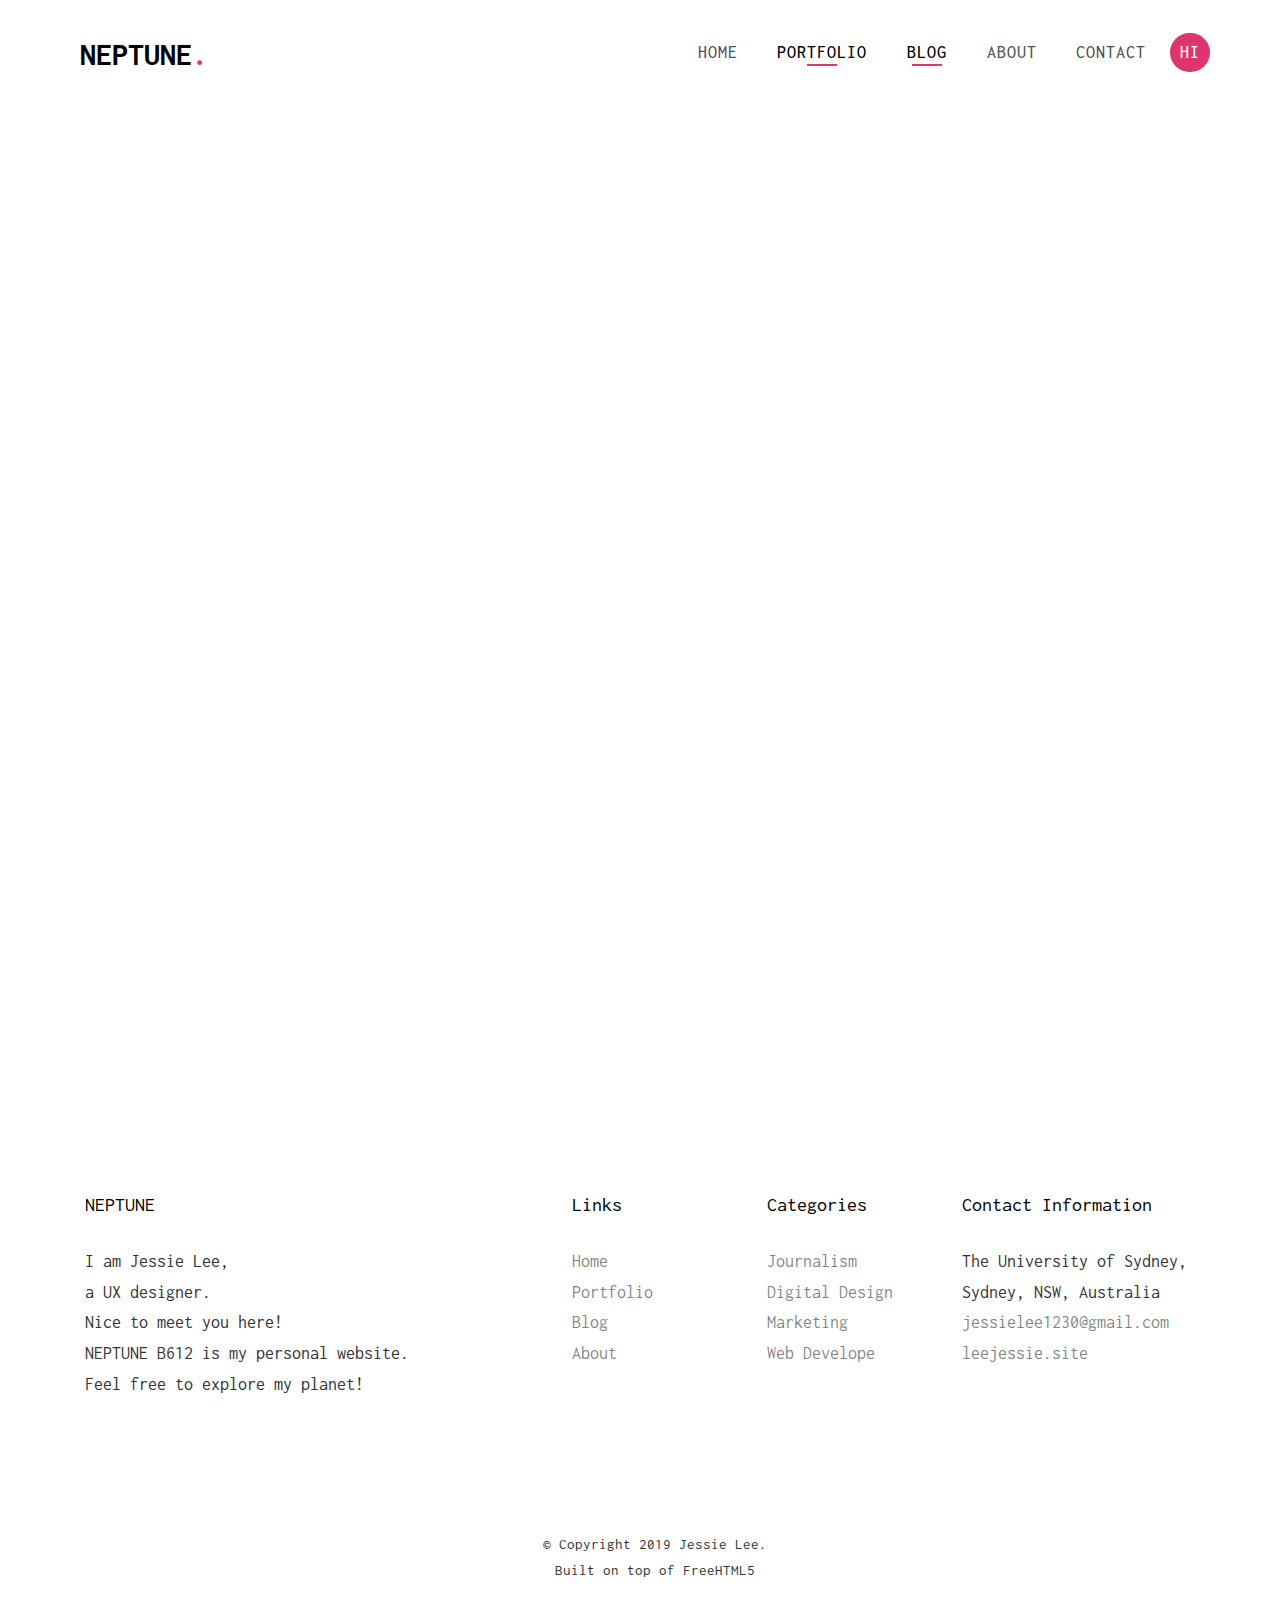
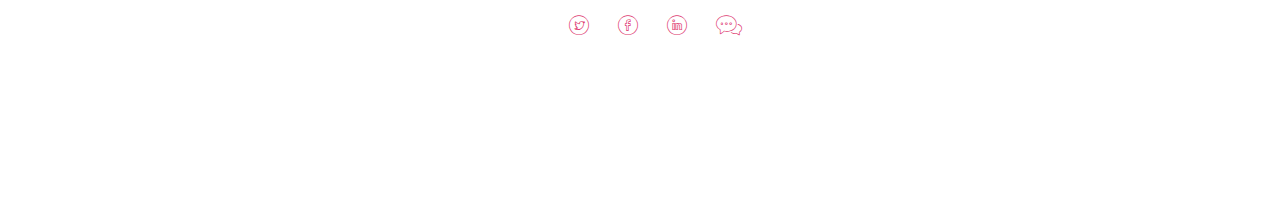
<file: about.html>
<!DOCTYPE HTML>
<html>

<head>
    <meta charset="utf-8">
    <meta http-equiv="X-UA-Compatible" content="IE=edge">
    <title>NEPTUNE - Jessie Lee</title>
    <meta name="viewport" content="width=device-width, initial-scale=1">
    <meta name="description" content="Jessie Lee's Personal Website" />
    <meta name="keywords" content="portfolio, personal website, Jessie Lee, Neptune, html5, css3, mobile first, responsive" />
    <meta name="author" content="Jessie Lee" />

    <!-- Facebook and Twitter integration -->
    <meta property="og:title" content="" />
    <meta property="og:image" content="" />
    <meta property="og:url" content="" />
    <meta property="og:site_name" content="" />
    <meta property="og:description" content="" />
    <meta name="twitter:title" content="" />
    <meta name="twitter:image" content="" />
    <meta name="twitter:url" content="" />
    <meta name="twitter:card" content="" />

    <!-- <link href="https://fonts.googleapis.com/css?family=Work+Sans:300,400,500,700,800" rel="stylesheet">	 -->
    <link href="https://fonts.googleapis.com/css?family=Inconsolata:400,700" rel="stylesheet">

    <!-- Animate.css -->
    <link rel="stylesheet" href="css/animate.css">

    <!-- Icomoon Icon Fonts-->
    <link rel="stylesheet" href="css/icomoon.css">
    <!-- Bootstrap  -->
    <link rel="stylesheet" href="css/bootstrap.css">
    <!-- Flexslider  -->
    <link rel="stylesheet" href="css/flexslider.css">

    <!-- Theme style  -->
    <link rel="stylesheet" href="css/style.css">

    <!-- Modernizr JS -->
    <script src="js/modernizr-2.6.2.min.js"></script>
    <!-- FOR IE9 below -->
    <!--[if lt IE 9]>
	<script src="js/respond.min.js"></script>
	<![endif]-->

</head>

<body>

    <!-- navigation -->

    <div class="fh5co-loader"></div>

    <div id="page">
        <nav class="fh5co-nav" role="navigation">
            <div class="top-menu">
                <div class="container">
                    <div class="row">
                        <div class="col-xs-2">
                            <div id="fh5co-logo"><a href="index.html">NEPTUNE<span>.</span></a></div>
                        </div>
                        <div class="col-xs-10 text-right menu-1">
                            <ul>
                                <li><a href="index.html">Home</a></li>

                                <li class="has-dropdown active">
                                    <a href="portfolio.html">Portfolio</a>
                                    <ul class="dropdown">

                                            <li><a href="interactiondesign.html">Interaction Design</a></li>
                                        <li><a href="webdesign.html">Web Design</a></li>
                                        <li><a href="appdesign.html">APP Design</a></li>
                                        <li><a href="infodesign.html">Info Design</a></li>
                                        <li><a href="graphicdesign.html">Graphic Design</a></li>
                                    </ul>
                                </li>

                                <li class="has-dropdown active">
                                    <a href="blog.html">Blog</a>
                                    <ul class="dropdown">
                                        <li><a href="eventplanning.html">Event Planning</a></li>
                                        <li><a href="newswriting.html">News Writing</a></li>
                                        <li><a href="photography.html">Photography</a></li>
                                        <li><a href="videoclip.html">Video Clip</a></li>
                                        <li><a href="magazine.html">Magazine</a></li>
                                    </ul>
                                </li>
                                <li><a href="about.html">About</a></li>
                                <li><a href="contact.html">Contact</a></li>
                                <li class="btn-cta"><a href="mailto:jessielee1230@gmail.com"><span>HI</span></a></li>

                            </ul>
                        </div>
                    </div>
                </div>
            </div>
        </nav>

        <!-- navigation end -->

        <!-- about -->




        <div id="">
            <div class="container">
                <div class="row animate-box">
                    <div class="col-md-8 col-md-offset-2 text-center fh5co-heading">
                        <h2 style="font-family: impact; font-size:90px;">I am Jessie Lee.</h2>
                        <p>A passionate UX Designer.</p>
                        <p><a href="mailto:jessielee1230@gmail.com" class="btn btn-default btn-lg">Ask for My Resume</a></p>
                        <div>
                            <img src="images/portrait2.jpg" width= 100% height = 100%  alt="my profile">
                        </div>
                    </div>

                </div>

                <!-- footer -->

    <footer id="fh5co-footer" role="contentinfo">
        <div class="container">
            <div class="row row-pb-md">
                <div class="col-md-4 fh5co-widget">
                    <h4>NEPTUNE</h4>
                    <p>I am Jessie Lee, <br>a UX designer.<br> Nice to meet you here!<br> NEPTUNE B612 is my
                        personal website.<br> Feel free to explore my planet!</p>
                </div>
                <div class="col-md-2 col-md-push-1 fh5co-widget">
                    <h4>Links</h4>
                    <ul class="fh5co-footer-links">
                        <li><a href="index.html" target="_blank">Home</a></li>
                        <li><a href="portfolio.html" target="_blank">Portfolio</a></li>
                        <li><a href="blog.html" target="_blank">Blog</a></li>
                        <li><a href="about.html" target="_blank">About</a></li>
                    </ul>
                </div>

                <div class="col-md-2 col-md-push-1 fh5co-widget">
                    <h4>Categories</h4>
                    <ul class="fh5co-footer-links">
                        <li><a href="newswriting.html" target="_blank">Journalism</a></li>
                        <li><a href="appdesign.html" target="_blank">Digital Design</a></li>
                        <li><a href="eventplanning.html" target="_blank">Marketing</a></li>
                        <li><a href="webdesign.html" target="_blank">Web Develope</a></li>
                    </ul>
                </div>

                <div class="col-md-4 col-md-push-1 fh5co-widget">
                    <h4>Contact Information</h4>
                    <ul class="fh5co-footer-links">
                        <li>The University of Sydney, <br> Sydney, NSW, Australia</li>
                        <li><a href="mailto:jessielee1230@gmail.com">jessielee1230@gmail.com</a></li>
                        <li><a href="http://leejessie.site" target="_blank">leejessie.site</a></li>
                    </ul>
                </div>

            </div>

            <div class="row copyright">
                <div class="col-md-12 text-center">
                    <p>
                        <small class="block">&copy; Copyright 2019 Jessie Lee.</small>
                        <small class="block">Built on top of FreeHTML5</small>
                    </p>
                    <p>
                        <ul class="fh5co-social-icons">
                            <li><a href="http://twitter.com/" target="_blank"><i class="icon-twitter"></i></a></li>
                            <li><a href="https://www.facebook.com/" target="_blank"><i class="icon-facebook"></i></a></li>
                            <li><a href="https://www.linkedin.com/" target="_blank"><i class="icon-linkedin"></i></a></li>
                            <li>
                                <a href="images/qrcode.jpg" target="_blank"><i class=" icon-chat "></i></a></li>
                        </ul>
                    </p>
                </div>
            </div>

        </div>
    </footer>

                <!-- footer end-->

            </div>

            <div class="gototop js-top ">
                <a href="# " class="js-gotop "><i class="icon-arrow-up22 "></i></a>
            </div>

            <!-- jQuery -->
            <script src="js/jquery.min.js "></script>
            <!-- jQuery Easing -->
            <script src="js/jquery.easing.1.3.js "></script>
            <!-- Bootstrap -->
            <script src="js/bootstrap.min.js "></script>
            <!-- Waypoints -->
            <script src="js/jquery.waypoints.min.js "></script>
            <!-- Flexslider -->
            <script src="js/jquery.flexslider-min.js "></script>
            <!-- Main -->
            <script src="js/main.js "></script>

</body>

</html>
</file>
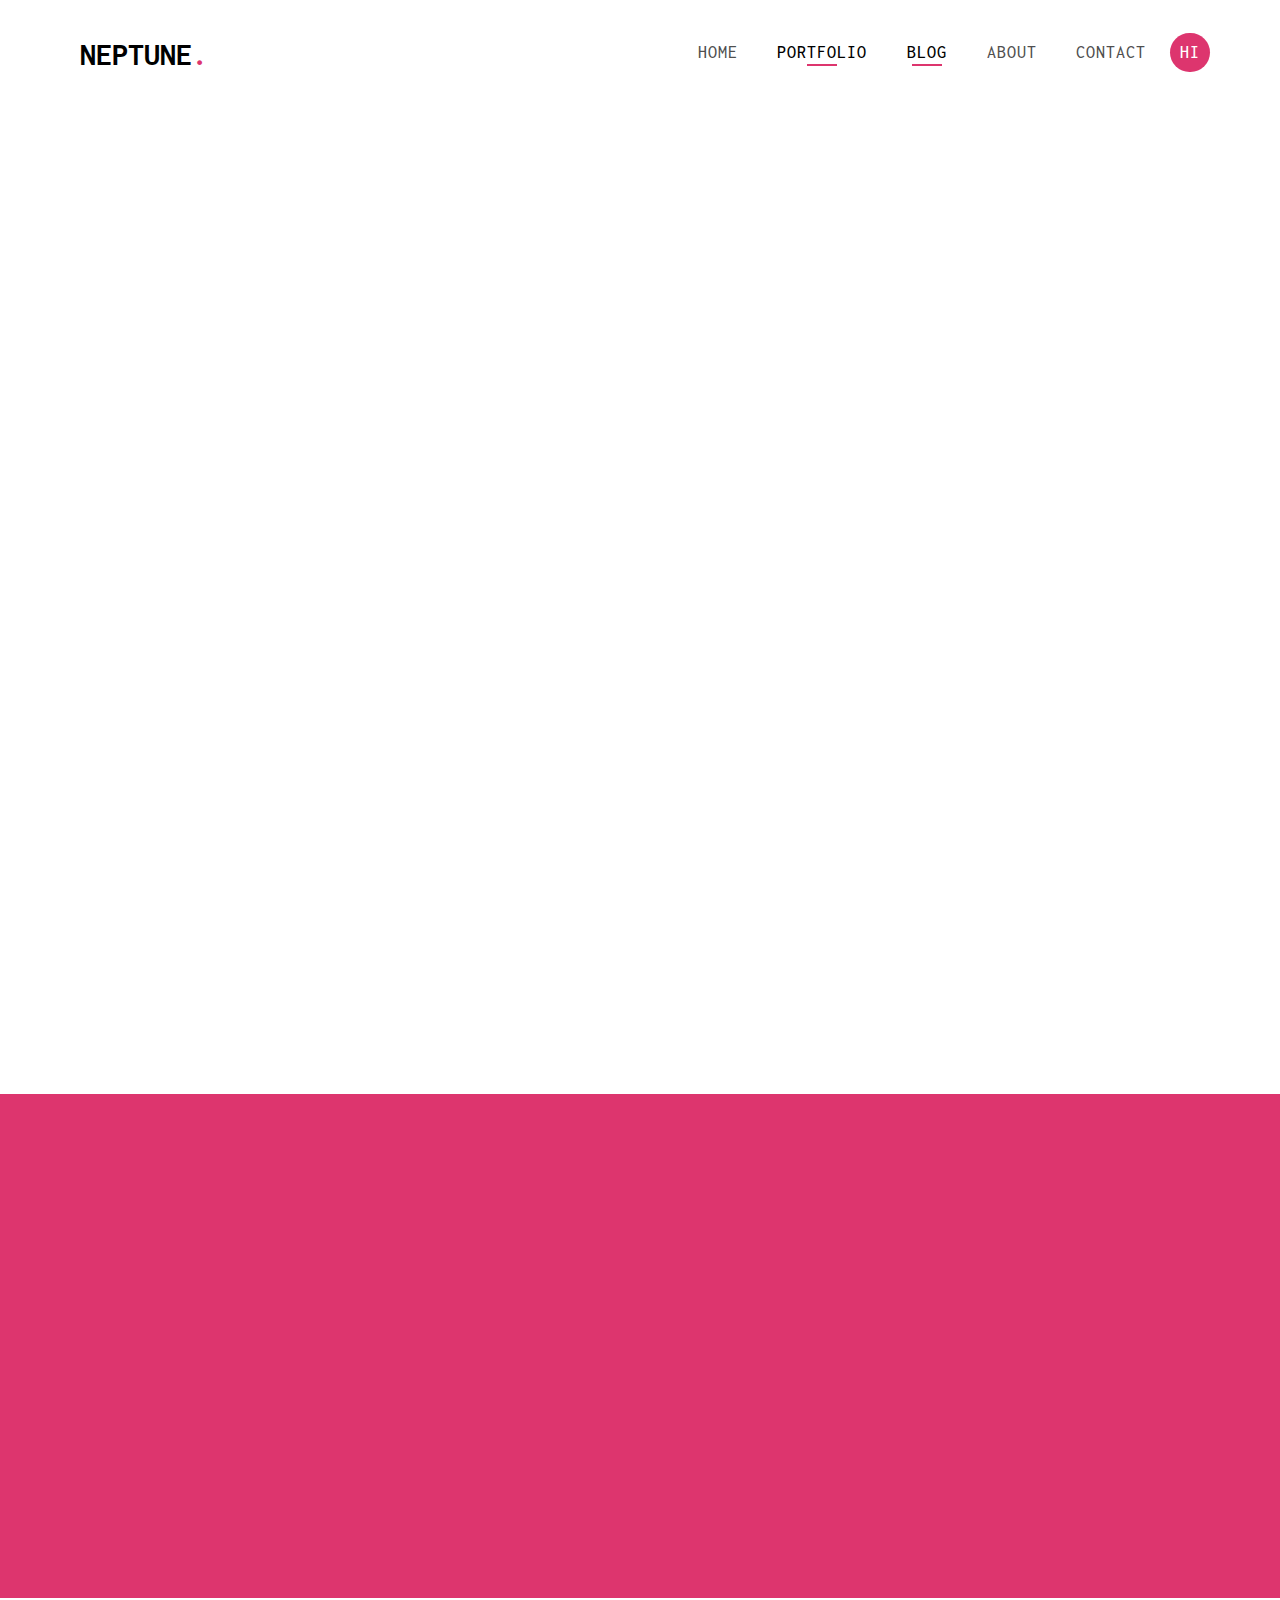
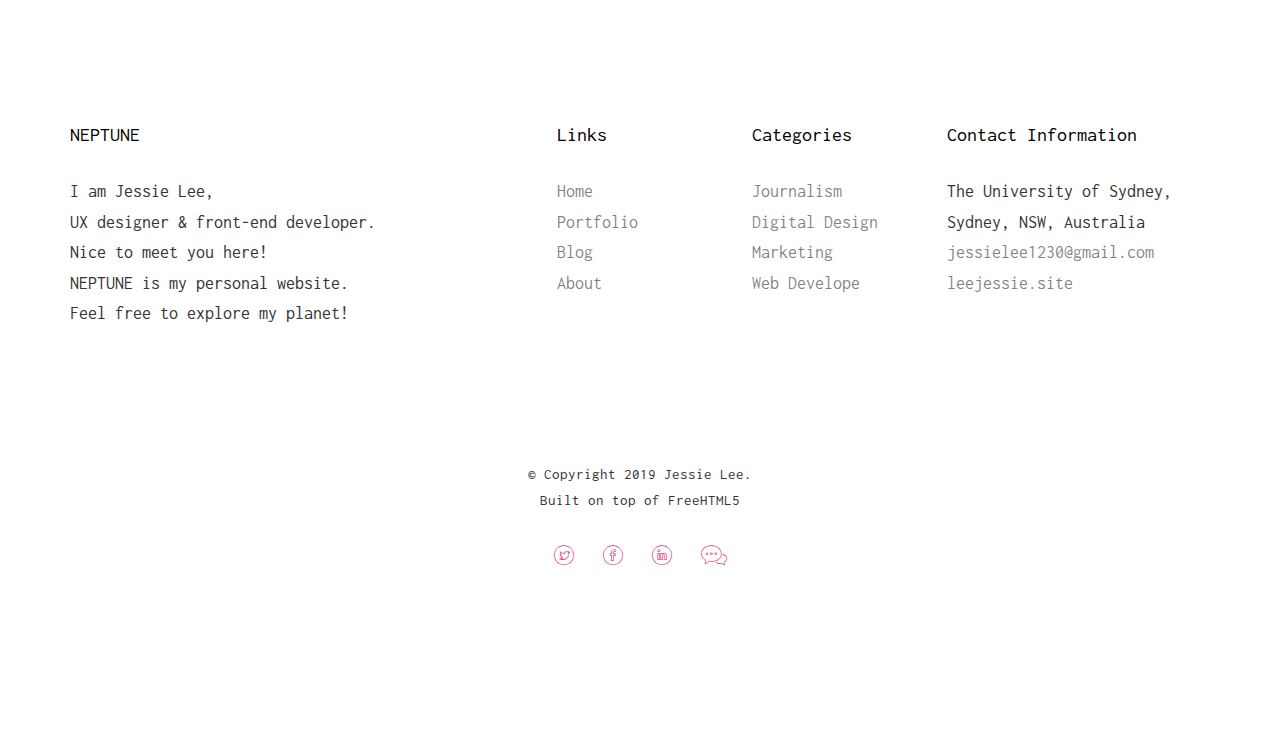
<file: contact.html>
<!DOCTYPE HTML>
<html>

<head>
    <meta charset="utf-8">
    <meta http-equiv="X-UA-Compatible" content="IE=edge">
    <title>NEPTUNE - Jessie Lee</title>
    <meta name="viewport" content="width=device-width, initial-scale=1">
    <meta name="description" content="Jessie Lee's Personal Website" />
    <meta name="keywords" content="portfolio, personal website, Jessie Lee, Neptune, html5, css3, mobile first, responsive" />
    <meta name="author" content="Jessie Lee" />

    <!-- Facebook and Twitter integration -->
    <meta property="og:title" content="" />
    <meta property="og:image" content="" />
    <meta property="og:url" content="" />
    <meta property="og:site_name" content="" />
    <meta property="og:description" content="" />
    <meta name="twitter:title" content="" />
    <meta name="twitter:image" content="" />
    <meta name="twitter:url" content="" />
    <meta name="twitter:card" content="" />

    <!-- <link href="https://fonts.googleapis.com/css?family=Work+Sans:300,400,500,700,800" rel="stylesheet">	 -->
    <link href="https://fonts.googleapis.com/css?family=Inconsolata:400,700" rel="stylesheet">

    <!-- Animate.css -->
    <link rel="stylesheet" href="css/animate.css">

    <!-- Icomoon Icon Fonts-->
    <link rel="stylesheet" href="css/icomoon.css">
    <!-- Bootstrap  -->
    <link rel="stylesheet" href="css/bootstrap.css">
    <!-- Flexslider  -->
    <link rel="stylesheet" href="css/flexslider.css">

    <!-- Theme style  -->
    <link rel="stylesheet" href="css/style.css">

    <!-- Modernizr JS -->
    <script src="js/modernizr-2.6.2.min.js"></script>
    <!-- FOR IE9 below -->
    <!--[if lt IE 9]>
	<script src="js/respond.min.js"></script>
	<![endif]-->

</head>

<body>

    <!-- navigation -->

    <div class="fh5co-loader"></div>

    <div id="page">
        <nav class="fh5co-nav" role="navigation">
            <div class="top-menu">
                <div class="container">
                    <div class="row">
                        <div class="col-xs-2">
                            <div id="fh5co-logo"><a href="index.html">NEPTUNE<span>.</span></a></div>
                        </div>
                        <div class="col-xs-10 text-right menu-1">
                            <ul>
                                <li><a href="index.html">Home</a></li>

                                <li class="has-dropdown active">
                                    <a href="portfolio.html">Portfolio</a>
                                    <ul class="dropdown">

                                            <li><a href="interactiondesign.html">Interaction Design</a></li>
                                        <li><a href="webdesign.html">Web Design</a></li>
                                        <li><a href="appdesign.html">APP Design</a></li>
                                        <li><a href="infodesign.html">Info Design</a></li>
                                        <li><a href="graphicdesign.html">Graphic Design</a></li>
                                    </ul>
                                </li>

                                <li class="has-dropdown active">
                                    <a href="blog.html">Blog</a>
                                    <ul class="dropdown">
                                        <li><a href="eventplanning.html">Event Planning</a></li>
                                        <li><a href="newswriting.html">News Writing</a></li>
                                        <li><a href="photography.html">Photography</a></li>
                                        <li><a href="videoclip.html">Video Clip</a></li>
                                        <li><a href="magazine.html">Magazine</a></li>
                                    </ul>
                                </li>
                                <li><a href="about.html">About</a></li>
                                <li><a href="contact.html">Contact</a></li>
                                <li class="btn-cta"><a href="mailto:jessielee1230@gmail.com"><span>HI</span></a></li>

                            </ul>
                        </div>
                    </div>
                </div>
            </div>
        </nav>

        <!-- navigation end -->

   <!-- <div id="fh5co-wireframe"> -->
            <div class="container">
                <br>
                <div class="row animate-box">

                    <div class="row">
                        <div class="col-md-5 animate-box  text-center">
                            <div >
                                <img src="images/portrait3.jpg" width= 80% height = 80% alt="my profile">
                            </div>
                        </div>
                        <div class="col-md-7 animate-box text-center">
  <br>
                              <br>
                                <br>
                             <h2 style="font-family: impact; font-size:90px;">Hey! Nice to meet you here!</h2>
                        <p>Let's keep in touch!</p>

                        </div>
                    </div>
                </div>
            </div>
        </div>

        <br>
        <br>

            <div class="container">
                <div class="row">
                    <div class="col-md-3 col-md-push-1 animate-box">

                        <ul class="contact-info">
                            <br>
                            <li><i class="icon-location"></i>Sydney, NSW, 2008</li>
                            <li><i class="icon-mail22"></i><a href="mailto:jessielee1230@gmail.com">jessielee1230@gmail.com</a></li>
                            <li><i class="icon-globe2"></i><a href="http://leejessie.site" target="_blank">leejessie.site</a></li>
                        </ul>
                    </div>
                    <div class="col-md-6 col-md-push-2 animate-box">

                        <div class="row">
                            <form action="https://formspree.io/jessielee1230@gmail.com" method="POST">
                                <div class="col-md-6">
                                    <div class="form-group">
                                        <input type="text" class="form-control" placeholder="Name">
                                    </div>
                                </div>
                                <div class="col-md-6">
                                    <div class="form-group">
                                        <input type="text" class="form-control" placeholder="Email">
                                    </div>
                                </div>
                                <div class="col-md-12">
                                    <div class="form-group">
                                        <textarea name="" class="form-control" id="" cols="30" rows="7" placeholder="Hello!"></textarea>
                                    </div>
                                </div>
                                <div class="col-md-12">
                                    <div class="form-group text-center">
                                        <input type="submit" value="Send Message" class="btn btn-primary">
                                    </div>
                                </div>
                            </form>
                        </div>
                    </div>
                </div>
            </div>
        </div>

        <div id="fh5co-started">
            <div class="overlay"></div>
            <div class="container">
                <div class="row animate-box">
                    <div class="col-md-8 col-md-offset-2 text-center fh5co-heading">
                        <h2>Contact Me!</h2>
                        <p>I am available for freelancing. If you have any project, feel free to contact me on SnapChat or WeChat! (Please note before you send me a friend request.:)</p>
                        <p><a href="images/qrcode.jpg" target="_blank" class="btn btn-default btn-lg">SAY HI</a></p>
                    </div>
                </div>
            </div>
        </div>


        <!-- footer -->

    <footer id="fh5co-footer" role="contentinfo">
        <div class="container">
            <div class="row row-pb-md">
                <div class="col-md-4 fh5co-widget">
                    <h4>NEPTUNE</h4>
                    <p>I am Jessie Lee, <br>UX designer & front-end developer.<br> Nice to meet you here!<br> NEPTUNE is my
                        personal website.<br> Feel free to explore my planet!</p>
                </div>
                <div class="col-md-2 col-md-push-1 fh5co-widget">
                    <h4>Links</h4>
                    <ul class="fh5co-footer-links">
                        <li><a href="index.html" target="_blank">Home</a></li>
                        <li><a href="portfolio.html" target="_blank">Portfolio</a></li>
                        <li><a href="blog.html" target="_blank">Blog</a></li>
                        <li><a href="about.html" target="_blank">About</a></li>
                    </ul>
                </div>

                <div class="col-md-2 col-md-push-1 fh5co-widget">
                    <h4>Categories</h4>
                    <ul class="fh5co-footer-links">
                        <li><a href="newswriting.html" target="_blank">Journalism</a></li>
                        <li><a href="appdesign.html" target="_blank">Digital Design</a></li>
                        <li><a href="eventplanning.html" target="_blank">Marketing</a></li>
                        <li><a href="webdesign.html" target="_blank">Web Develope</a></li>
                    </ul>
                </div>

                <div class="col-md-4 col-md-push-1 fh5co-widget">
                    <h4>Contact Information</h4>
                    <ul class="fh5co-footer-links">
                        <li>The University of Sydney, <br> Sydney, NSW, Australia</li>
                        <li><a href="mailto:jessielee1230@gmail.com">jessielee1230@gmail.com</a></li>
                        <li><a href="http://leejessie.site" target="_blank">leejessie.site</a></li>
                    </ul>
                </div>

            </div>

            <div class="row copyright">
                <div class="col-md-12 text-center">
                    <p>
                        <small class="block">&copy; Copyright 2019 Jessie Lee.</small>
                        <small class="block">Built on top of FreeHTML5</small>
                    </p>
                    <p>
                        <ul class="fh5co-social-icons">
                            <li><a href="http://twitter.com/" target="_blank"><i class="icon-twitter"></i></a></li>
                            <li><a href="https://www.facebook.com/" target="_blank"><i class="icon-facebook"></i></a></li>
                            <li><a href="https://www.linkedin.com/" target="_blank"><i class="icon-linkedin"></i></a></li>
                            <li>
                                <a href="images/qrcode.jpg" target="_blank"><i class=" icon-chat "></i></a></li>
                        </ul>
                    </p>
                </div>
            </div>

        </div>
    </footer>

        <!-- footer end-->
    </div>

    <div class="gototop js-top ">
        <a href="# " class="js-gotop "><i class="icon-arrow-up22 "></i></a>
    </div>

    <!-- jQuery -->
    <script src="js/jquery.min.js "></script>
    <!-- jQuery Easing -->
    <script src="js/jquery.easing.1.3.js "></script>
    <!-- Bootstrap -->
    <script src="js/bootstrap.min.js "></script>
    <!-- Waypoints -->
    <script src="js/jquery.waypoints.min.js "></script>
    <!-- Flexslider -->
    <script src="js/jquery.flexslider-min.js "></script>
    <!-- Main -->
    <script src="js/main.js "></script>

</body>

</html>
</file>
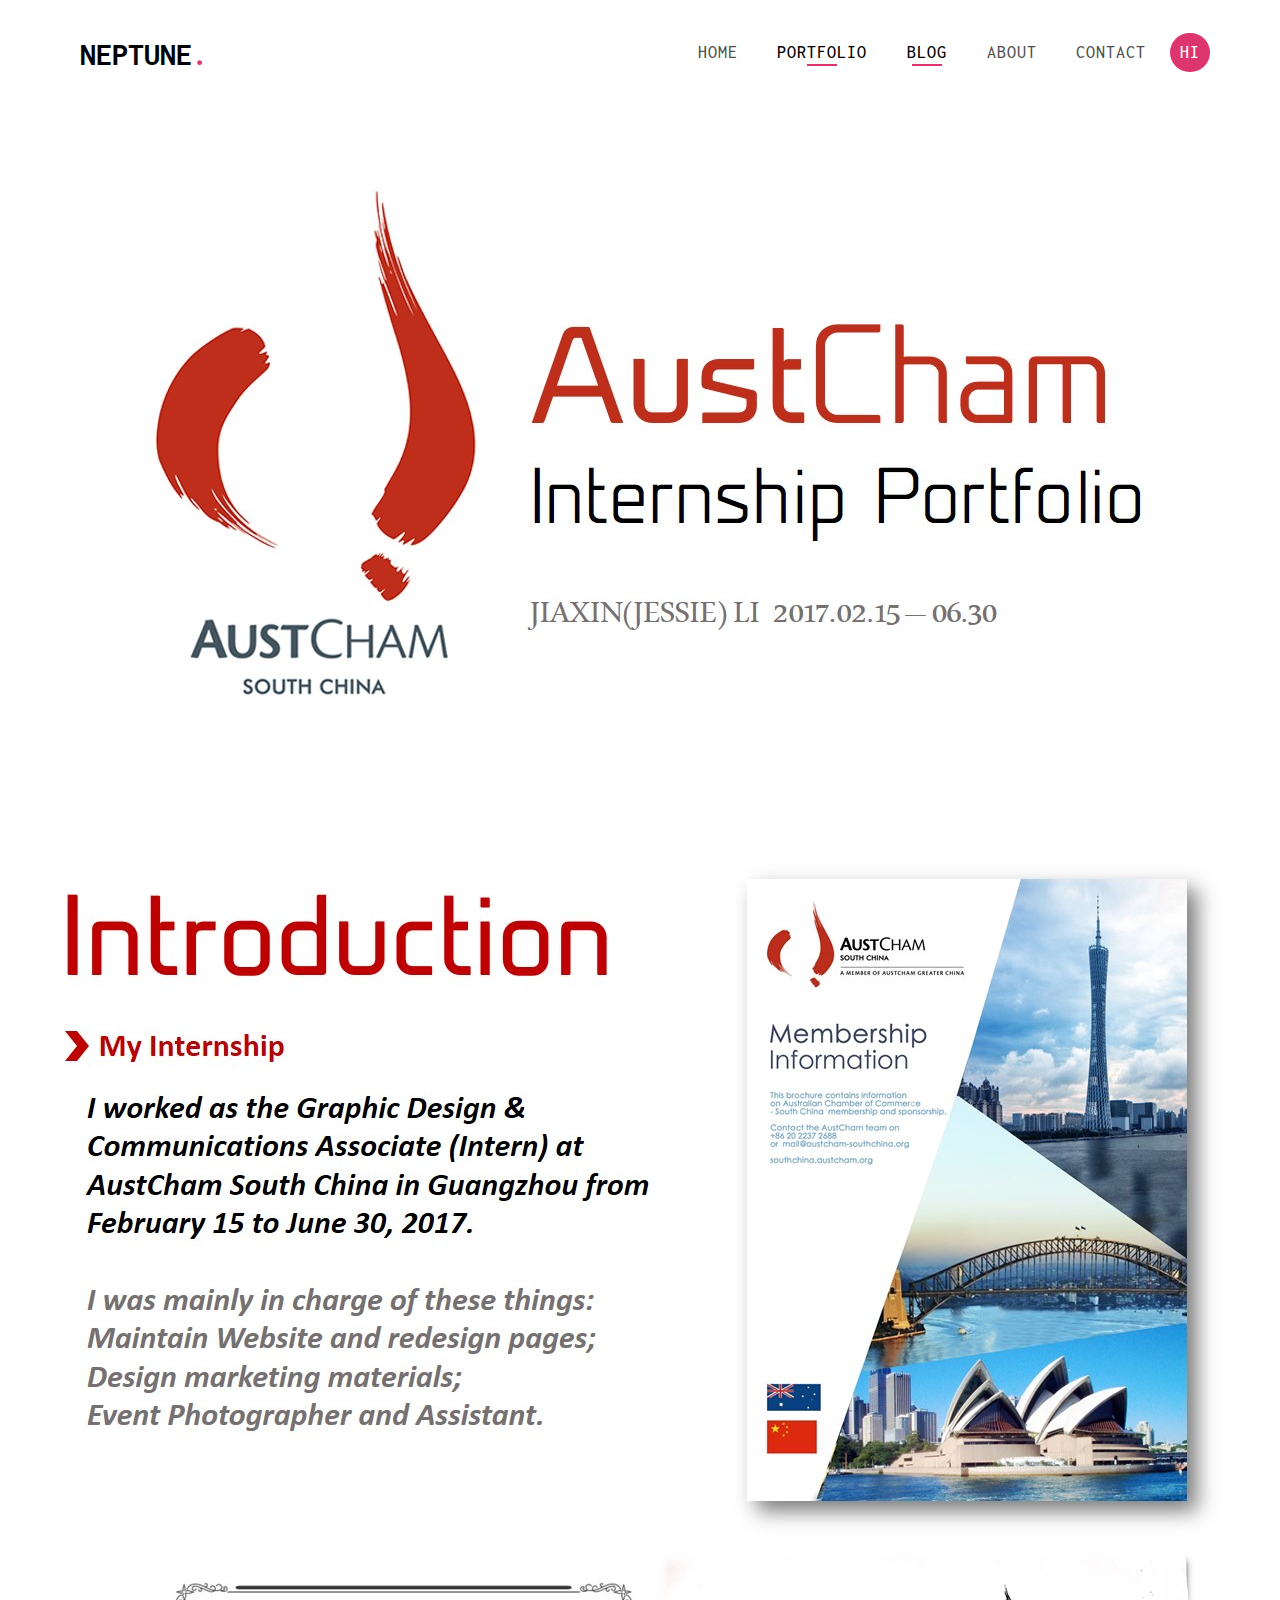
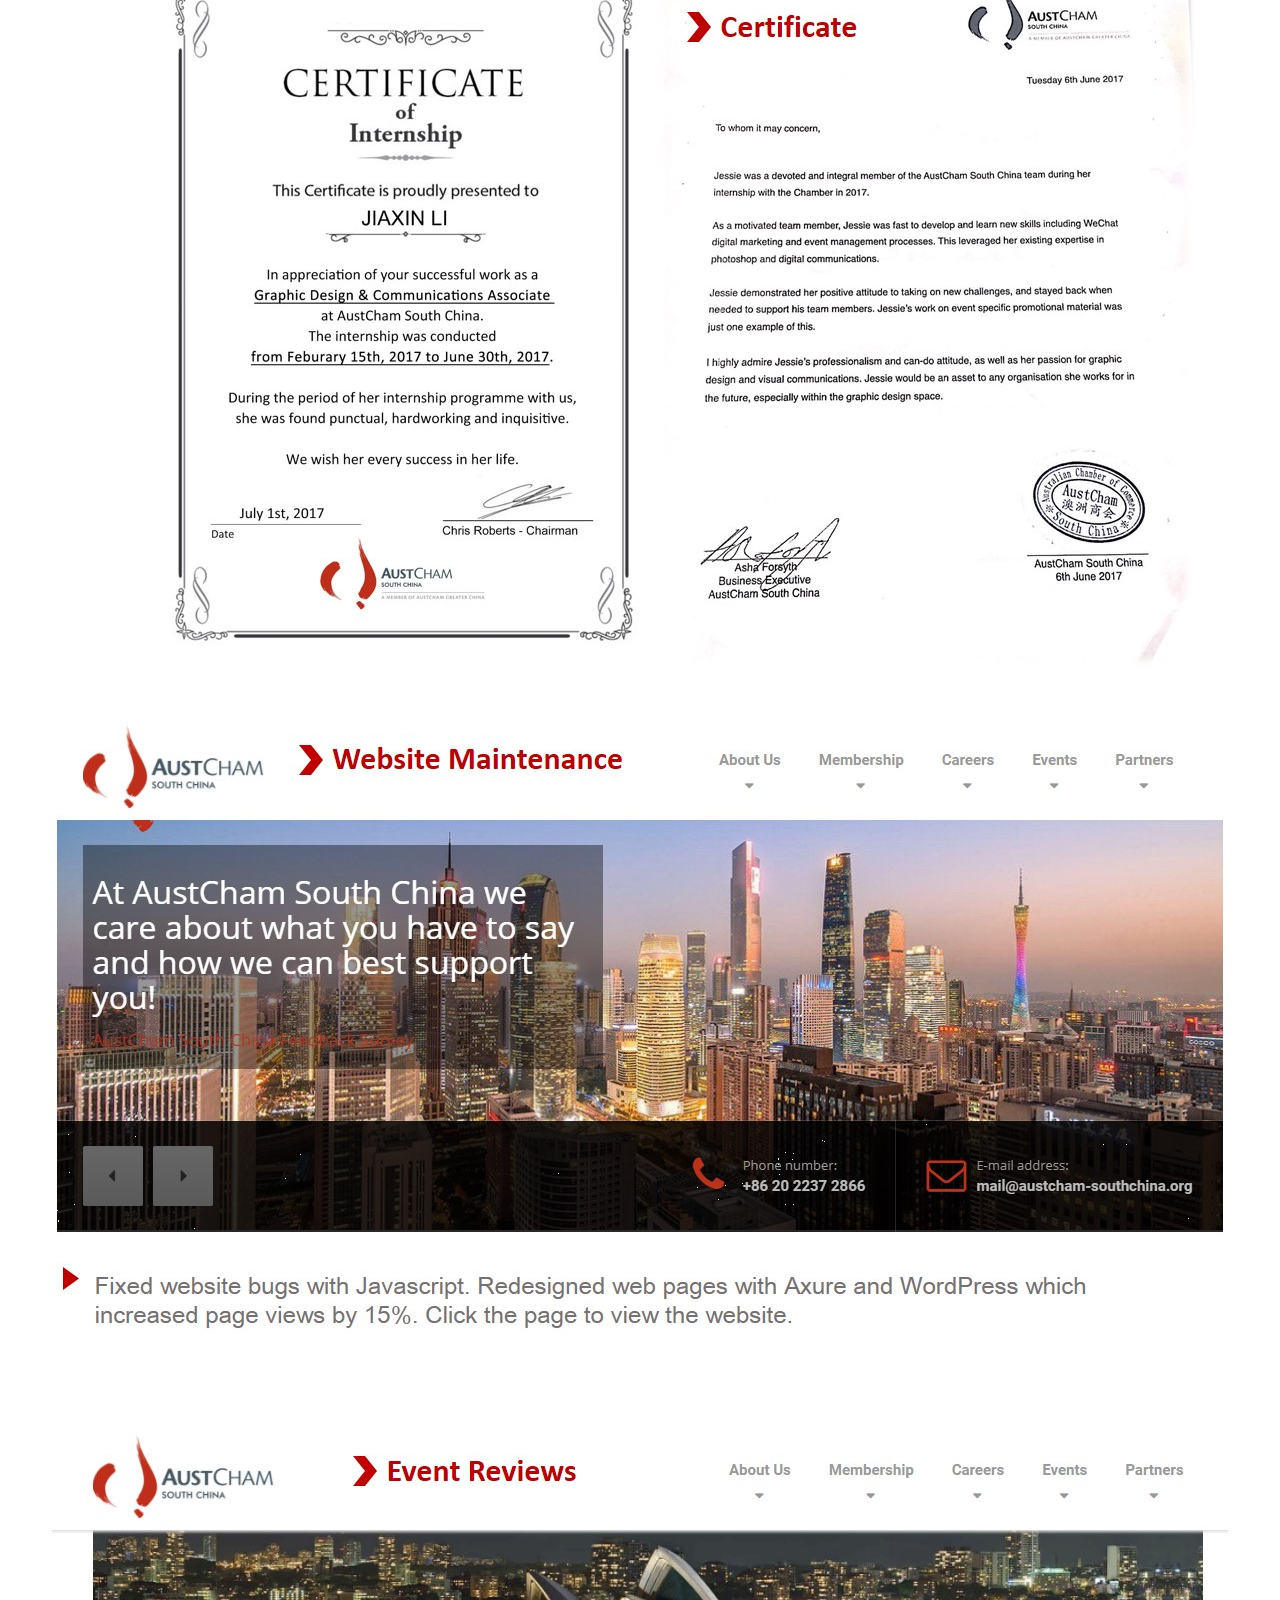
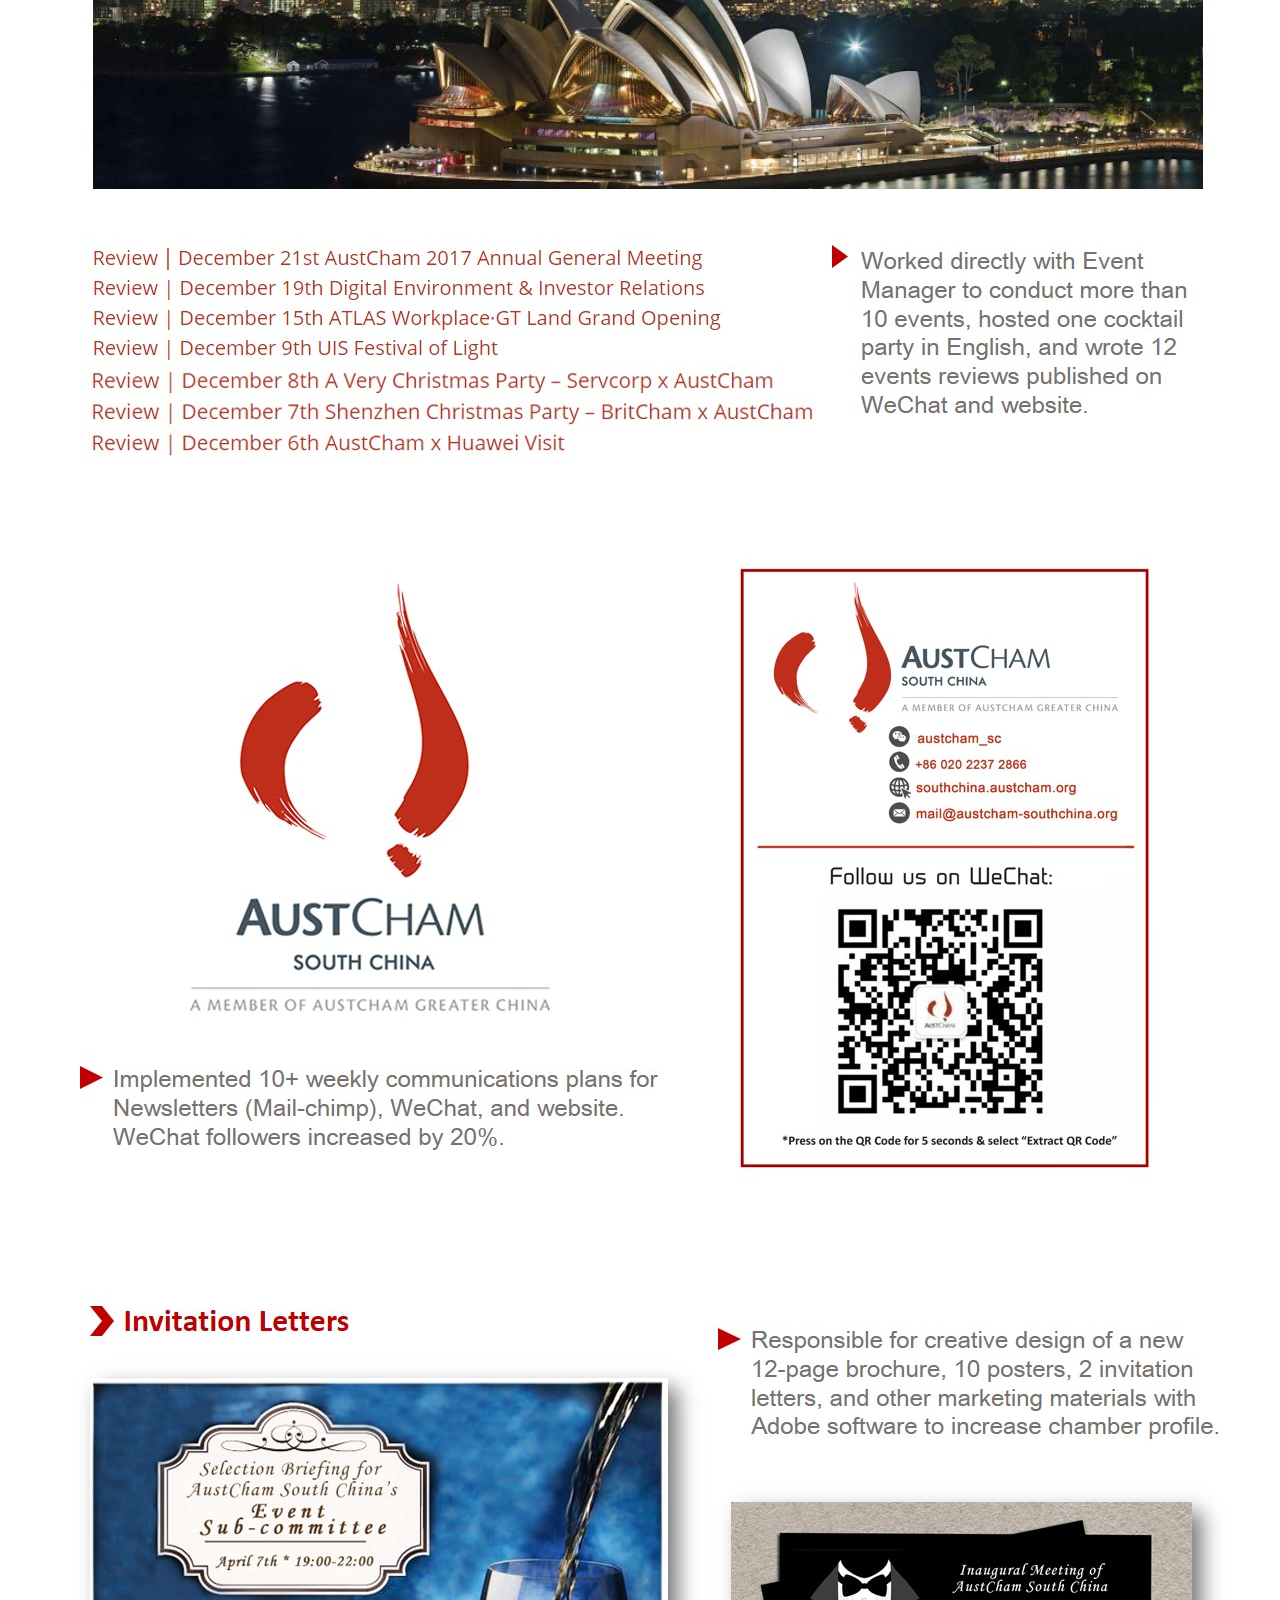
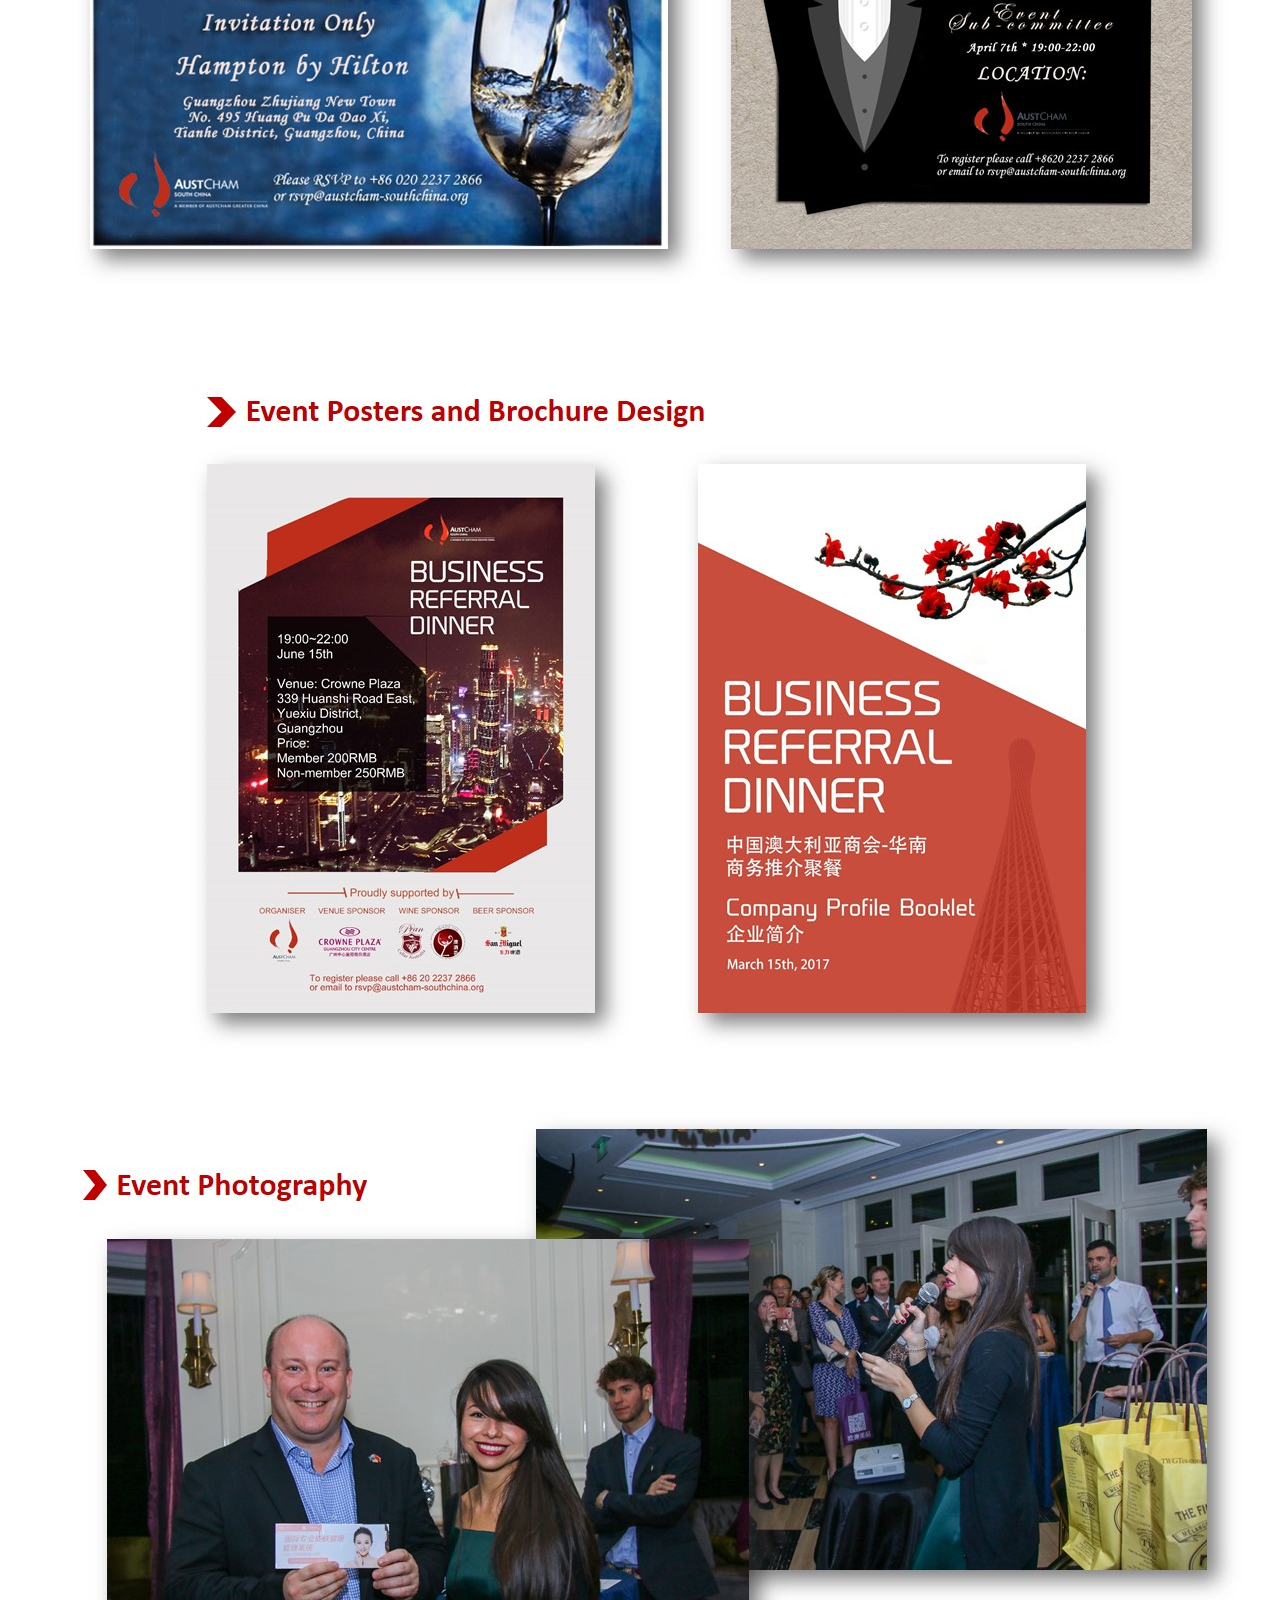
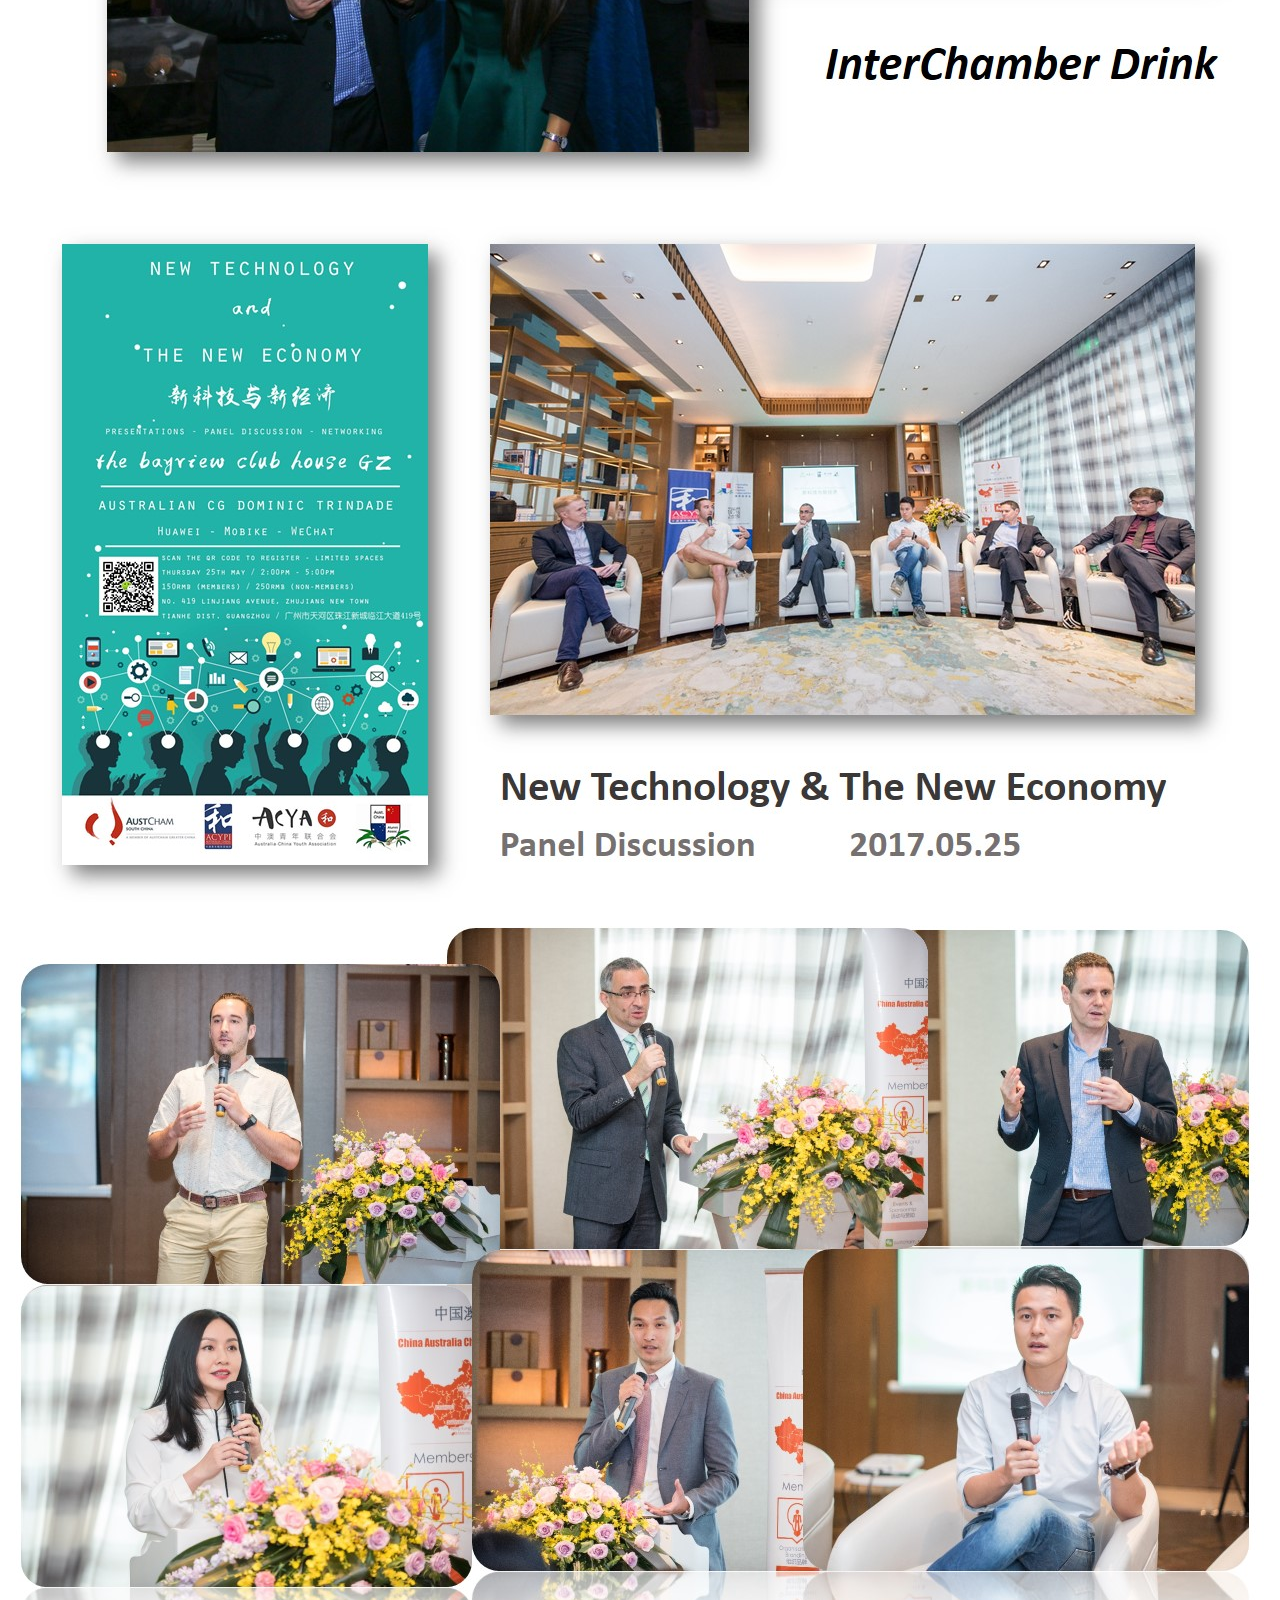
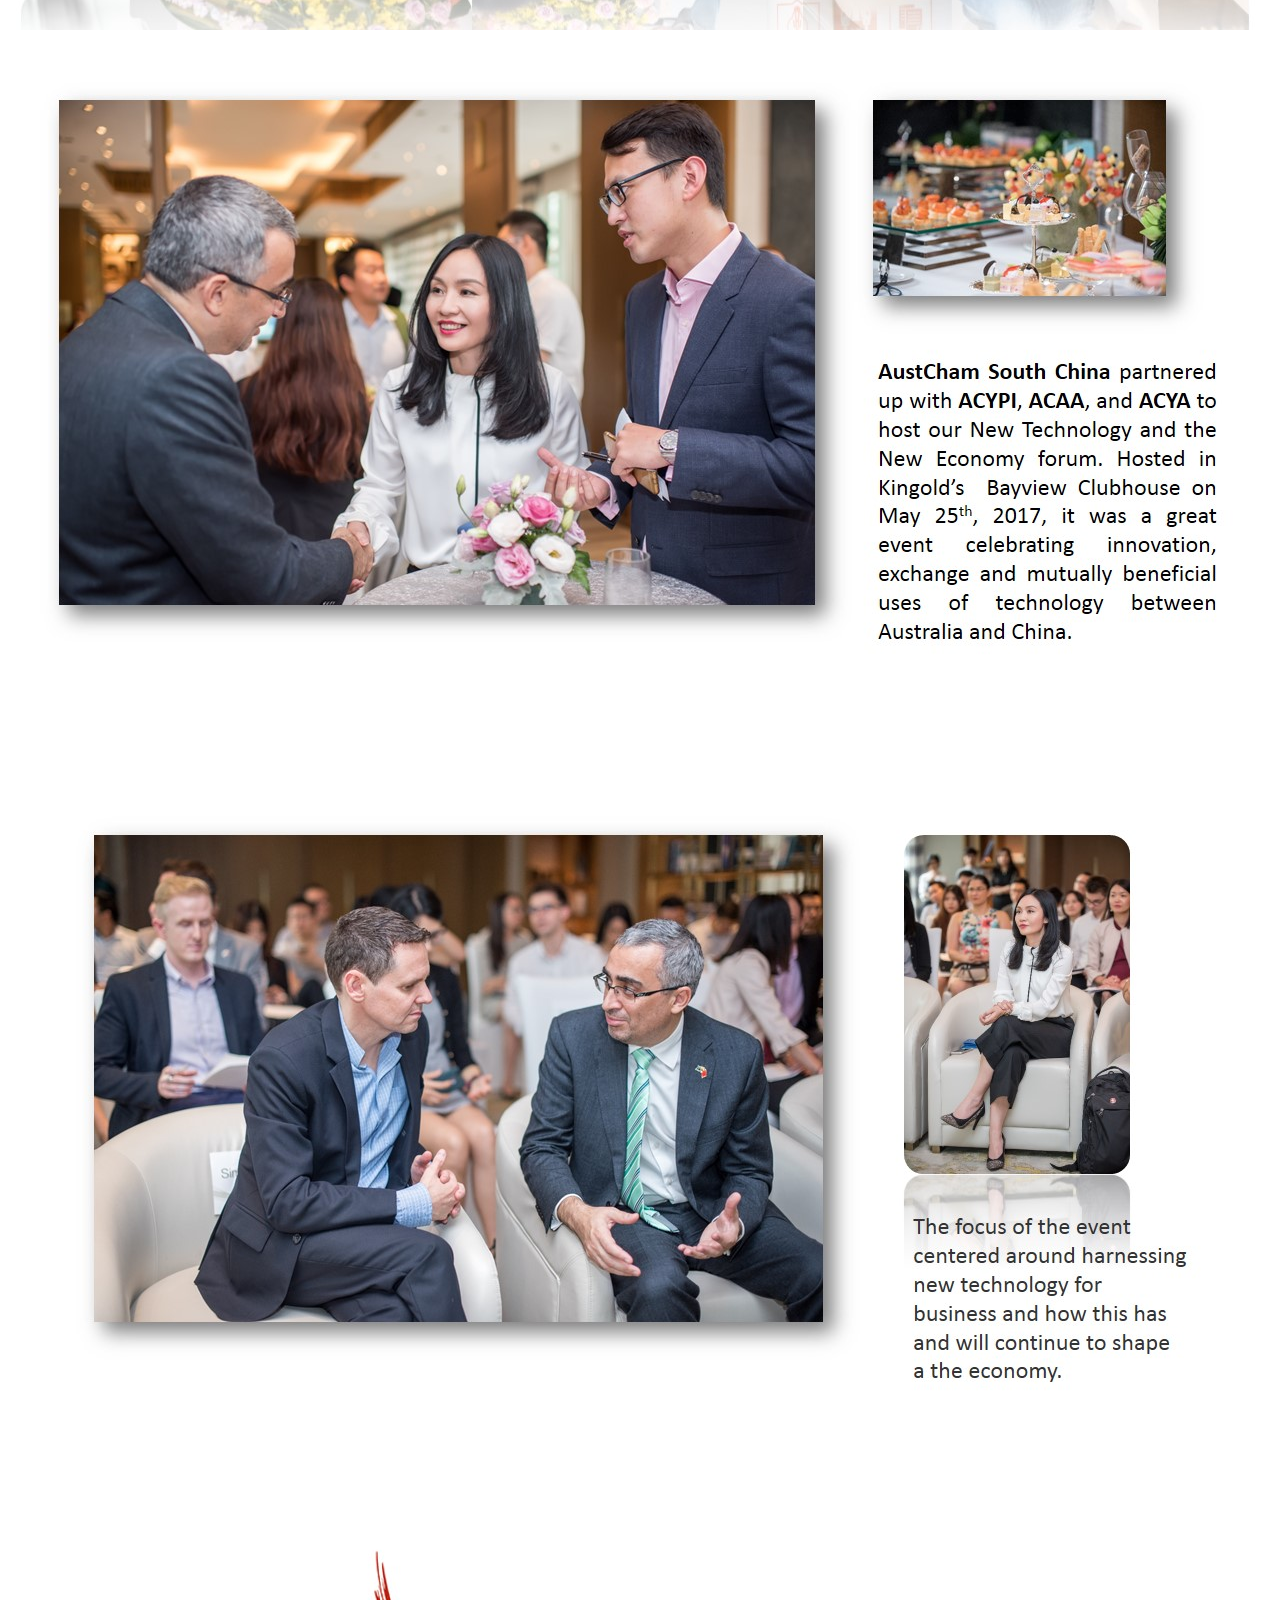
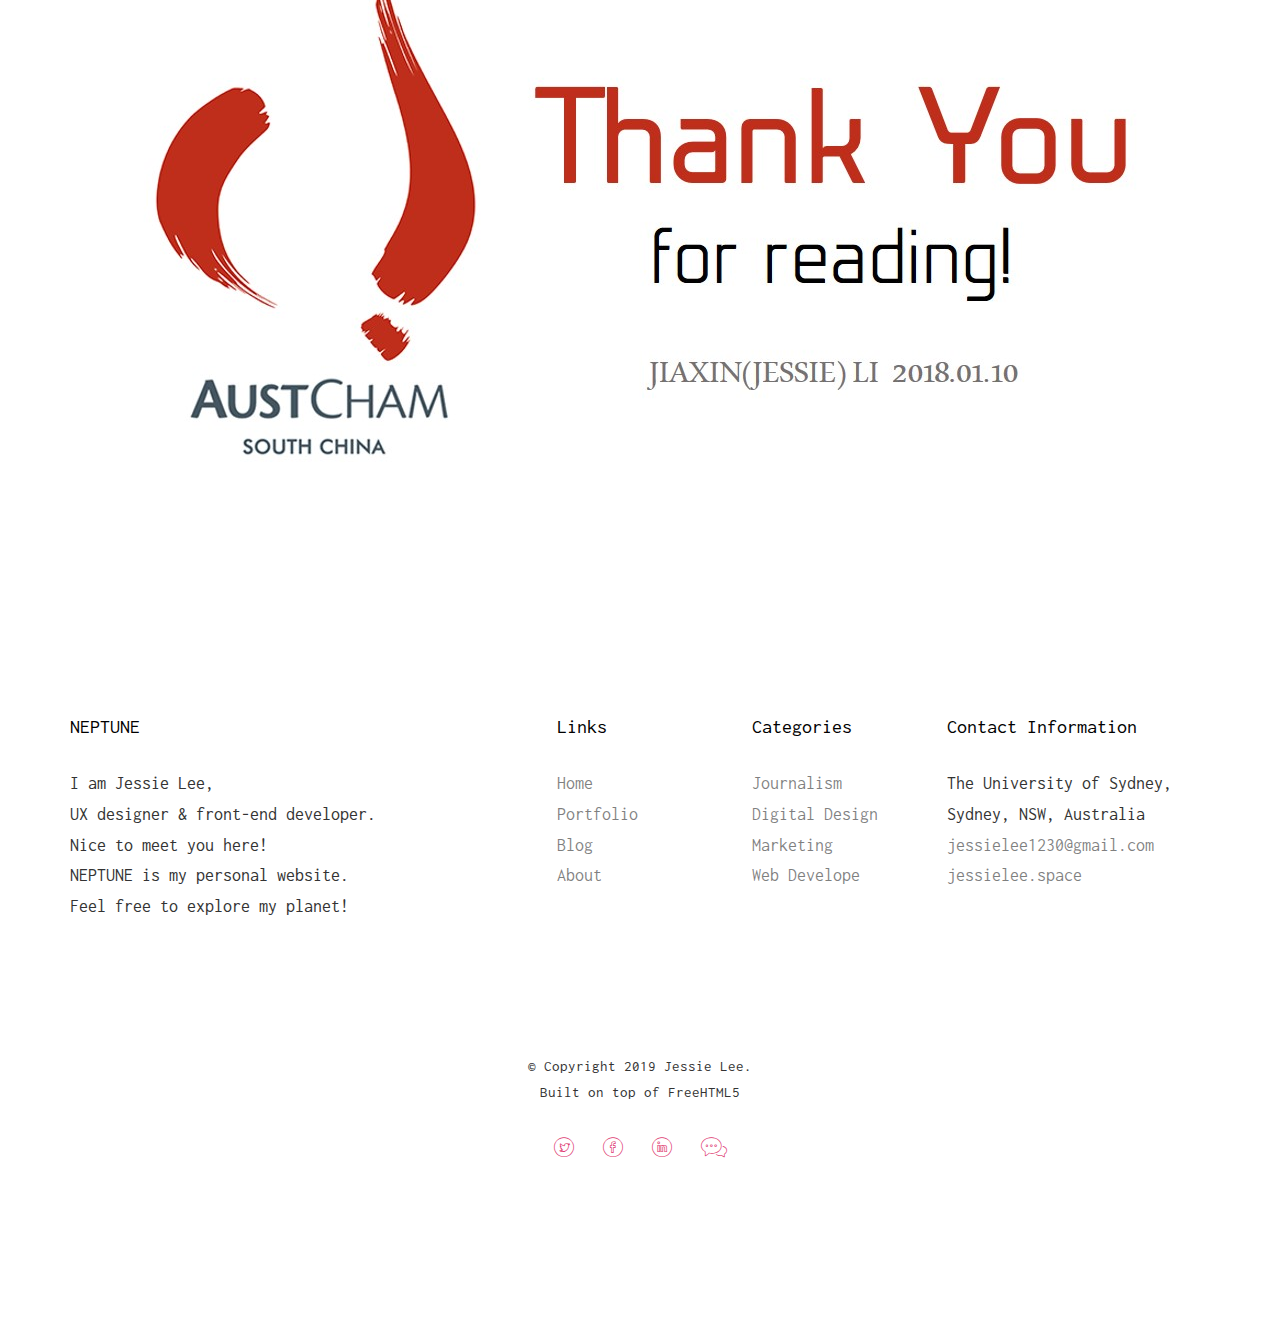
<file: eventplanning.html>
<!DOCTYPE HTML>
<html>

<head>
    <meta charset="utf-8">
    <meta http-equiv="X-UA-Compatible" content="IE=edge">
    <title>NEPTUNE - Jessie Lee</title>
    <meta name="viewport" content="width=device-width, initial-scale=1">
    <meta name="description" content="Jessie Lee's Personal Website" />
    <meta name="keywords" content="portfolio, personal website, Jessie Lee, Neptune, html5, css3, mobile first, responsive" />
    <meta name="author" content="Jessie Lee" />

    <!-- Facebook and Twitter integration -->
    <meta property="og:title" content="" />
    <meta property="og:image" content="" />
    <meta property="og:url" content="" />
    <meta property="og:site_name" content="" />
    <meta property="og:description" content="" />
    <meta name="twitter:title" content="" />
    <meta name="twitter:image" content="" />
    <meta name="twitter:url" content="" />
    <meta name="twitter:card" content="" />

    <!-- <link href="https://fonts.googleapis.com/css?family=Work+Sans:300,400,500,700,800" rel="stylesheet">	 -->
    <link href="https://fonts.googleapis.com/css?family=Inconsolata:400,700" rel="stylesheet">

    <!-- Animate.css -->
    <link rel="stylesheet" href="css/animate.css">

    <!-- Icomoon Icon Fonts-->
    <link rel="stylesheet" href="css/icomoon.css">
    <!-- Bootstrap  -->
    <link rel="stylesheet" href="css/bootstrap.css">
    <!-- Flexslider  -->
    <link rel="stylesheet" href="css/flexslider.css">

    <!-- Theme style  -->
    <link rel="stylesheet" href="css/style.css">

    <!-- Modernizr JS -->
    <script src="js/modernizr-2.6.2.min.js"></script>
    <!-- FOR IE9 below -->
    <!--[if lt IE 9]>
	<script src="js/respond.min.js"></script>
	<![endif]-->

</head>

<body>

    <!-- navigation -->

    <div class="fh5co-loader"></div>

    <div id="page">
        <nav class="fh5co-nav" role="navigation">
            <div class="top-menu">
                <div class="container">
                    <div class="row">
                        <div class="col-xs-2">
                            <div id="fh5co-logo"><a href="index.html">NEPTUNE<span>.</span></a></div>
                        </div>
                        <div class="col-xs-10 text-right menu-1">
                            <ul>
                                <li><a href="index.html">Home</a></li>

                                <li class="has-dropdown active">
                                    <a href="portfolio.html">Portfolio</a>
                                    <ul class="dropdown">
                                        <li><a href="webdesign.html">Web Design</a></li>
                                        <li><a href="appdesign.html">APP Design</a></li>
                                        <li><a href="infodesign.html">Info Design</a></li>
                                        <li><a href="graphicdesign.html">Graphic Design</a></li>
                                    </ul>
                                </li>

                                <li class="has-dropdown active">
                                    <a href="blog.html">Blog</a>
                                    <ul class="dropdown">
                                        <li><a href="eventplanning.html">Event Planning</a></li>
                                        <li><a href="newswriting.html">News Writing</a></li>
                                        <li><a href="photography.html">Photography</a></li>
                                        <li><a href="videoclip.html">Video Clip</a></li>
                                        <li><a href="magazine.html">Magazine</a></li>
                                    </ul>
                                </li>
                                <li><a href="about.html">About</a></li>
                                <li><a href="contact.html">Contact</a></li>
                                <li class="btn-cta"><a href="mailto:jessielee1230@gmail.com"><span>HI</span></a></li>

                            </ul>
                        </div>
                    </div>
                </div>
            </div>
        </nav>

        <!-- navigation end -->

        <!-- content -->
        <div class="text-center">
            <img src="images/AUSTCHAM/AUSTCHAM (1).JPG" alt="AustCham Internship">
            <a href="http://southchina.austcham.org/" target="_blank">
                <img src="images/AUSTCHAM/AUSTCHAM (2).JPG" alt="AustCham Internship"></a>
            <img src="images/AUSTCHAM/AUSTCHAM (3).JPG" alt="AustCham Internship">
            <img src="images/AUSTCHAM/AUSTCHAM (4).JPG" alt="AustCham Internship">
            <img src="images/AUSTCHAM/AUSTCHAM (5).JPG" alt="AustCham Internship">
            <img src="images/AUSTCHAM/AUSTCHAM (6).JPG" alt="AustCham Internship">
            <img src="images/AUSTCHAM/AUSTCHAM (7).JPG" alt="AustCham Internship">
            <img src="images/AUSTCHAM/AUSTCHAM (8).JPG" alt="AustCham Internship">
            <img src="images/AUSTCHAM/AUSTCHAM (9).JPG" alt="AustCham Internship">
            <img src="images/AUSTCHAM/AUSTCHAM (10).JPG" alt="AustCham Internship">
            <img src="images/AUSTCHAM/AUSTCHAM (11).JPG" alt="AustCham Internship">
            <img src="images/AUSTCHAM/AUSTCHAM (12).JPG" alt="AustCham Internship">
            <img src="images/AUSTCHAM/AUSTCHAM (13).JPG" alt="AustCham Internship">
            <img src="images/AUSTCHAM/AUSTCHAM (14).JPG" alt="AustCham Internship">

        </div>
        <!-- content end-->


        <!-- footer -->
    <!-- footer -->

    <footer id="fh5co-footer" role="contentinfo">
        <div class="container">
            <div class="row row-pb-md">
                <div class="col-md-4 fh5co-widget">
                    <h4>NEPTUNE</h4>
                    <p>I am Jessie Lee, <br>UX designer & front-end developer.<br> Nice to meet you here!<br> NEPTUNE is my
                        personal website.<br> Feel free to explore my planet!</p>
                </div>
                <div class="col-md-2 col-md-push-1 fh5co-widget">
                    <h4>Links</h4>
                    <ul class="fh5co-footer-links">
                        <li><a href="index.html" target="_blank">Home</a></li>
                        <li><a href="portfolio.html" target="_blank">Portfolio</a></li>
                        <li><a href="blog.html" target="_blank">Blog</a></li>
                        <li><a href="about.html" target="_blank">About</a></li>
                    </ul>
                </div>

                <div class="col-md-2 col-md-push-1 fh5co-widget">
                    <h4>Categories</h4>
                    <ul class="fh5co-footer-links">
                        <li><a href="newswriting.html" target="_blank">Journalism</a></li>
                        <li><a href="appdesign.html" target="_blank">Digital Design</a></li>
                        <li><a href="eventplanning.html" target="_blank">Marketing</a></li>
                        <li><a href="webdesign.html" target="_blank">Web Develope</a></li>
                    </ul>
                </div>

                <div class="col-md-4 col-md-push-1 fh5co-widget">
                    <h4>Contact Information</h4>
                    <ul class="fh5co-footer-links">
                        <li>The University of Sydney, <br> Sydney, NSW, Australia</li>
                        <li><a href="mailto:jessielee1230@gmail.com">jessielee1230@gmail.com</a></li>
                        <li><a href="http://jessielee.space" target="_blank">jessielee.space</a></li>
                    </ul>
                </div>

            </div>

            <div class="row copyright">
                <div class="col-md-12 text-center">
                    <p>
                        <small class="block">&copy; Copyright 2019 Jessie Lee.</small>
                        <small class="block">Built on top of FreeHTML5</small>
                    </p>
                    <p>
                        <ul class="fh5co-social-icons">
                            <li><a href="http://twitter.com/" target="_blank"><i class="icon-twitter"></i></a></li>
                            <li><a href="https://www.facebook.com/" target="_blank"><i class="icon-facebook"></i></a></li>
                            <li><a href="https://www.linkedin.com/" target="_blank"><i class="icon-linkedin"></i></a></li>
                            <li>
                                <a href="images/qrcode.jpg" target="_blank"><i class=" icon-chat "></i></a></li>
                        </ul>
                    </p>
                </div>
            </div>

        </div>
    </footer>

        <!-- footer end-->
    </div>

    <div class="gototop js-top ">
        <a href="# " class="js-gotop "><i class="icon-arrow-up22 "></i></a>
    </div>

    <!-- jQuery -->
    <script src="js/jquery.min.js "></script>
    <!-- jQuery Easing -->
    <script src="js/jquery.easing.1.3.js "></script>
    <!-- Bootstrap -->
    <script src="js/bootstrap.min.js "></script>
    <!-- Waypoints -->
    <script src="js/jquery.waypoints.min.js "></script>
    <!-- Flexslider -->
    <script src="js/jquery.flexslider-min.js "></script>
    <!-- Main -->
    <script src="js/main.js "></script>

</body>

</html>
</file>
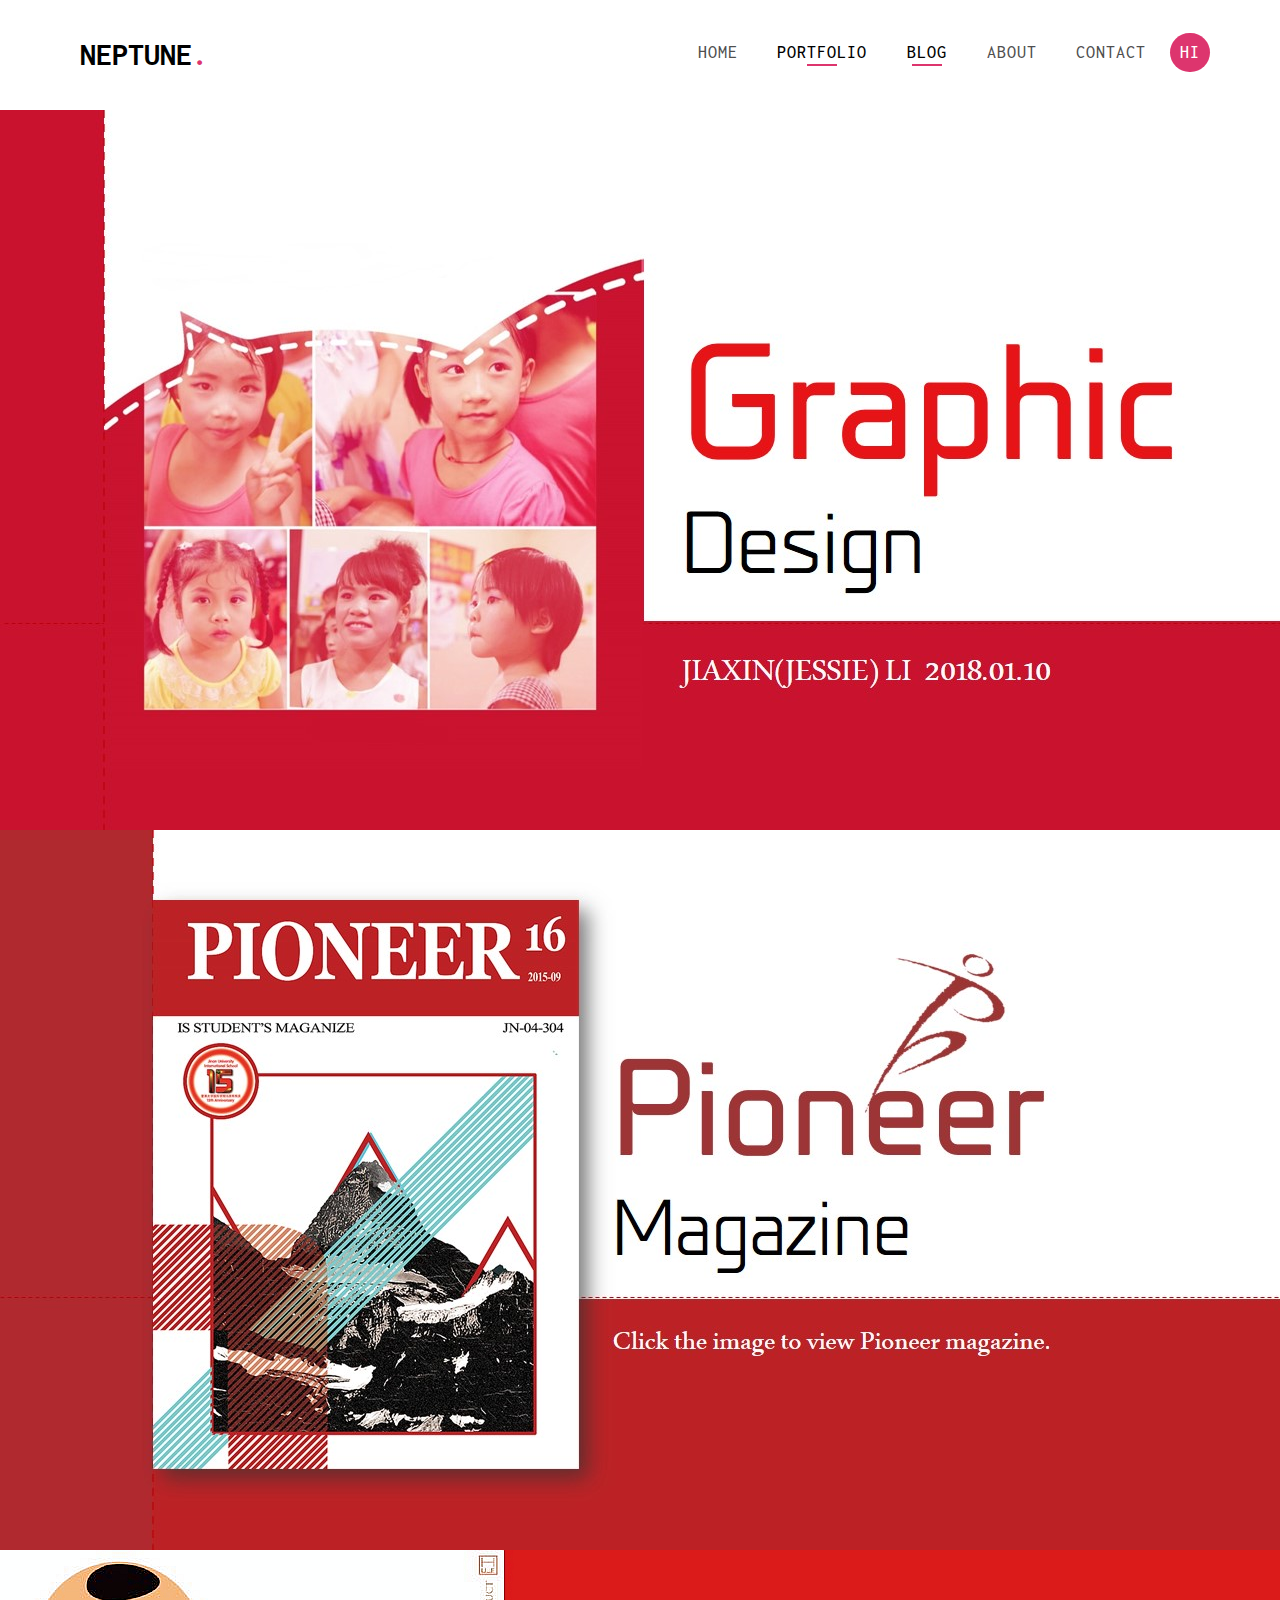
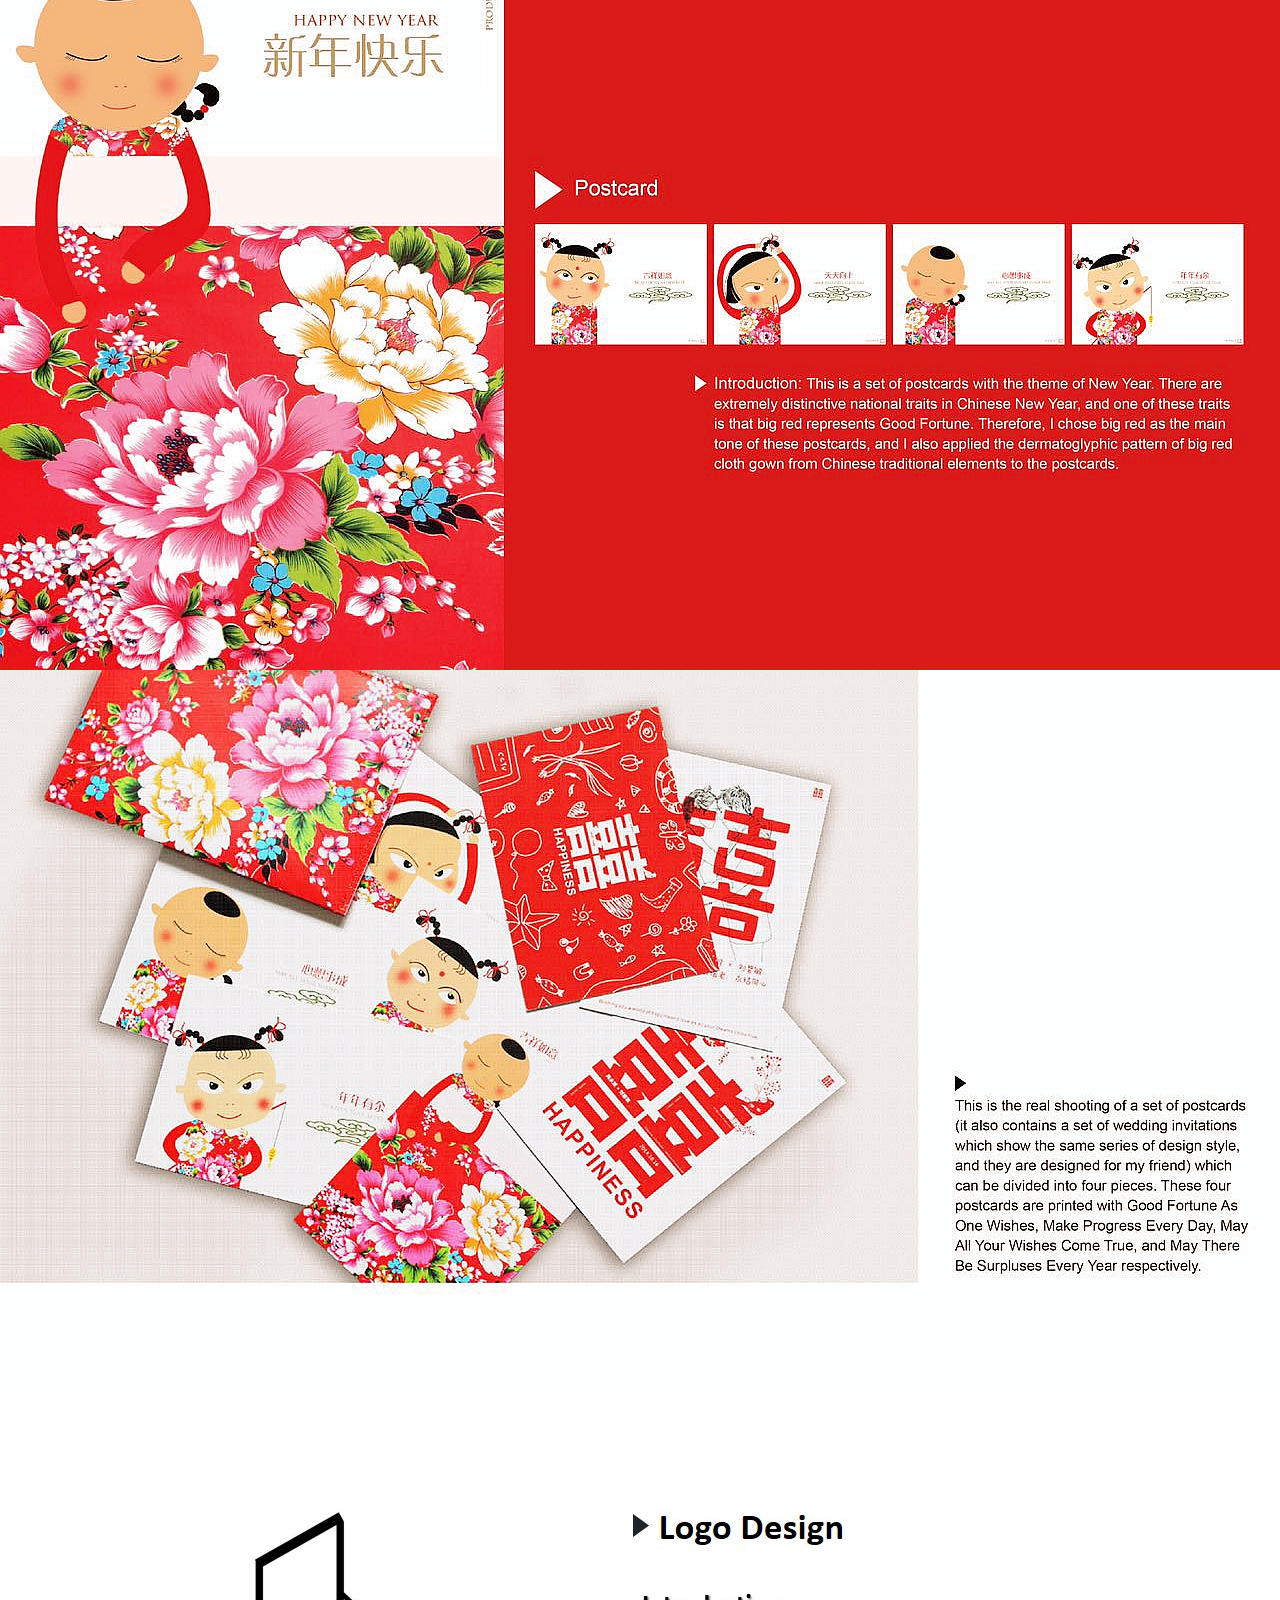
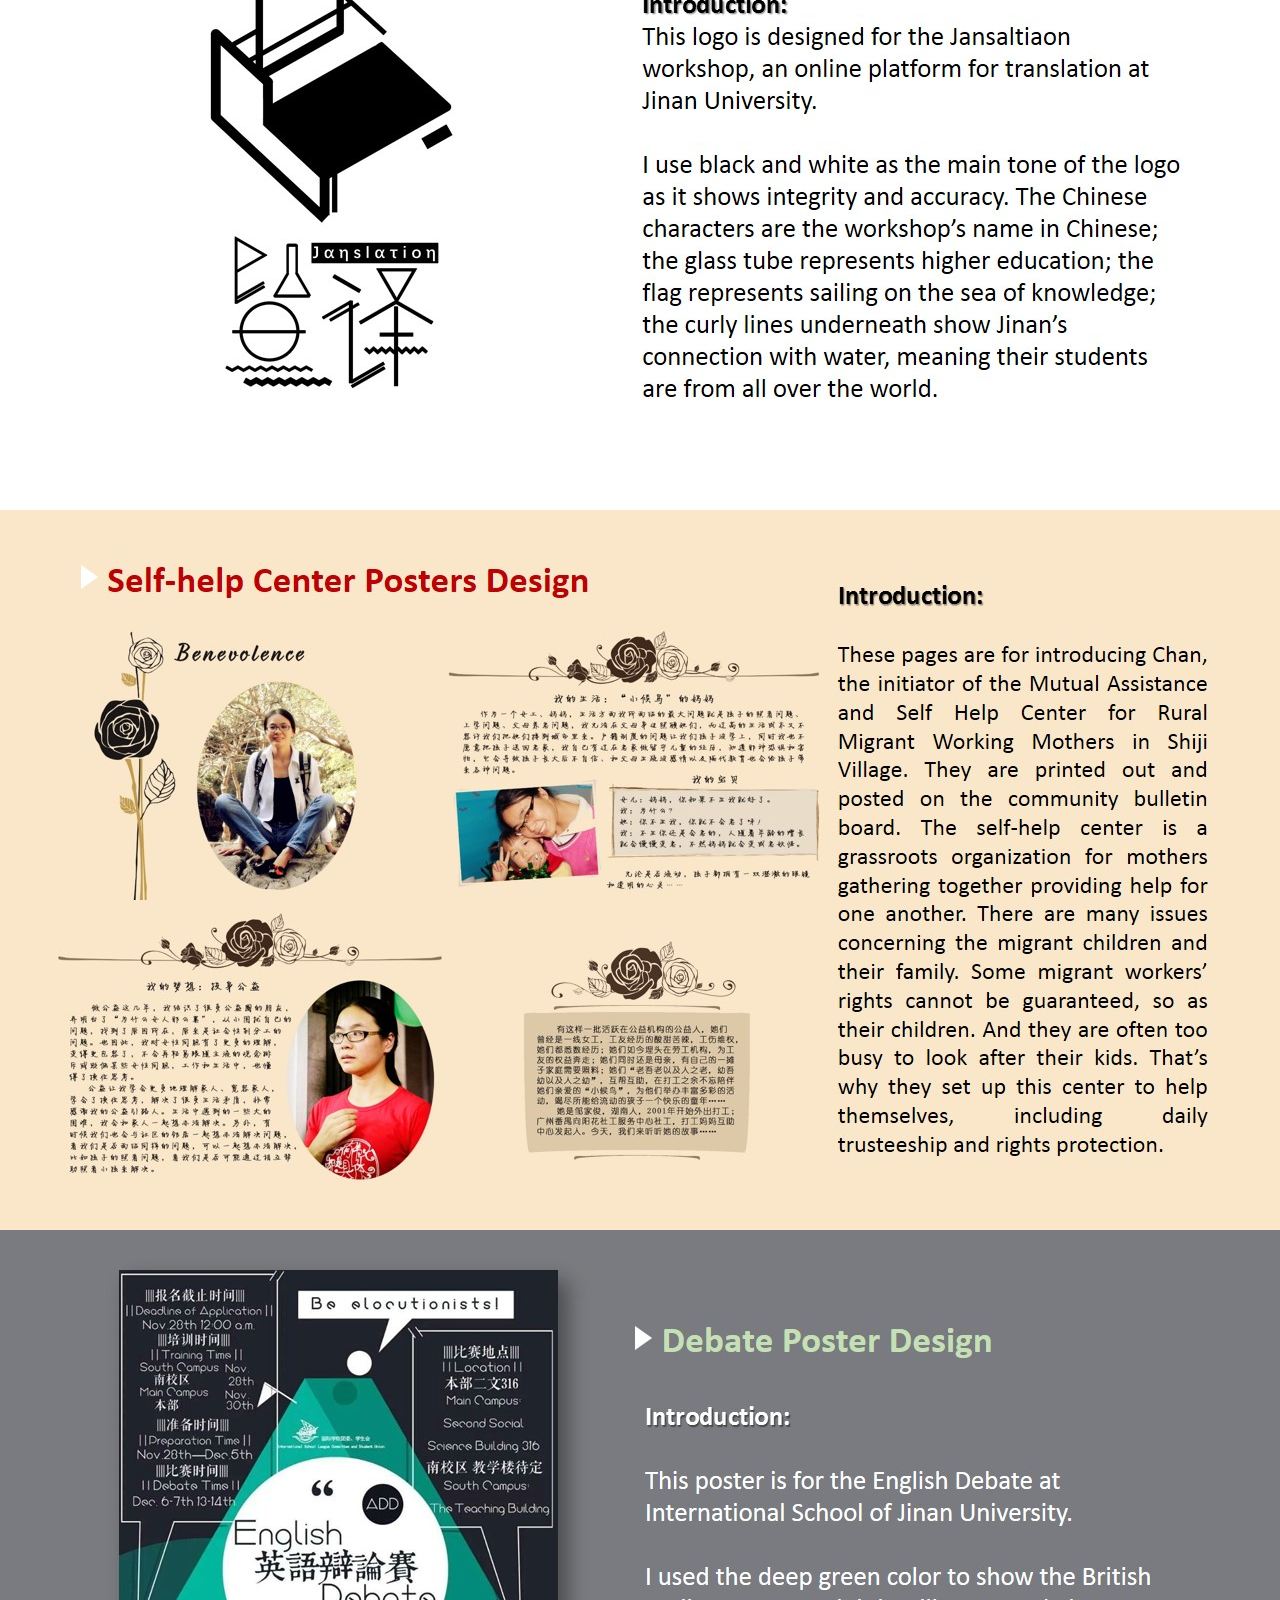
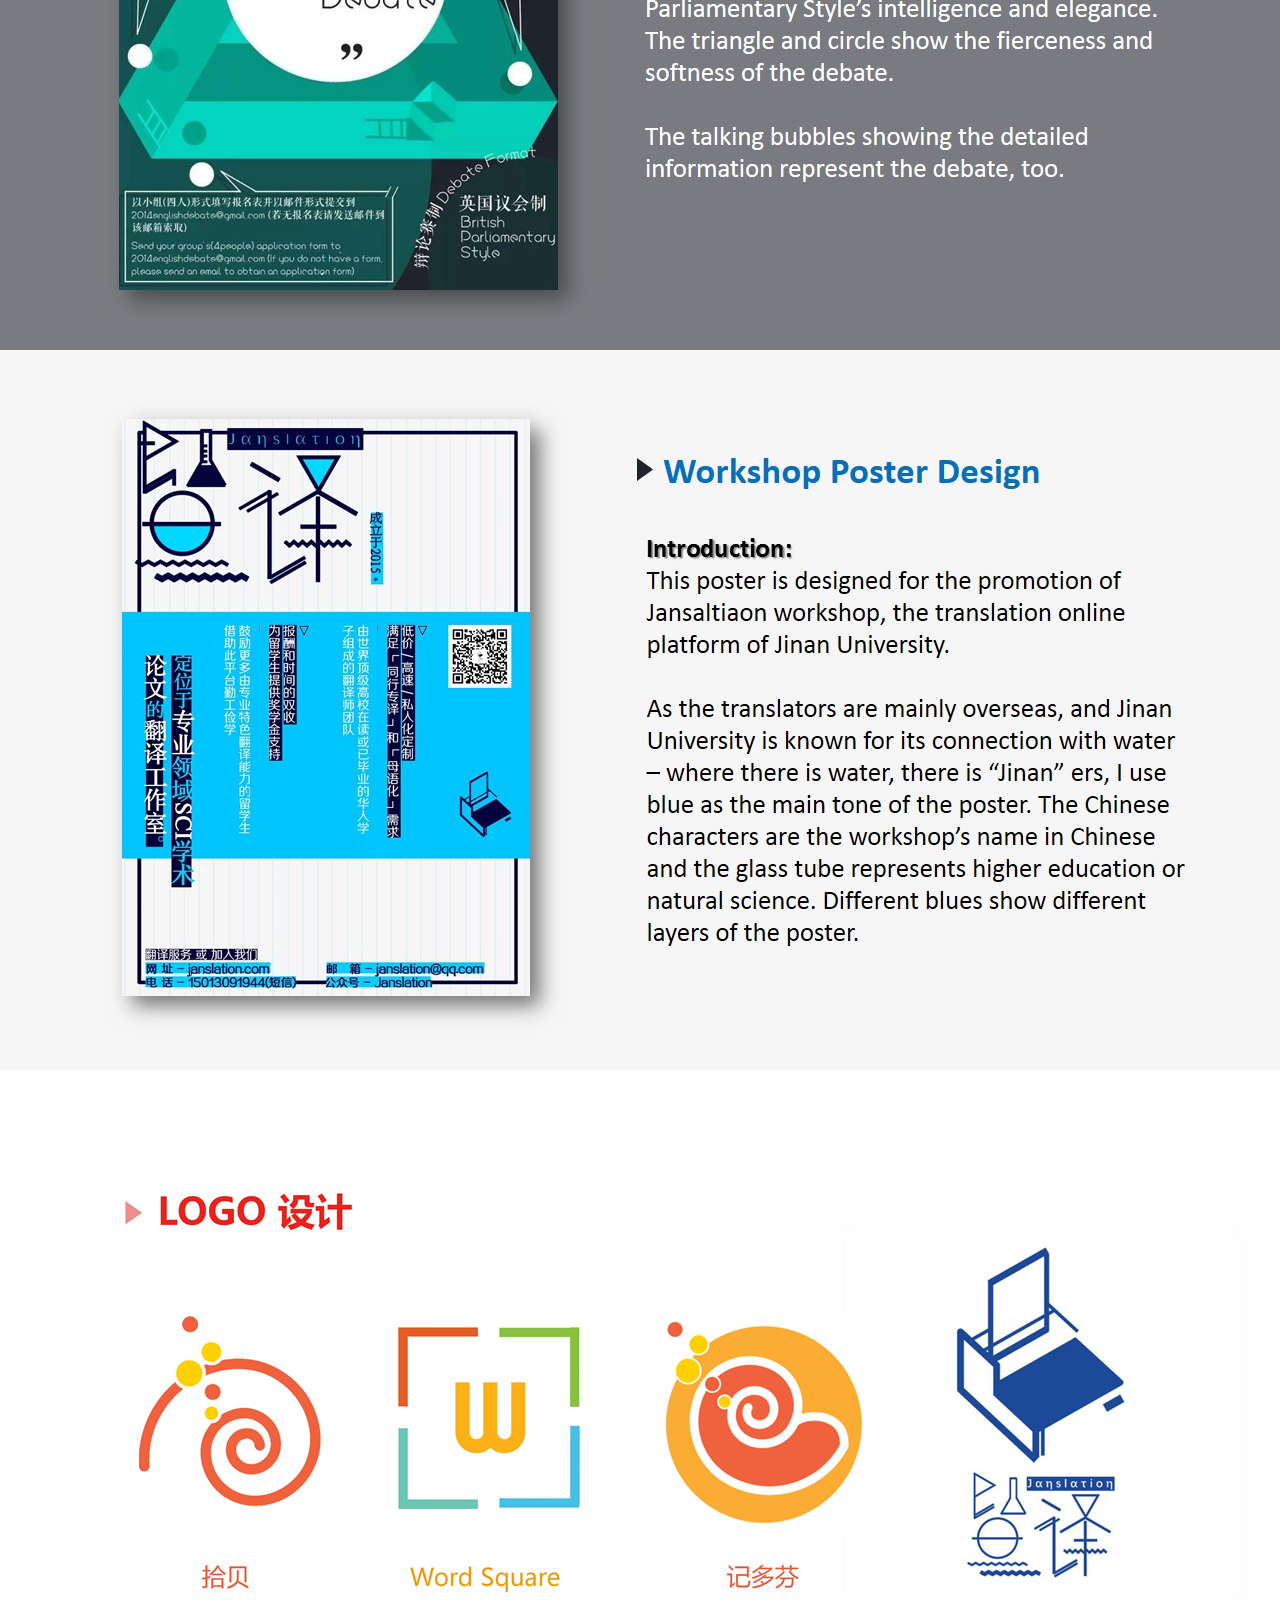
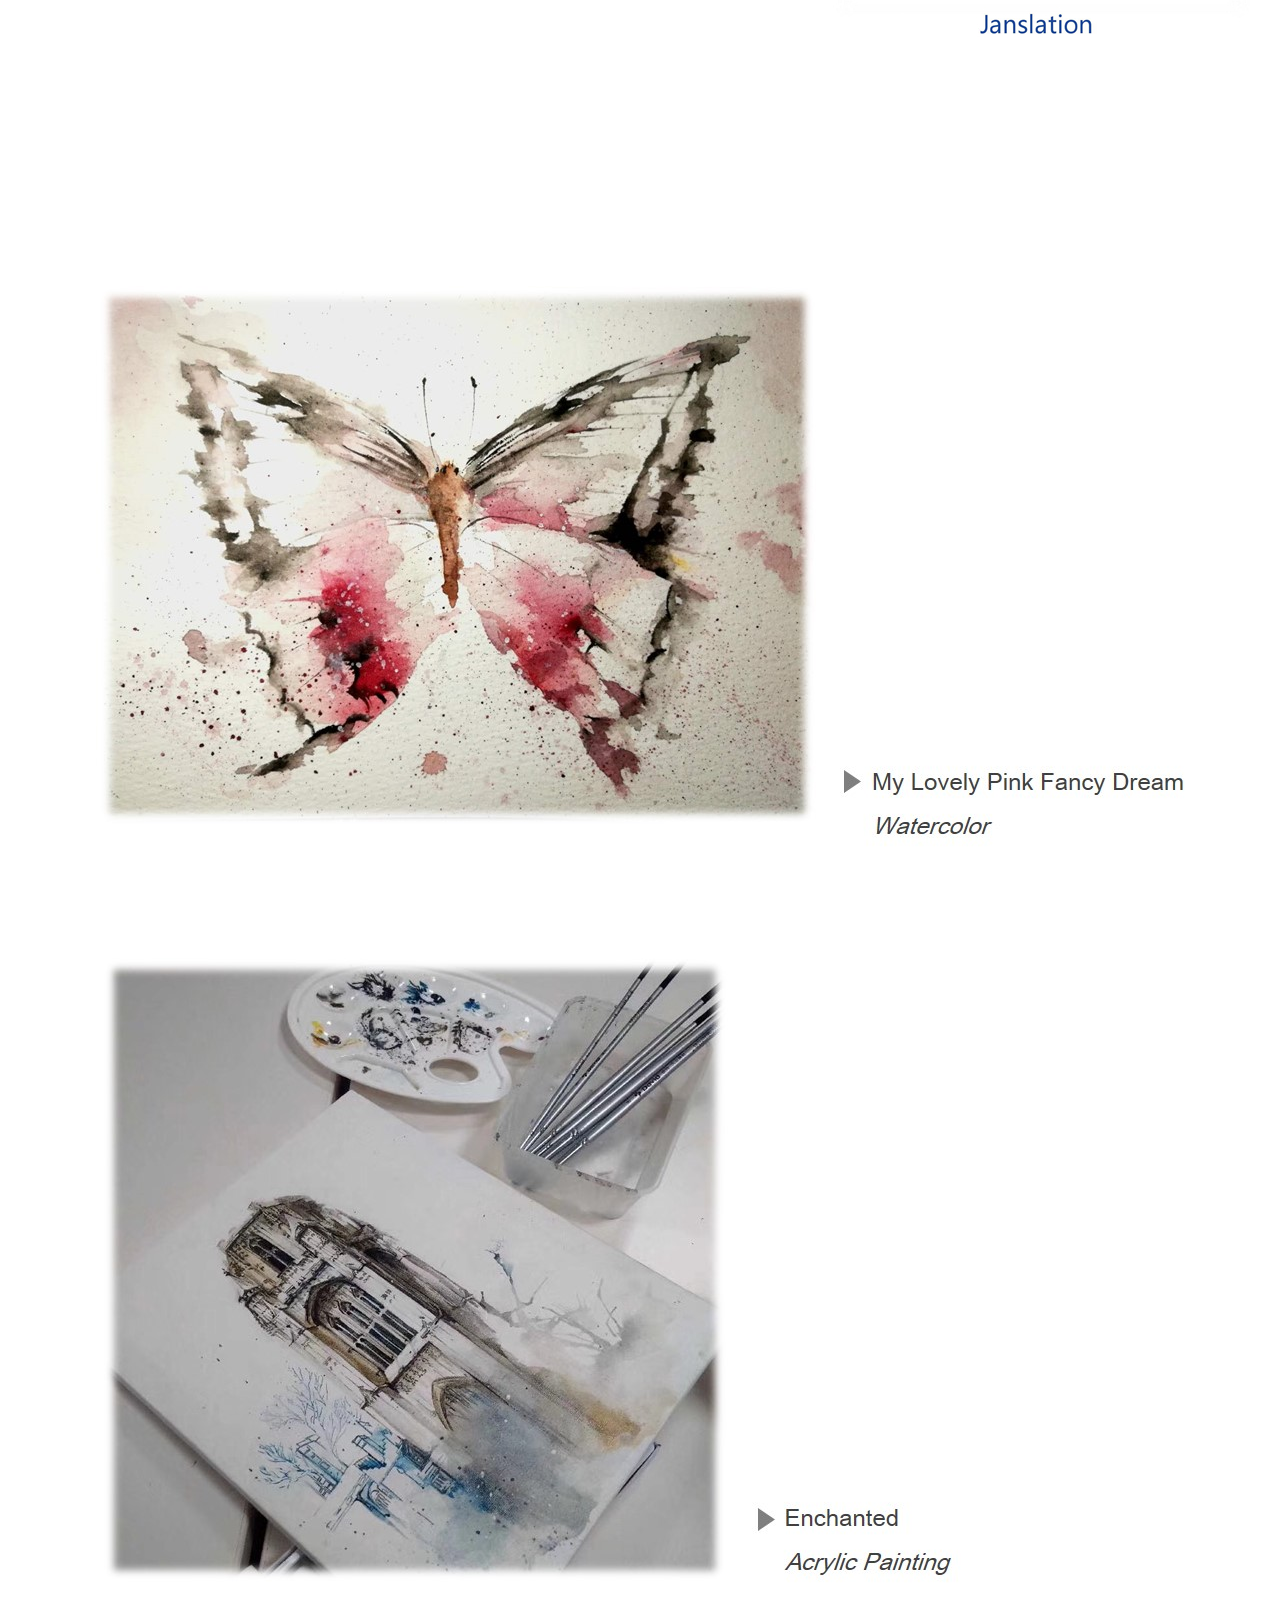
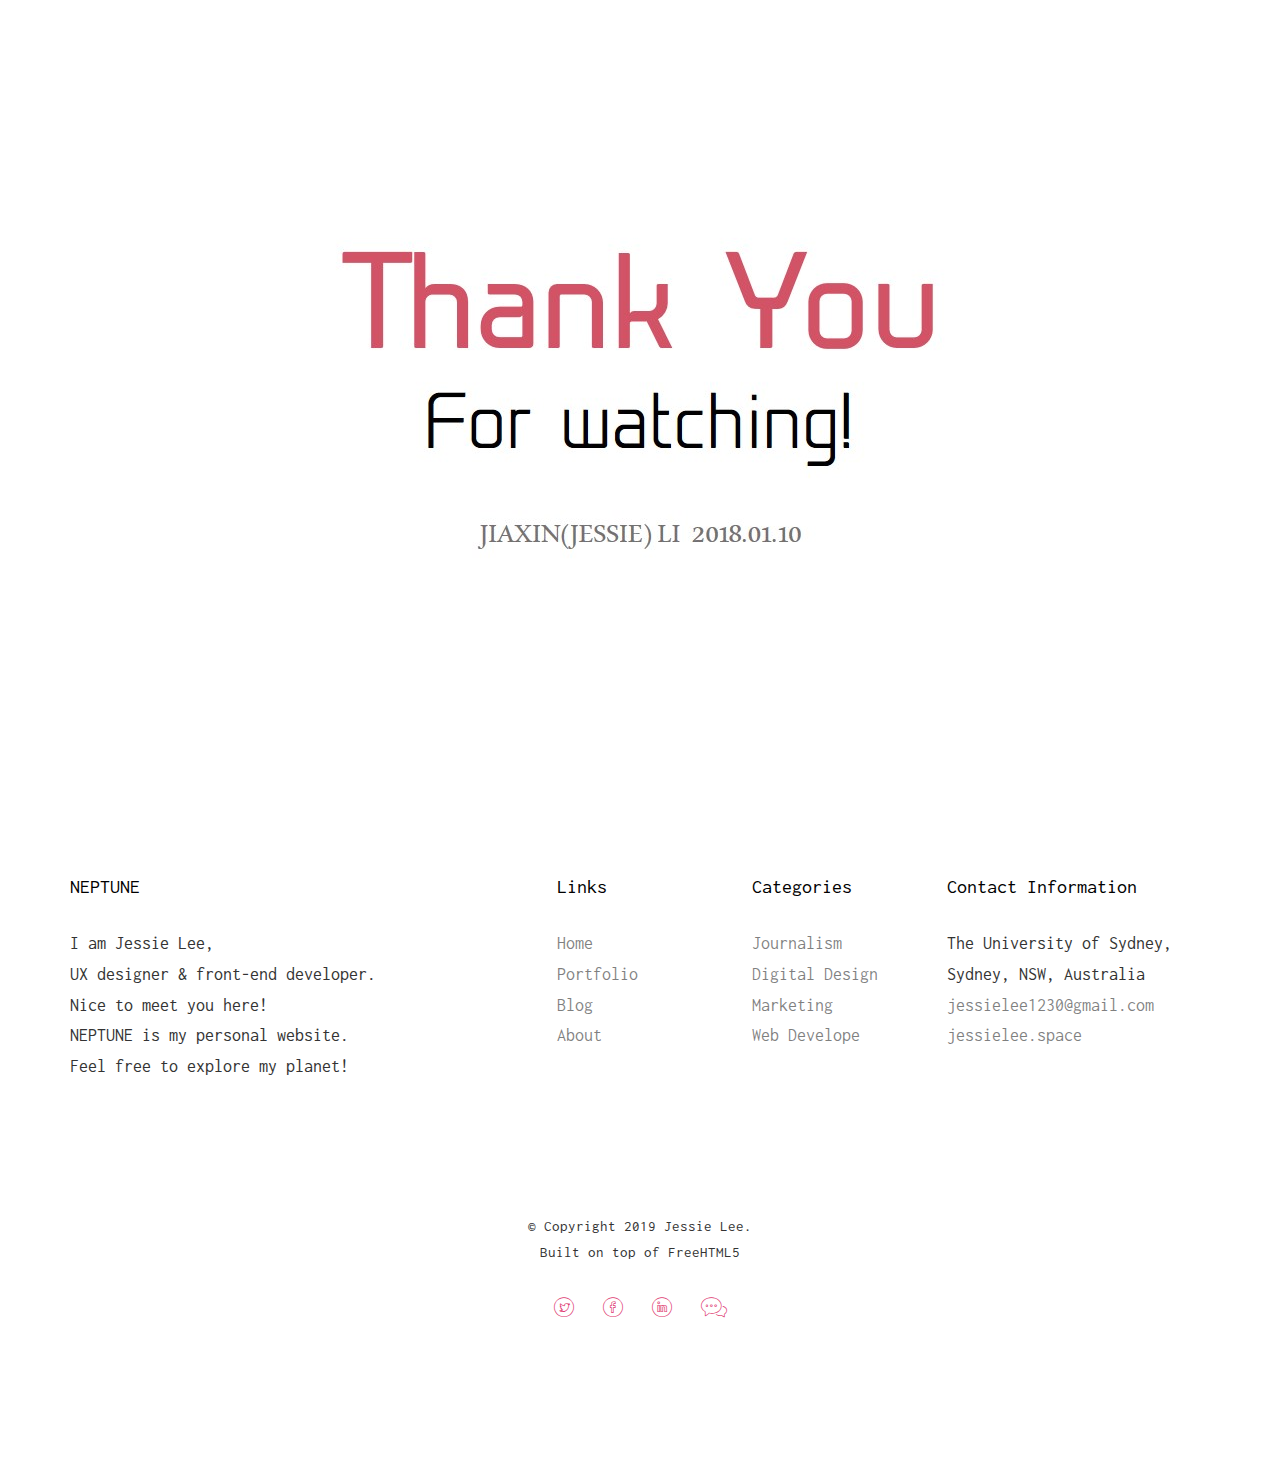
<file: graphicdesign.html>
<!DOCTYPE HTML>
<html>

<head>
    <meta charset="utf-8">
    <meta http-equiv="X-UA-Compatible" content="IE=edge">
    <title>NEPTUNE - Jessie Lee</title>
    <meta name="viewport" content="width=device-width, initial-scale=1">
    <meta name="description" content="Jessie Lee's Personal Website" />
    <meta name="keywords" content="portfolio, personal website, Jessie Lee, Neptune, html5, css3, mobile first, responsive" />
    <meta name="author" content="Jessie Lee" />

    <!-- Facebook and Twitter integration -->
    <meta property="og:title" content="" />
    <meta property="og:image" content="" />
    <meta property="og:url" content="" />
    <meta property="og:site_name" content="" />
    <meta property="og:description" content="" />
    <meta name="twitter:title" content="" />
    <meta name="twitter:image" content="" />
    <meta name="twitter:url" content="" />
    <meta name="twitter:card" content="" />

    <!-- <link href="https://fonts.googleapis.com/css?family=Work+Sans:300,400,500,700,800" rel="stylesheet">	 -->
    <link href="https://fonts.googleapis.com/css?family=Inconsolata:400,700" rel="stylesheet">

    <!-- Animate.css -->
    <link rel="stylesheet" href="css/animate.css">

    <!-- Icomoon Icon Fonts-->
    <link rel="stylesheet" href="css/icomoon.css">
    <!-- Bootstrap  -->
    <link rel="stylesheet" href="css/bootstrap.css">
    <!-- Flexslider  -->
    <link rel="stylesheet" href="css/flexslider.css">

    <!-- Theme style  -->
    <link rel="stylesheet" href="css/style.css">

    <!-- Modernizr JS -->
    <script src="js/modernizr-2.6.2.min.js"></script>
    <!-- FOR IE9 below -->
    <!--[if lt IE 9]>
	<script src="js/respond.min.js"></script>
	<![endif]-->

</head>

<body>

    <!-- navigation -->

    <div class="fh5co-loader"></div>

    <div id="page">
        <nav class="fh5co-nav" role="navigation">
            <div class="top-menu">
                <div class="container">
                    <div class="row">
                        <div class="col-xs-2">
                            <div id="fh5co-logo"><a href="index.html">NEPTUNE<span>.</span></a></div>
                        </div>
                        <div class="col-xs-10 text-right menu-1">
                            <ul>
                                <li><a href="index.html">Home</a></li>

                                <li class="has-dropdown active">
                                    <a href="portfolio.html">Portfolio</a>
                                    <ul class="dropdown">
                                        <li><a href="webdesign.html">Web Design</a></li>
                                        <li><a href="appdesign.html">APP Design</a></li>
                                        <li><a href="infodesign.html">Info Design</a></li>
                                        <li><a href="graphicdesign.html">Graphic Design</a></li>
                                    </ul>
                                </li>

                                <li class="has-dropdown active">
                                    <a href="blog.html">Blog</a>
                                    <ul class="dropdown">
                                        <li><a href="eventplanning.html">Event Planning</a></li>
                                        <li><a href="newswriting.html">News Writing</a></li>
                                        <li><a href="photography.html">Photography</a></li>
                                        <li><a href="videoclip.html">Video Clip</a></li>
                                        <li><a href="magazine.html">Magazine</a></li>
                                    </ul>
                                </li>
                                <li><a href="about.html">About</a></li>
                                <li><a href="contact.html">Contact</a></li>
                                <li class="btn-cta"><a href="mailto:jessielee1230@gmail.com"><span>HI</span></a></li>

                            </ul>
                        </div>
                    </div>
                </div>
            </div>
        </nav>

        <!-- navigation end -->

        <!-- content -->

        <div class="text-center">
            <img src="images/GRAPHIC/cover.jpg" alt="graphic design">
            <a href="magazine.html" target="_blank">
                <img src="images/GRAPHIC/graphic1.jpg" alt="pioneer magainze"></a>
            <img src="images/GRAPHIC/graphic2.jpg" alt="graphic design">
            <img src="images/GRAPHIC/graphic3.jpg" alt="graphic design">
            <img src="images/GRAPHIC/graphic4.jpg" alt="graphic design">
            <img src="images/GRAPHIC/graphic5.jpg" alt="graphic design">
            <img src="images/GRAPHIC/graphic6.jpg" alt="graphic design">
            <img src="images/GRAPHIC/graphic7.jpg" alt="graphic design">
             <img src="images/GRAPHIC/graphic13.jpg" alt="graphic design">
            <img src="images/GRAPHIC/graphic9.jpg" alt="graphic design">
            <img src="images/GRAPHIC/graphic10.jpg" alt="graphic design">
            <img src="images/GRAPHIC/graphic12.jpg" alt="graphic design">
        </div>
        <!-- content end-->


        <!-- footer -->

    <!-- footer -->

    <footer id="fh5co-footer" role="contentinfo">
        <div class="container">
            <div class="row row-pb-md">
                <div class="col-md-4 fh5co-widget">
                    <h4>NEPTUNE</h4>
                    <p>I am Jessie Lee, <br>UX designer & front-end developer.<br> Nice to meet you here!<br> NEPTUNE is my
                        personal website.<br> Feel free to explore my planet!</p>
                </div>
                <div class="col-md-2 col-md-push-1 fh5co-widget">
                    <h4>Links</h4>
                    <ul class="fh5co-footer-links">
                        <li><a href="index.html" target="_blank">Home</a></li>
                        <li><a href="portfolio.html" target="_blank">Portfolio</a></li>
                        <li><a href="blog.html" target="_blank">Blog</a></li>
                        <li><a href="about.html" target="_blank">About</a></li>
                    </ul>
                </div>

                <div class="col-md-2 col-md-push-1 fh5co-widget">
                    <h4>Categories</h4>
                    <ul class="fh5co-footer-links">
                        <li><a href="newswriting.html" target="_blank">Journalism</a></li>
                        <li><a href="appdesign.html" target="_blank">Digital Design</a></li>
                        <li><a href="eventplanning.html" target="_blank">Marketing</a></li>
                        <li><a href="webdesign.html" target="_blank">Web Develope</a></li>
                    </ul>
                </div>

                <div class="col-md-4 col-md-push-1 fh5co-widget">
                    <h4>Contact Information</h4>
                    <ul class="fh5co-footer-links">
                        <li>The University of Sydney, <br> Sydney, NSW, Australia</li>
                        <li><a href="mailto:jessielee1230@gmail.com">jessielee1230@gmail.com</a></li>
                        <li><a href="http://jessielee.space" target="_blank">jessielee.space</a></li>
                    </ul>
                </div>

            </div>

            <div class="row copyright">
                <div class="col-md-12 text-center">
                    <p>
                        <small class="block">&copy; Copyright 2019 Jessie Lee.</small>
                        <small class="block">Built on top of FreeHTML5</small>
                    </p>
                    <p>
                        <ul class="fh5co-social-icons">
                            <li><a href="http://twitter.com/" target="_blank"><i class="icon-twitter"></i></a></li>
                            <li><a href="https://www.facebook.com/" target="_blank"><i class="icon-facebook"></i></a></li>
                            <li><a href="https://www.linkedin.com/" target="_blank"><i class="icon-linkedin"></i></a></li>
                            <li>
                                <a href="images/qrcode.jpg" target="_blank"><i class=" icon-chat "></i></a></li>
                        </ul>
                    </p>
                </div>
            </div>

        </div>
    </footer>

        <!-- footer end-->
    </div>

    <div class="gototop js-top ">
        <a href="# " class="js-gotop "><i class="icon-arrow-up22 "></i></a>
    </div>

    <!-- jQuery -->
    <script src="js/jquery.min.js "></script>
    <!-- jQuery Easing -->
    <script src="js/jquery.easing.1.3.js "></script>
    <!-- Bootstrap -->
    <script src="js/bootstrap.min.js "></script>
    <!-- Waypoints -->
    <script src="js/jquery.waypoints.min.js "></script>
    <!-- Flexslider -->
    <script src="js/jquery.flexslider-min.js "></script>
    <!-- Main -->
    <script src="js/main.js "></script>

</body>

</html>
</file>
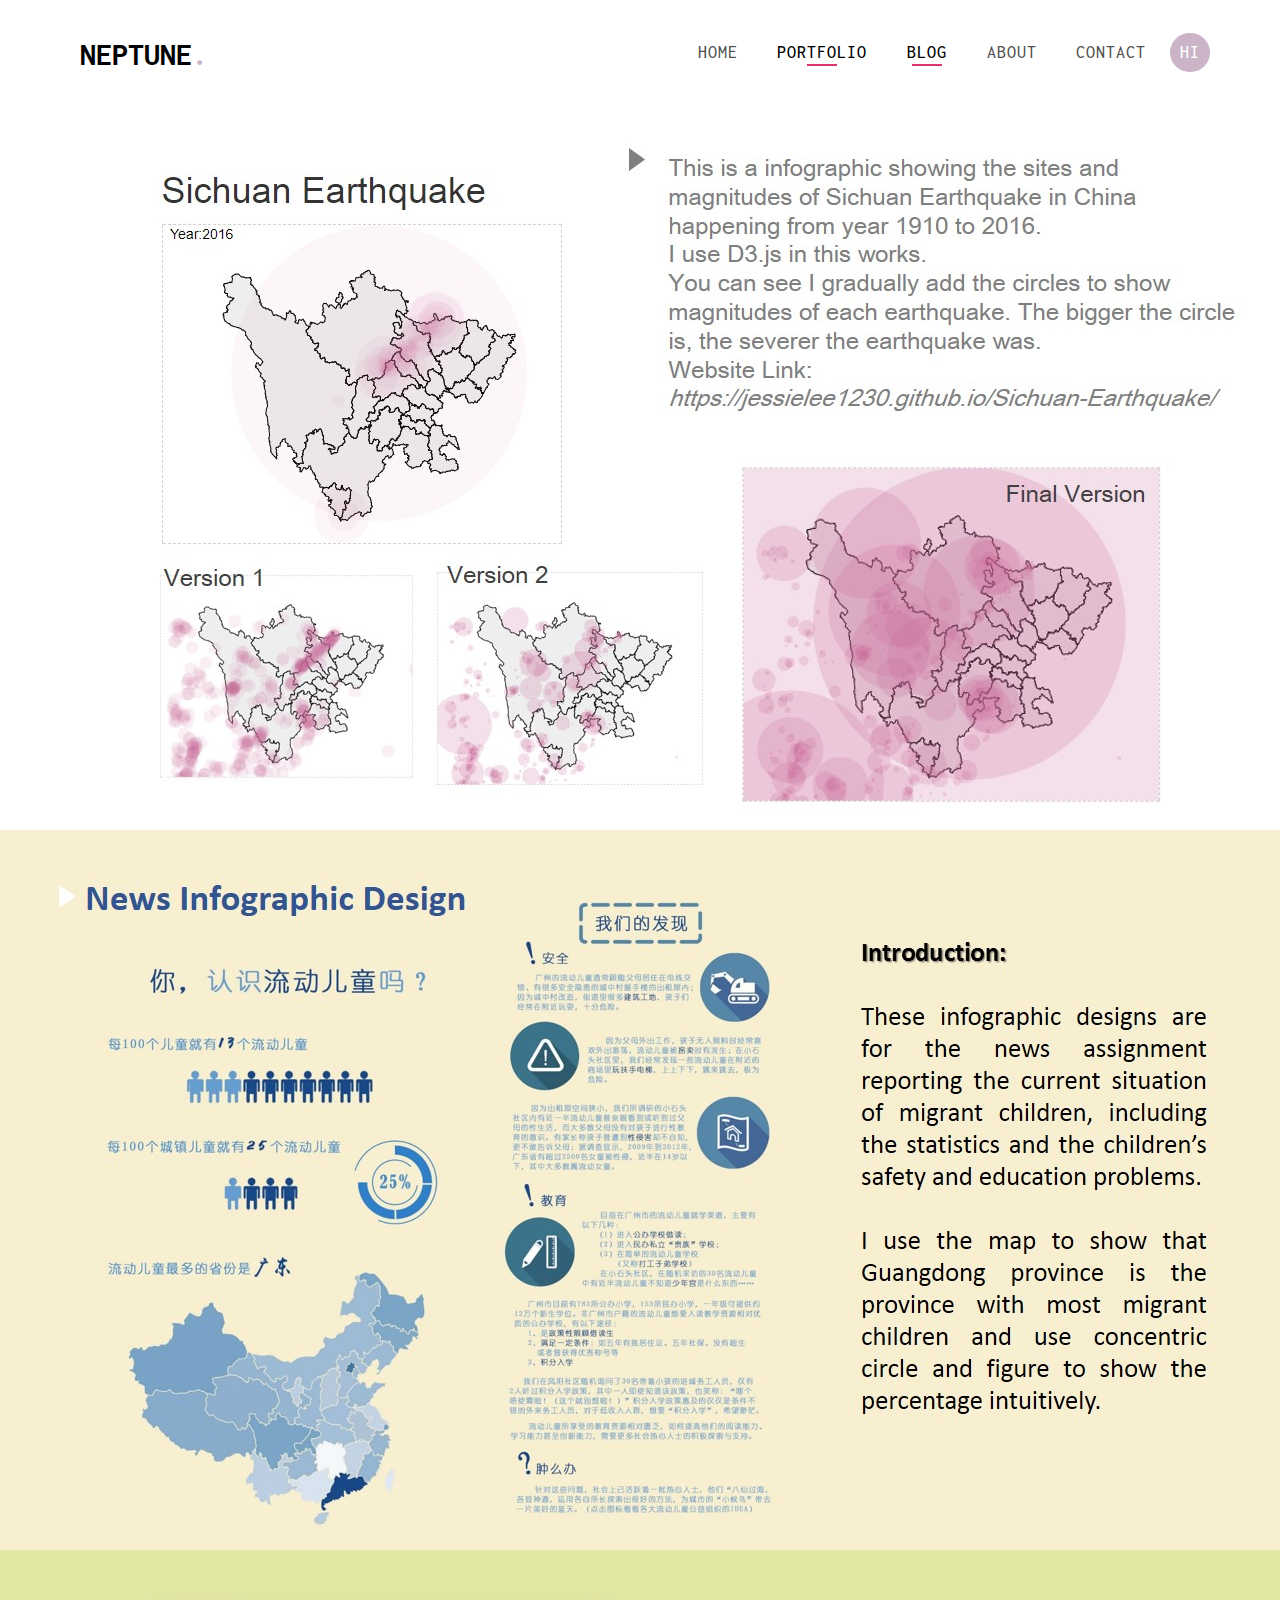
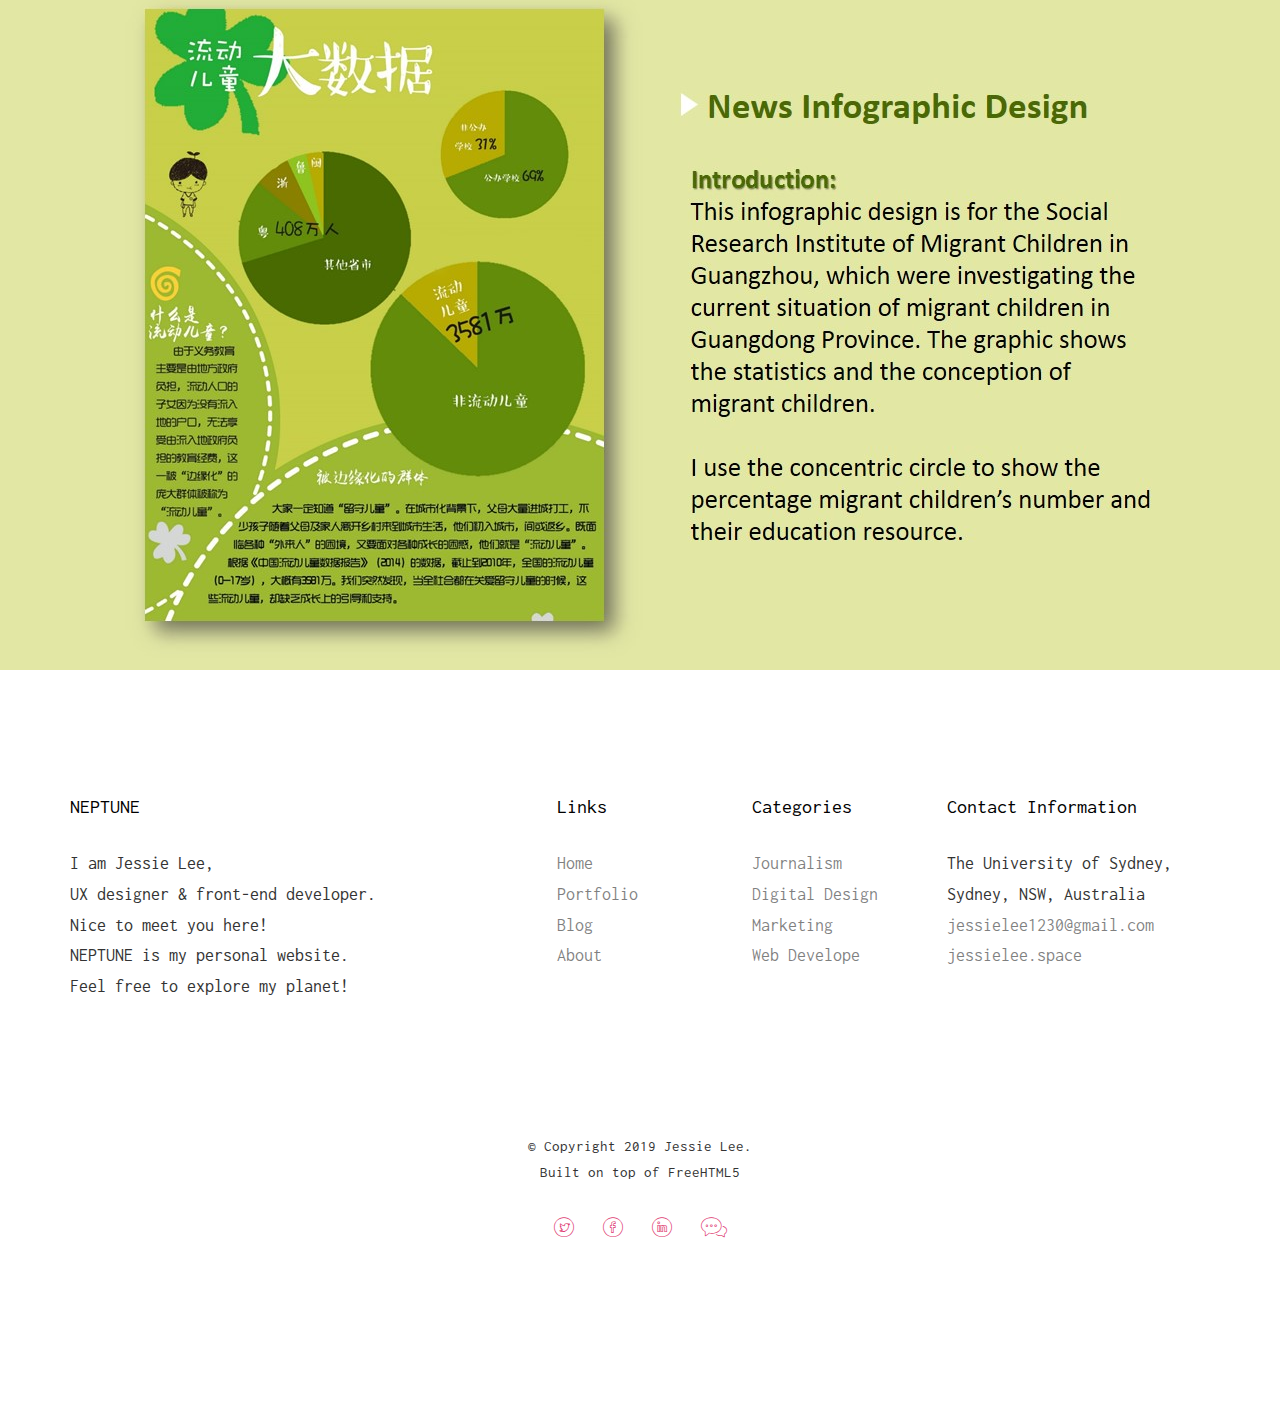
<file: infodesign.html>
<!DOCTYPE HTML>
<html>

<head>
    <meta charset="utf-8">
    <meta http-equiv="X-UA-Compatible" content="IE=edge">
    <title>NEPTUNE - Jessie Lee</title>
    <meta name="viewport" content="width=device-width, initial-scale=1">
    <meta name="description" content="Jessie Lee's Personal Website" />
    <meta name="keywords" content="portfolio, personal website, Jessie Lee, Neptune, html5, css3, mobile first, responsive" />
    <meta name="author" content="Jessie Lee" />

    <!-- Facebook and Twitter integration -->
    <meta property="og:title" content="" />
    <meta property="og:image" content="" />
    <meta property="og:url" content="" />
    <meta property="og:site_name" content="" />
    <meta property="og:description" content="" />
    <meta name="twitter:title" content="" />
    <meta name="twitter:image" content="" />
    <meta name="twitter:url" content="" />
    <meta name="twitter:card" content="" />

    <!-- <link href="https://fonts.googleapis.com/css?family=Work+Sans:300,400,500,700,800" rel="stylesheet">	 -->
    <link href="https://fonts.googleapis.com/css?family=Inconsolata:400,700" rel="stylesheet">

    <!-- Animate.css -->
    <link rel="stylesheet" href="css/animate.css">

    <!-- Icomoon Icon Fonts-->
    <link rel="stylesheet" href="css/icomoon.css">
    <!-- Bootstrap  -->
    <link rel="stylesheet" href="css/bootstrap.css">
    <!-- Flexslider  -->
    <link rel="stylesheet" href="css/flexslider.css">

    <!-- Theme style  -->
    <link rel="stylesheet" href="css/style.css">

    <!-- Modernizr JS -->
    <script src="js/modernizr-2.6.2.min.js"></script>
    <!-- FOR IE9 below -->
    <!--[if lt IE 9]>
	<script src="js/respond.min.js"></script>
	<![endif]-->

</head>

<body>

    <!-- navigation -->

    <div class="fh5co-loader"></div>

    <div id="page">
        <nav class="fh5co-nav" role="navigation">
            <div class="top-menu">
                <div class="container">
                    <div class="row">
                        <div class="col-xs-2">
                            <div id="fh5co-logo"><a href="index.html">NEPTUNE<span style="color:#cbb4c8" >.</span></a></div>
                        </div>
                        <div class="col-xs-10 text-right menu-1">
                            <ul>
                                <li><a href="index.html">Home</a></li>

                                <li class="has-dropdown active">
                                    <a href="portfolio.html">Portfolio</a>
                                    <ul class="dropdown">
                                        <li><a href="webdesign.html">Web Design</a></li>
                                        <li><a href="appdesign.html">APP Design</a></li>
                                        <li><a href="infodesign.html">Info Design</a></li>
                                        <li><a href="graphicdesign.html">Graphic Design</a></li>
                                    </ul>
                                </li>


                                <li class="has-dropdown active">
                                    <a href="blog.html">Blog</a>
                                    <ul class="dropdown">
                                        <li><a href="eventplanning.html">Event Planning</a></li>
                                        <li><a href="newswriting.html">News Writing</a></li>
                                        <li><a href="photography.html">Photography</a></li>
                                        <li><a href="videoclip.html">Video Clip</a></li>
                                        <li><a href="magazine.html">Magazine</a></li>
                                    </ul>
                                </li>
                                <li><a href="about.html">About</a></li>
                                <li><a href="contact.html">Contact</a></li>
                                <li class="btn-cta">
                                    <a href="mailto:jessielee1230@gmail.com">
                                        <span style="background:#cbb4c8">HI</span>
                                    </a>
                                </li>

                            </ul>
                        </div>
                    </div>
                </div>
            </div>
        </nav>

        <!-- navigation end -->

        <!-- content -->

        <div class="text-center">
            <a href="https://jessielee1230.github.io/HPV-Vaccine/" style="color:black" target="_blank">
                <img src="images/INFO/info1.jpg" alt="Sichuan Earthquake"></a>
            <img src="images/INFO/info2.jpg" alt="Migrant Children">
            <img src="images/INFO/info3.jpg" alt="Migrant Children">
        </div>

        <!-- content end-->


        <!-- footer -->
        <footer id="fh5co-footer" role="contentinfo">
            <div class="container">
                <div class="row row-pb-md">
                    <div class="col-md-4 fh5co-widget">
                        <h4>NEPTUNE</h4>
                        <p>I am Jessie Lee, <br>UX designer & front-end developer.<br> Nice to meet you here!<br> NEPTUNE is my
                            personal website.<br> Feel free to explore my planet!</p>
                    </div>
                    <div class="col-md-2 col-md-push-1 fh5co-widget">
                        <h4>Links</h4>
                        <ul class="fh5co-footer-links">
                            <li><a href="index.html" target="_blank">Home</a></li>
                            <li><a href="portfolio.html" target="_blank">Portfolio</a></li>
                            <li><a href="blog.html" target="_blank">Blog</a></li>
                            <li><a href="about.html" target="_blank">About</a></li>
                        </ul>
                    </div>
    
                    <div class="col-md-2 col-md-push-1 fh5co-widget">
                        <h4>Categories</h4>
                        <ul class="fh5co-footer-links">
                            <li><a href="newswriting.html" target="_blank">Journalism</a></li>
                            <li><a href="appdesign.html" target="_blank">Digital Design</a></li>
                            <li><a href="eventplanning.html" target="_blank">Marketing</a></li>
                            <li><a href="webdesign.html" target="_blank">Web Develope</a></li>
                        </ul>
                    </div>
    
                    <div class="col-md-4 col-md-push-1 fh5co-widget">
                        <h4>Contact Information</h4>
                        <ul class="fh5co-footer-links">
                            <li>The University of Sydney, <br> Sydney, NSW, Australia</li>
                            <li><a href="mailto:jessielee1230@gmail.com">jessielee1230@gmail.com</a></li>
                            <li><a href="http://jessielee.space" target="_blank">jessielee.space</a></li>
                        </ul>
                    </div>
    
                </div>
    
                <div class="row copyright">
                    <div class="col-md-12 text-center">
                        <p>
                            <small class="block">&copy; Copyright 2019 Jessie Lee.</small>
                            <small class="block">Built on top of FreeHTML5</small>
                        </p>
                        <p>
                            <ul class="fh5co-social-icons">
                                <li><a href="http://twitter.com/" target="_blank"><i class="icon-twitter"></i></a></li>
                                <li><a href="https://www.facebook.com/" target="_blank"><i class="icon-facebook"></i></a></li>
                                <li><a href="https://www.linkedin.com//" target="_blank"><i class="icon-linkedin"></i></a></li>
                                <li>
                                    <a href="images/qrcode.jpg" target="_blank"><i class=" icon-chat "></i></a></li>
                            </ul>
                        </p>
                    </div>
                </div>
    
            </div>
        </footer>

        <!-- footer end-->
    </div>

    <div class="gototop js-top ">
        <a href="# " class="js-gotop "><i class="icon-arrow-up22 "></i></a>
    </div>

    <!-- jQuery -->
    <script src="js/jquery.min.js "></script>
    <!-- jQuery Easing -->
    <script src="js/jquery.easing.1.3.js "></script>
    <!-- Bootstrap -->
    <script src="js/bootstrap.min.js "></script>
    <!-- Waypoints -->
    <script src="js/jquery.waypoints.min.js "></script>
    <!-- Flexslider -->
    <script src="js/jquery.flexslider-min.js "></script>
    <!-- Main -->
    <script src="js/main.js "></script>
    <!-- Parallax -->
    <script type="text/javascript" src="js/parallax.js"></script>

</body>

</html>
</file>
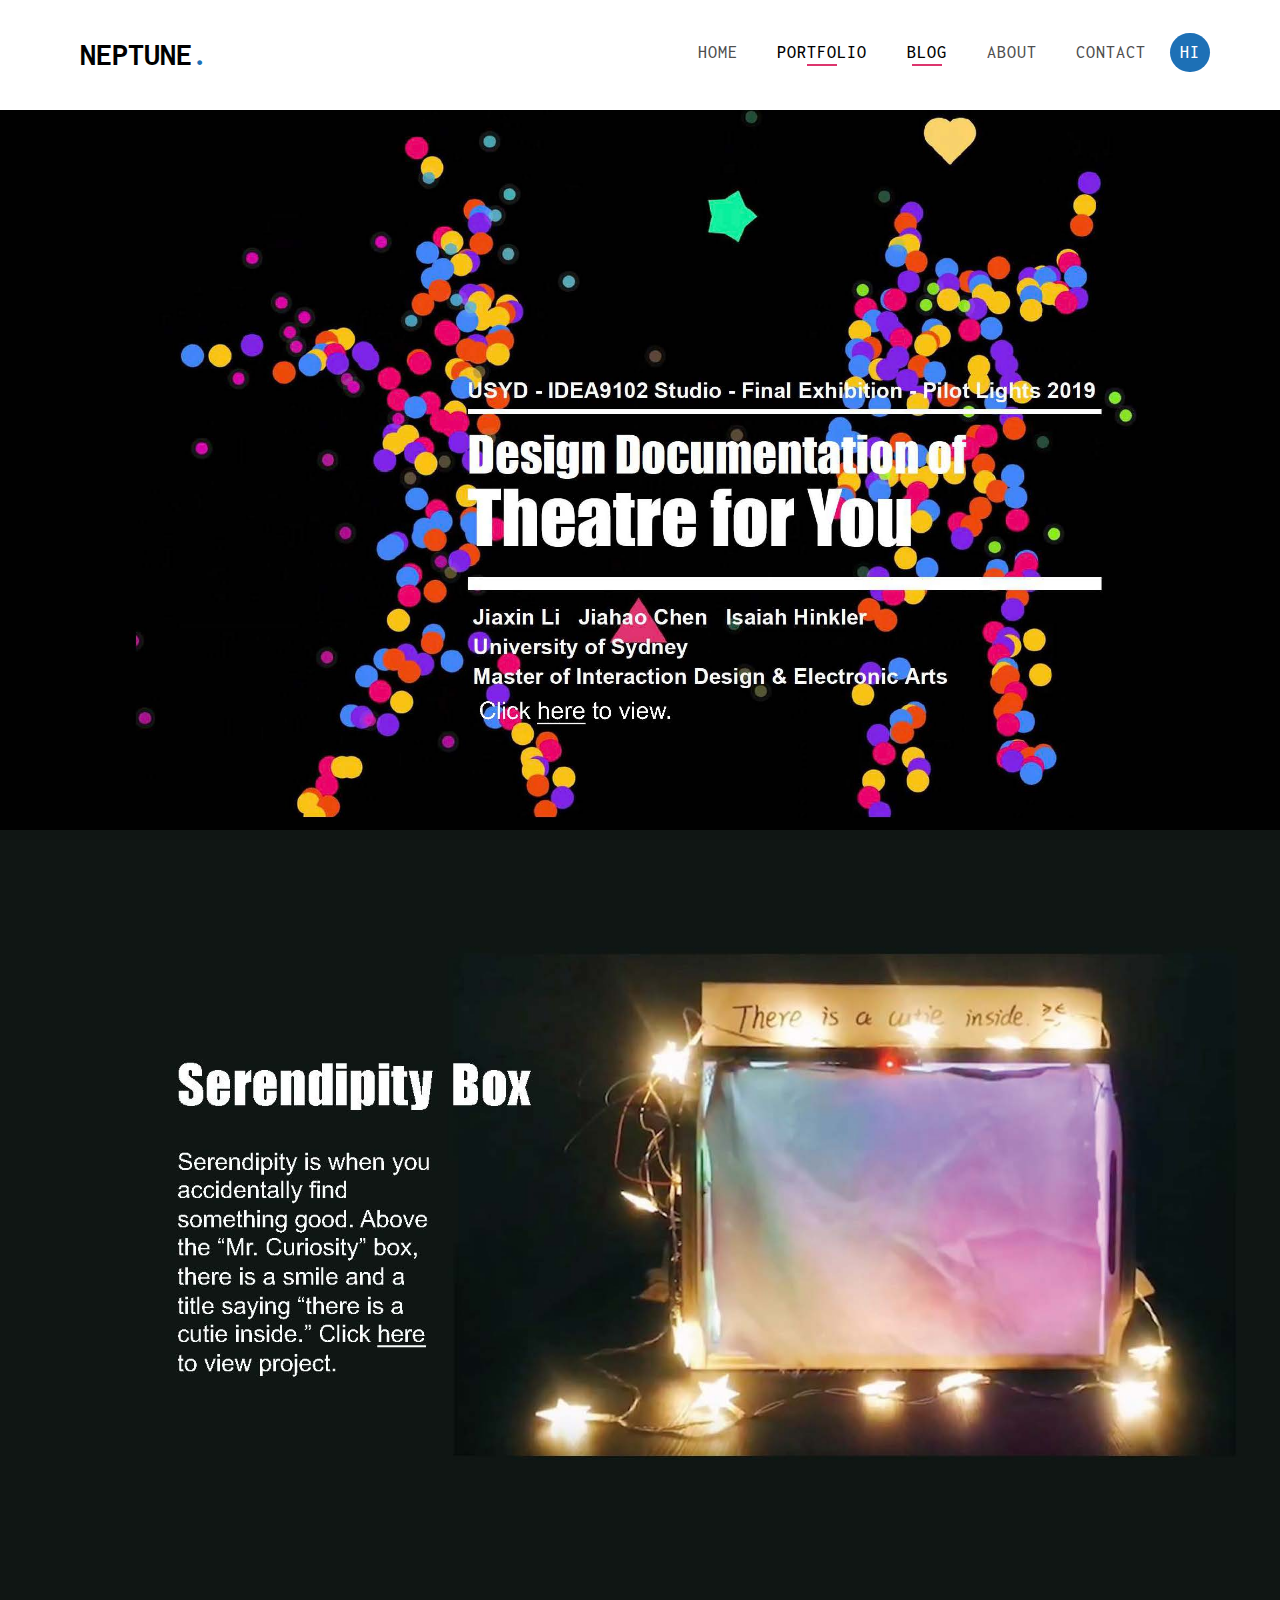
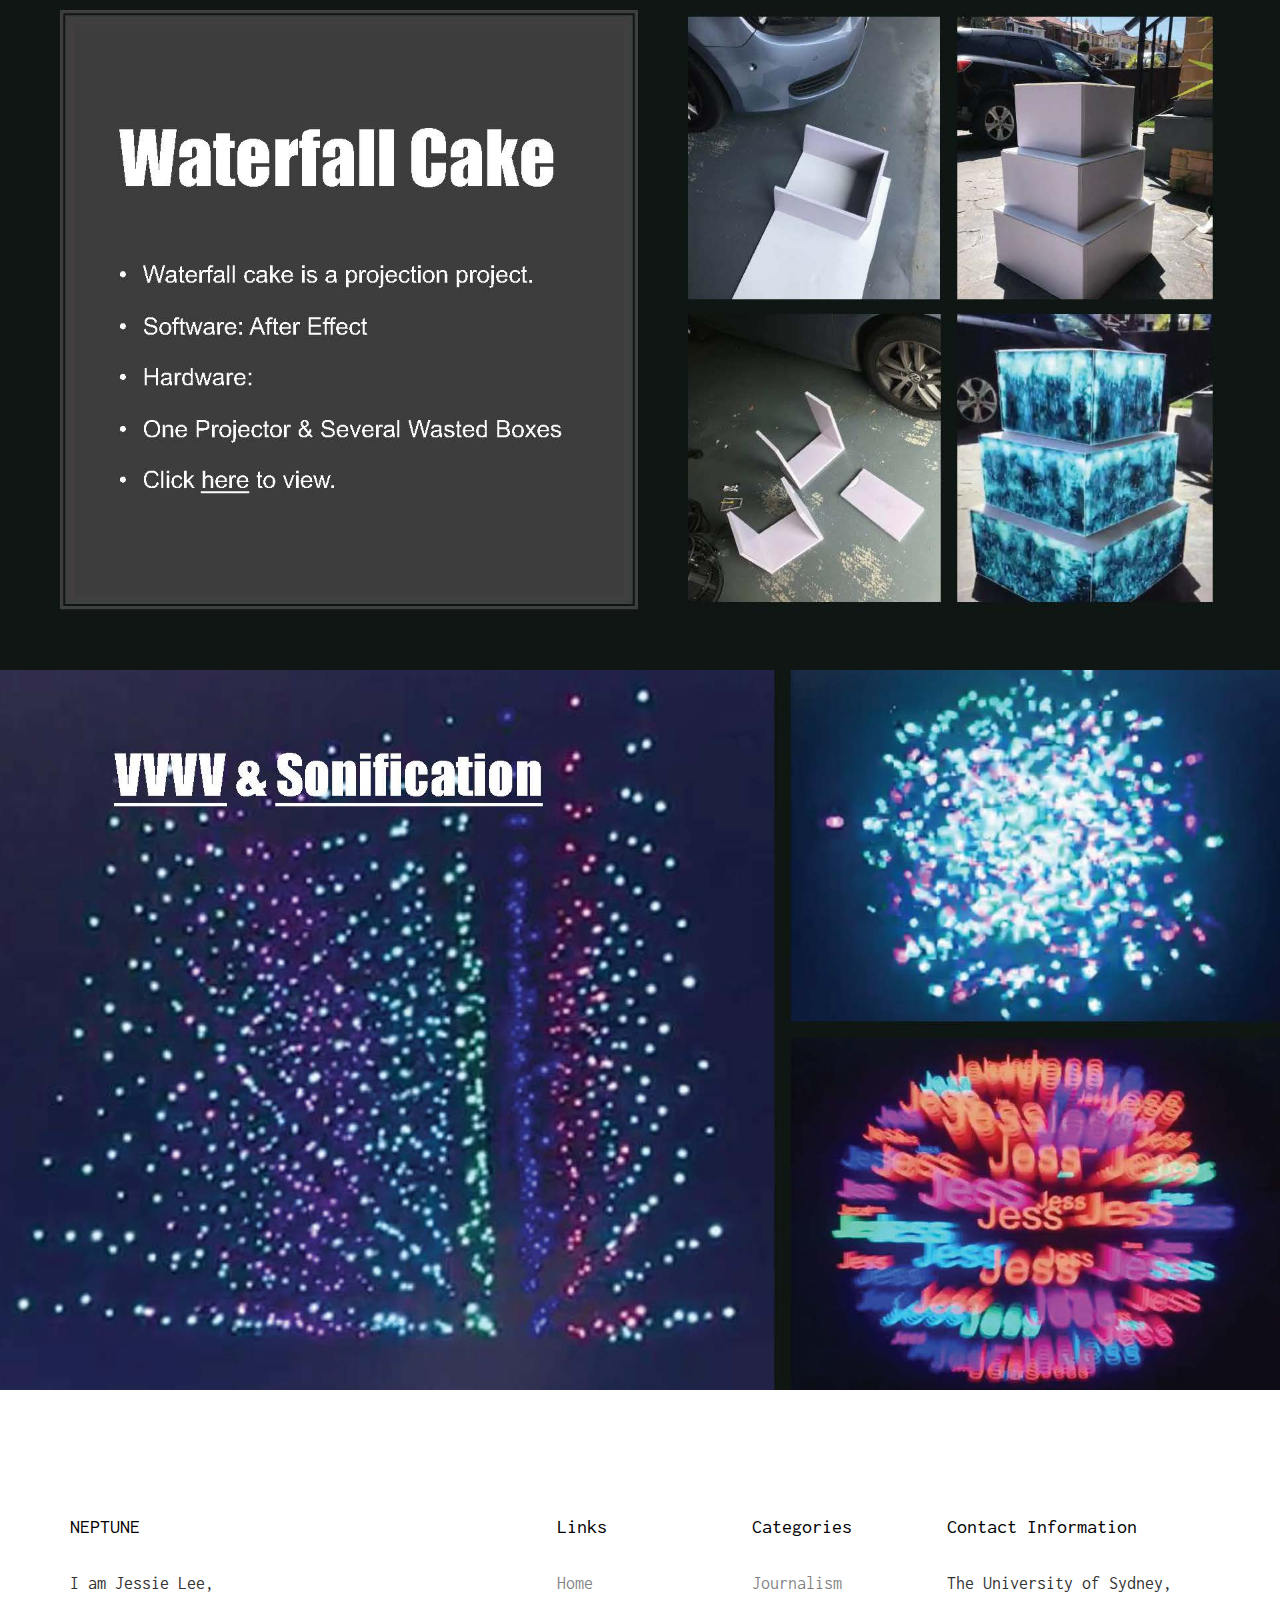
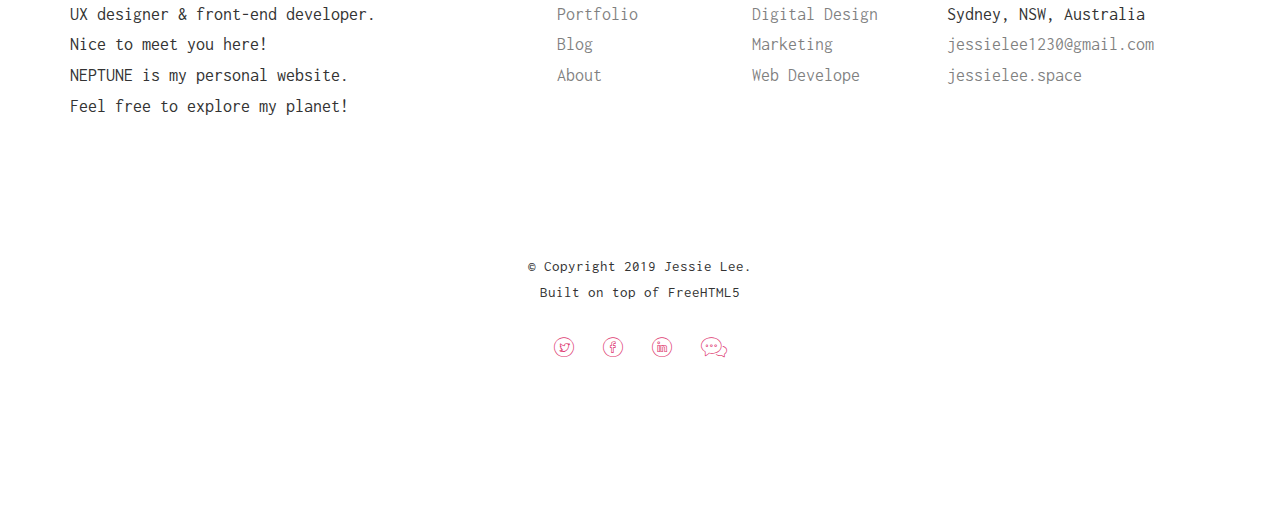
<file: interactiondesign.html>
<!DOCTYPE HTML>
<html>

<head>
    <meta charset="utf-8">
    <meta http-equiv="X-UA-Compatible" content="IE=edge">
    <title>NEPTUNE - Jessie Lee</title>
    <meta name="viewport" content="width=device-width, initial-scale=1">
    <meta name="description" content="Jessie Lee's Personal Website" />
    <meta name="keywords"
        content="portfolio, personal website, Jessie Lee, Neptune, html5, css3, mobile first, responsive" />
    <meta name="author" content="Jessie Lee" />

    <!-- Facebook and Twitter integration -->
    <meta property="og:title" content="" />
    <meta property="og:image" content="" />
    <meta property="og:url" content="" />
    <meta property="og:site_name" content="" />
    <meta property="og:description" content="" />
    <meta name="twitter:title" content="" />
    <meta name="twitter:image" content="" />
    <meta name="twitter:url" content="" />
    <meta name="twitter:card" content="" />

    <!-- <link href="https://fonts.googleapis.com/css?family=Work+Sans:300,400,500,700,800" rel="stylesheet">	 -->
    <link href="https://fonts.googleapis.com/css?family=Inconsolata:400,700" rel="stylesheet">

    <!-- Animate.css -->
    <link rel="stylesheet" href="css/animate.css">

    <!-- Icomoon Icon Fonts-->
    <link rel="stylesheet" href="css/icomoon.css">
    <!-- Bootstrap  -->
    <link rel="stylesheet" href="css/bootstrap.css">
    <!-- Flexslider  -->
    <link rel="stylesheet" href="css/flexslider.css">

    <!-- Theme style  -->
    <link rel="stylesheet" href="css/style.css">

    <!-- Modernizr JS -->
    <script src="js/modernizr-2.6.2.min.js"></script>
    <!-- FOR IE9 below -->
    <!--[if lt IE 9]>
	<script src="js/respond.min.js"></script>
	<![endif]-->

</head>

<body>

    <!-- navigation -->

    <div class="fh5co-loader"></div>

    <div id="page">
        <nav class="fh5co-nav" role="navigation">
            <div class="top-menu">
                <div class="container">
                    <div class="row">
                        <div class="col-xs-2">
                            <div id="fh5co-logo"><a href="index.html">NEPTUNE<span style="color:#1d70b6">.</span></a>
                            </div>
                        </div>
                        <div class="col-xs-10 text-right menu-1">
                            <ul>
                                <li><a href="index.html">Home</a></li>

                                <li class="has-dropdown active">
                                    <a href="portfolio.html">Portfolio</a>
                                    <ul class="dropdown">

                                        <li><a href="interactiondesign.html">Interaction Design</a></li>
                                        <li><a href="webdesign.html">Web Design</a></li>
                                        <li><a href="appdesign.html">APP Design</a></li>
                                        <li><a href="infodesign.html">Info Design</a></li>
                                        <li><a href="graphicdesign.html">Graphic Design</a></li>
                                    </ul>
                                </li>


                                <li class="has-dropdown active">
                                    <a href="blog.html">Blog</a>
                                    <ul class="dropdown">
                                        <li><a href="eventplanning.html">Event Planning</a></li>
                                        <li><a href="newswriting.html">News Writing</a></li>
                                        <li><a href="photography.html">Photography</a></li>
                                        <li><a href="videoclip.html">Video Clip</a></li>
                                        <li><a href="magazine.html">Magazine</a></li>
                                    </ul>
                                </li>
                                <li><a href="about.html">About</a></li>
                                <li><a href="contact.html">Contact</a></li>
                                <li class="btn-cta">
                                    <a href="mailto:jessielee1230@gmail.com">
                                        <span style="background:#1d70b6">HI</span>
                                    </a>
                                </li>

                            </ul>
                        </div>
                    </div>
                </div>
            </div>
        </nav>

        <!-- navigation end -->

        <!-- content -->

        <div class="text-center">
            <img src="images/IXD/ix_1.jpg " width=100% height=100% alt="Cover">
            <a href="https://www.youtube.com/watch?v=rU4Q2JNFAvg" style="color:black" target="_blank">
                <img src="images/IXD/ix_2.jpg" width=100% height=100% alt="HPV"></a>
            <a href="https://youtu.be/kyqfdOTJjIA" style="color:black" target="_blank">
                <img src="images/IXD/ix_3.jpg " width=100% height=100% alt="SEP program"></a>
            <img src="images/IXD/ix_4.jpg" width=100% height=100% alt="AustCham South China"></a>
        </div>

        <!-- content end-->


        <!-- footer -->
        <footer id="fh5co-footer" role="contentinfo">
            <div class="container">
                <div class="row row-pb-md">
                    <div class="col-md-4 fh5co-widget">
                        <h4>NEPTUNE</h4>
                        <p>I am Jessie Lee, <br>UX designer & front-end developer.<br> Nice to meet you here!<br>
                            NEPTUNE is my
                            personal website.<br> Feel free to explore my planet!</p>
                    </div>
                    <div class="col-md-2 col-md-push-1 fh5co-widget">
                        <h4>Links</h4>
                        <ul class="fh5co-footer-links">
                            <li><a href="index.html" target="_blank">Home</a></li>
                            <li><a href="portfolio.html" target="_blank">Portfolio</a></li>
                            <li><a href="blog.html" target="_blank">Blog</a></li>
                            <li><a href="about.html" target="_blank">About</a></li>
                        </ul>
                    </div>

                    <div class="col-md-2 col-md-push-1 fh5co-widget">
                        <h4>Categories</h4>
                        <ul class="fh5co-footer-links">
                            <li><a href="newswriting.html" target="_blank">Journalism</a></li>
                            <li><a href="appdesign.html" target="_blank">Digital Design</a></li>
                            <li><a href="eventplanning.html" target="_blank">Marketing</a></li>
                            <li><a href="webdesign.html" target="_blank">Web Develope</a></li>
                        </ul>
                    </div>

                    <div class="col-md-4 col-md-push-1 fh5co-widget">
                        <h4>Contact Information</h4>
                        <ul class="fh5co-footer-links">
                            <li>The University of Sydney, <br> Sydney, NSW, Australia</li>
                            <li><a href="mailto:jessielee1230@gmail.com">jessielee1230@gmail.com</a></li>
                            <li><a href="http://jessielee.space" target="_blank">jessielee.space</a></li>
                        </ul>
                    </div>

                </div>

                <div class="row copyright">
                    <div class="col-md-12 text-center">
                        <p>
                            <small class="block">&copy; Copyright 2019 Jessie Lee.</small>
                            <small class="block">Built on top of FreeHTML5</small>
                        </p>
                        <p>
                            <ul class="fh5co-social-icons">
                                <li><a href="http://twitter.com/" target="_blank"><i class="icon-twitter"></i></a></li>
                                <li><a href="https://www.facebook.com/" target="_blank"><i
                                            class="icon-facebook"></i></a></li>
                                <li><a href="https://www.linkedin.com//" target="_blank"><i
                                            class="icon-linkedin"></i></a></li>
                                <li>
                                    <a href="images/qrcode.jpg" target="_blank"><i class=" icon-chat "></i></a></li>
                            </ul>
                        </p>
                    </div>
                </div>

            </div>
        </footer>

        <!-- footer end-->
    </div>

    <div class="gototop js-top ">
        <a href="# " class="js-gotop "><i class="icon-arrow-up22 "></i></a>
    </div>

    <!-- jQuery -->
    <script src="js/jquery.min.js "></script>
    <!-- jQuery Easing -->
    <script src="js/jquery.easing.1.3.js "></script>
    <!-- Bootstrap -->
    <script src="js/bootstrap.min.js "></script>
    <!-- Waypoints -->
    <script src="js/jquery.waypoints.min.js "></script>
    <!-- Flexslider -->
    <script src="js/jquery.flexslider-min.js "></script>
    <!-- Main -->
    <script src="js/main.js "></script>
    <!-- Parallax -->
    <script type="text/javascript" src="js/parallax.js"></script>

</body>

</html>
</file>
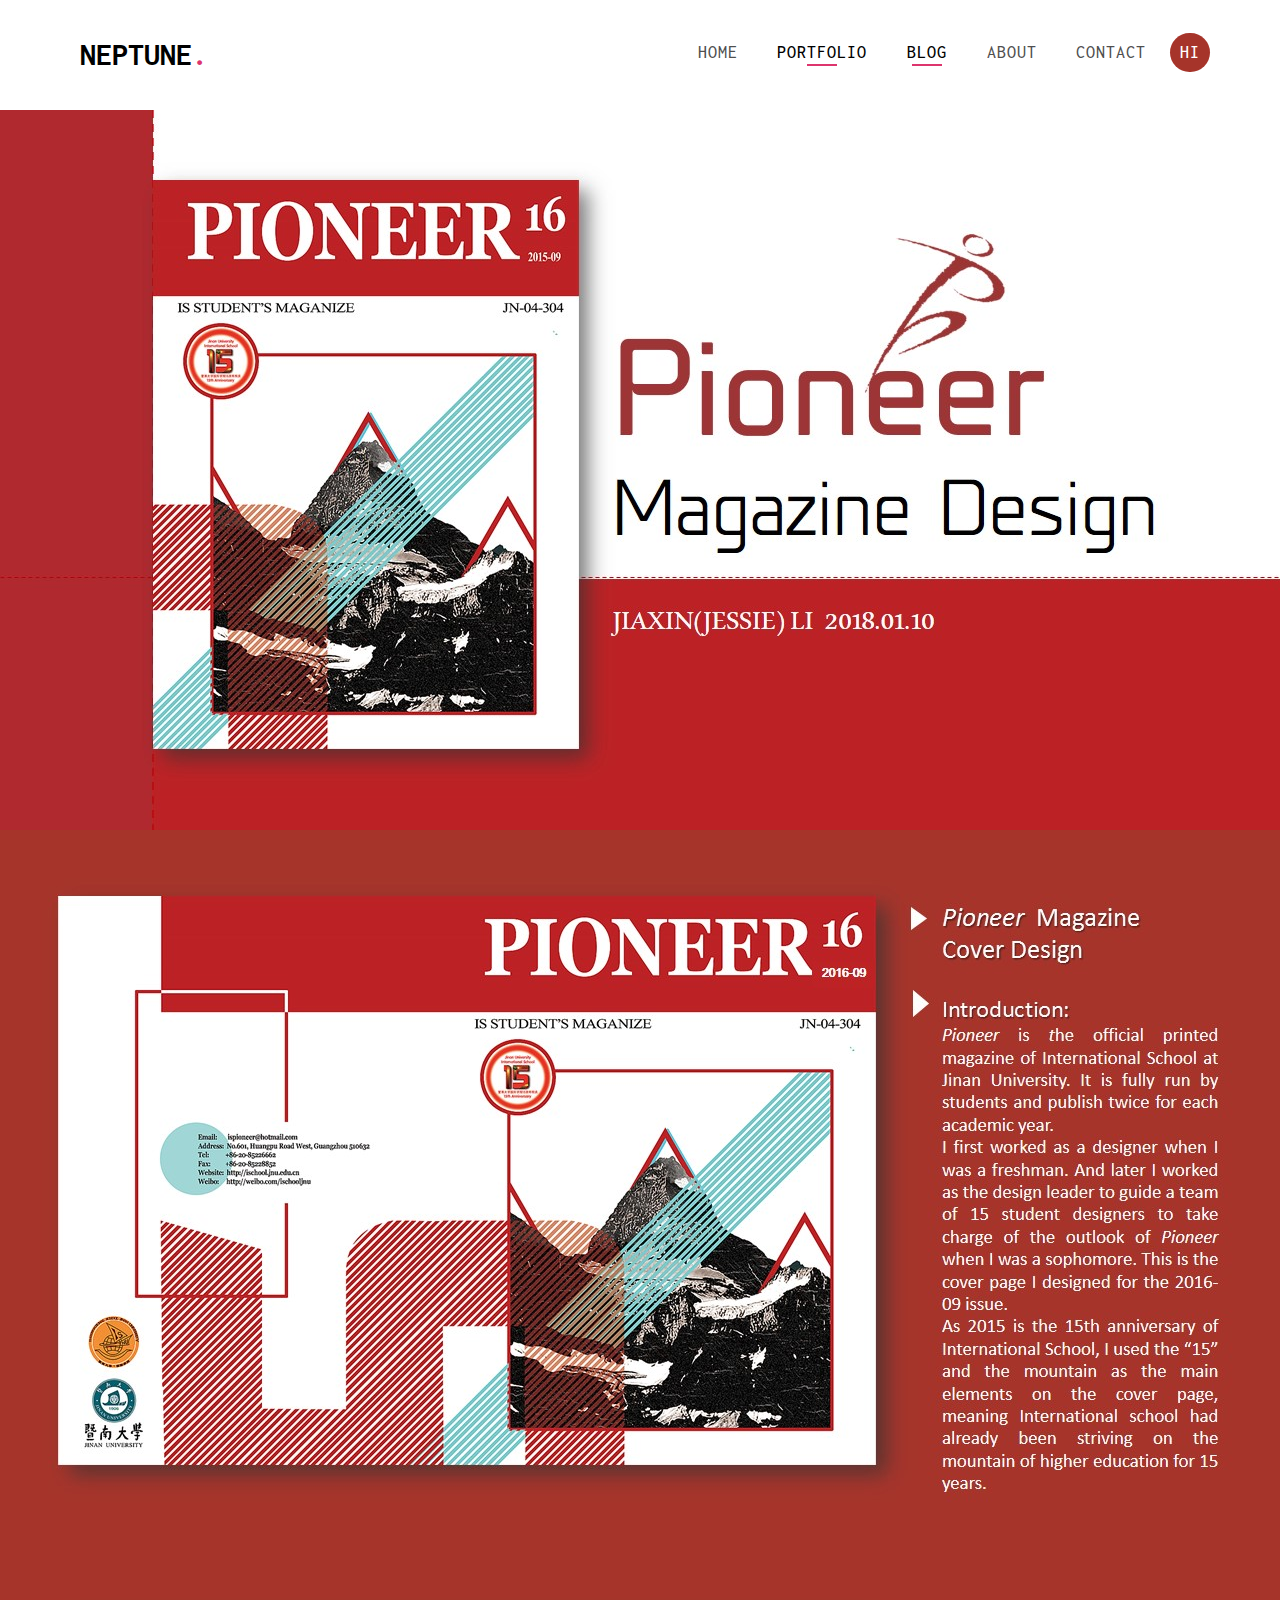
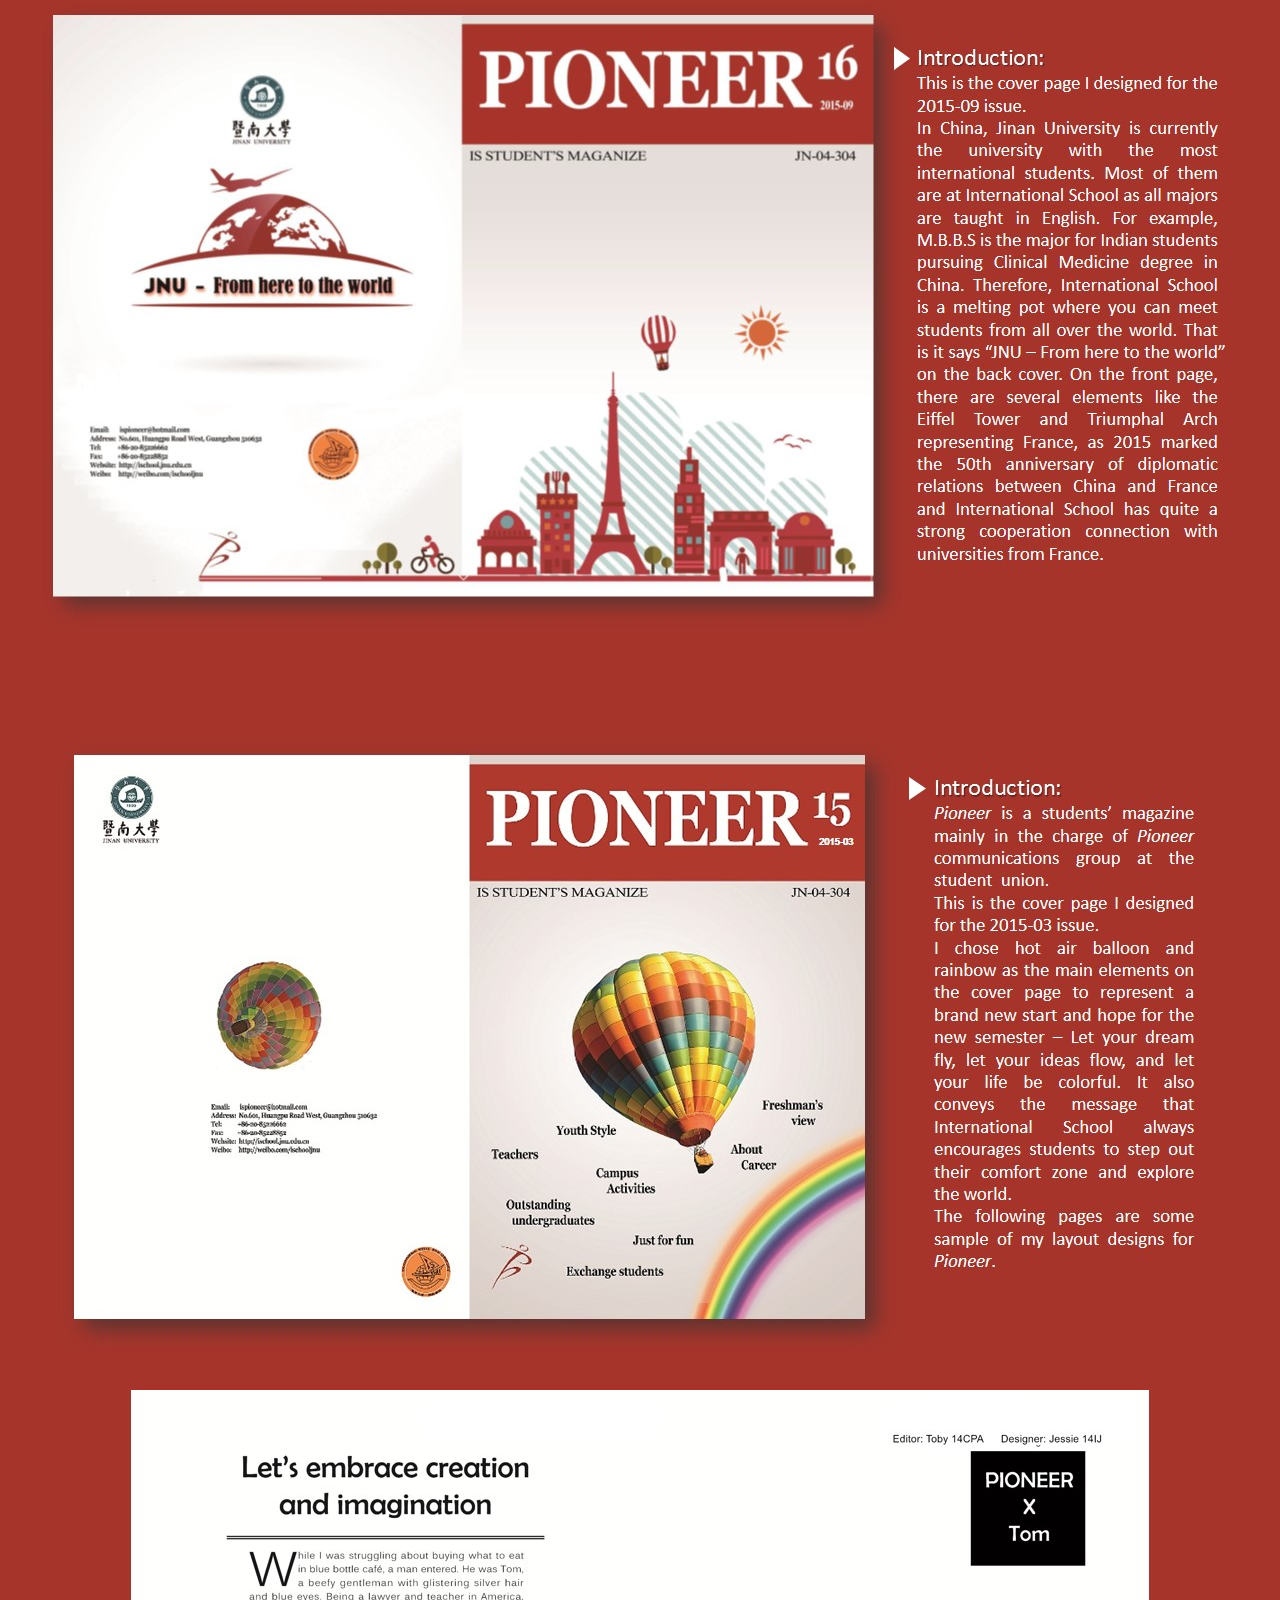
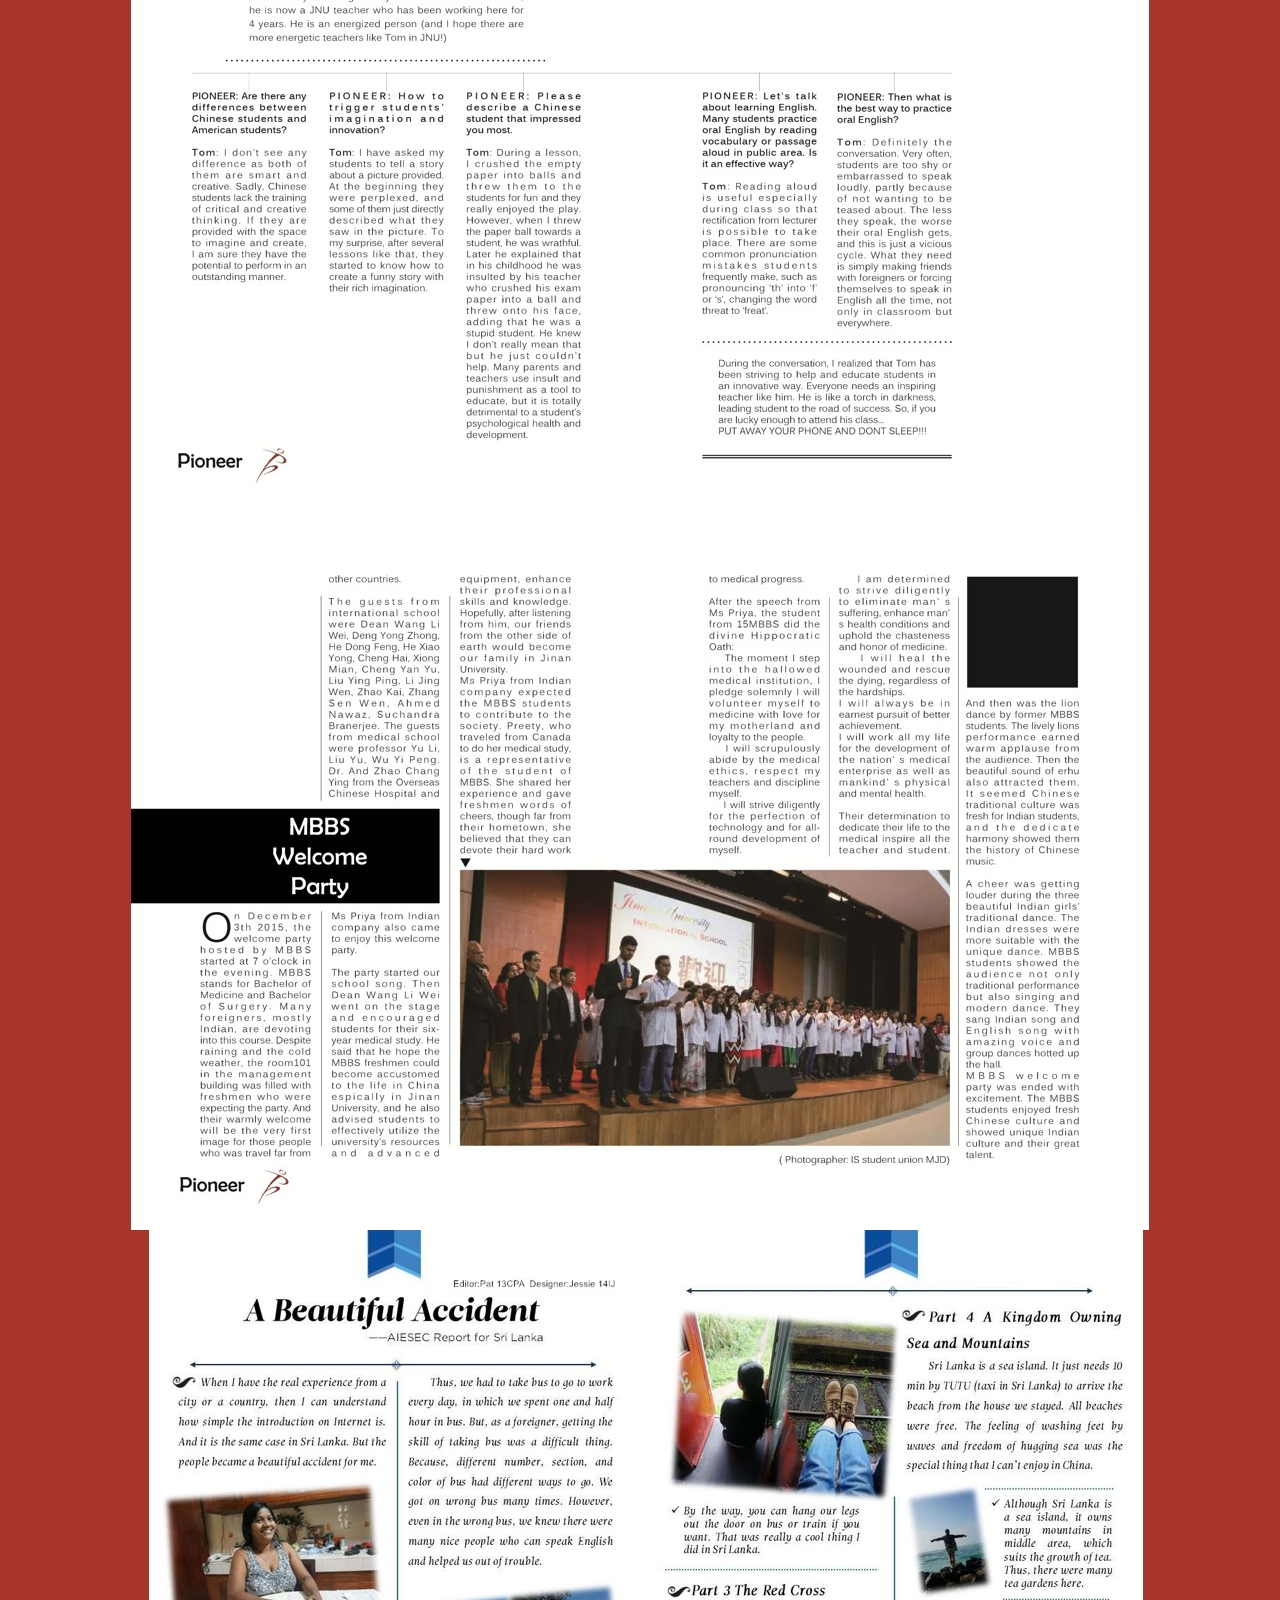
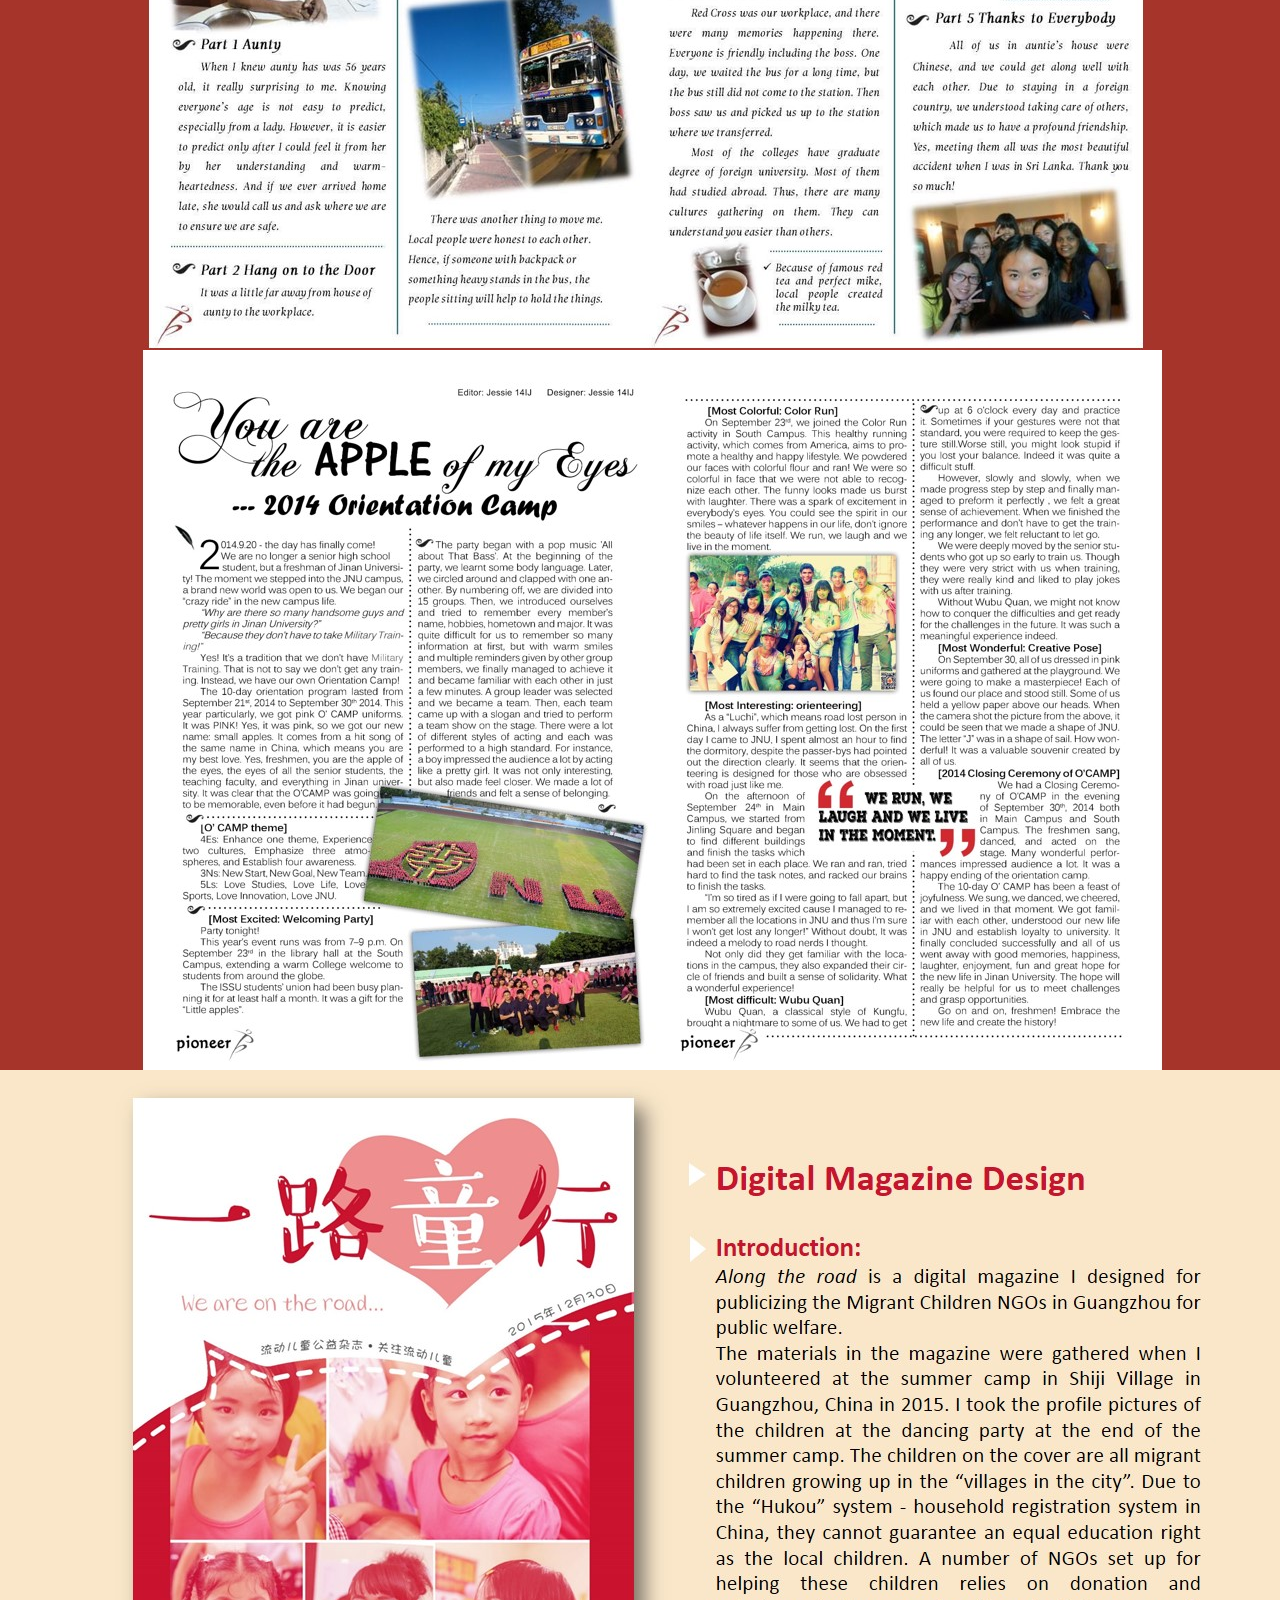
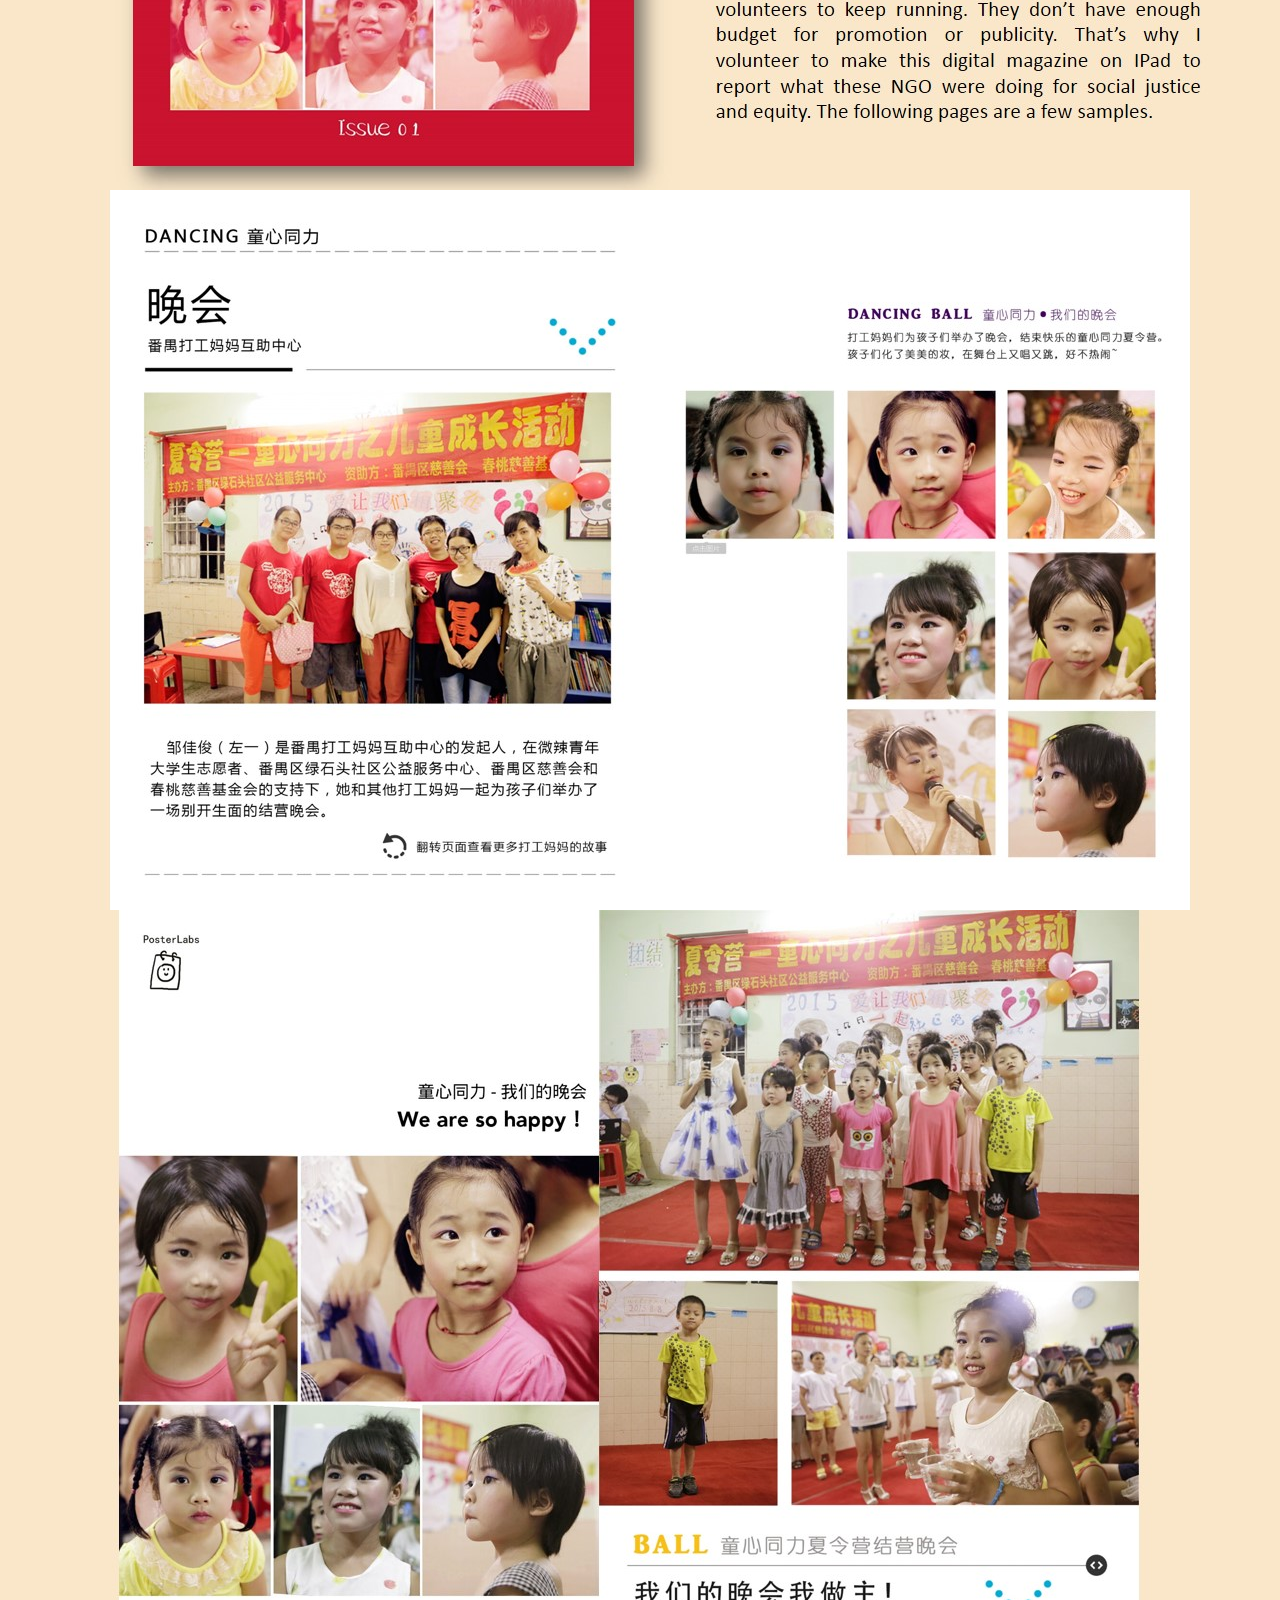
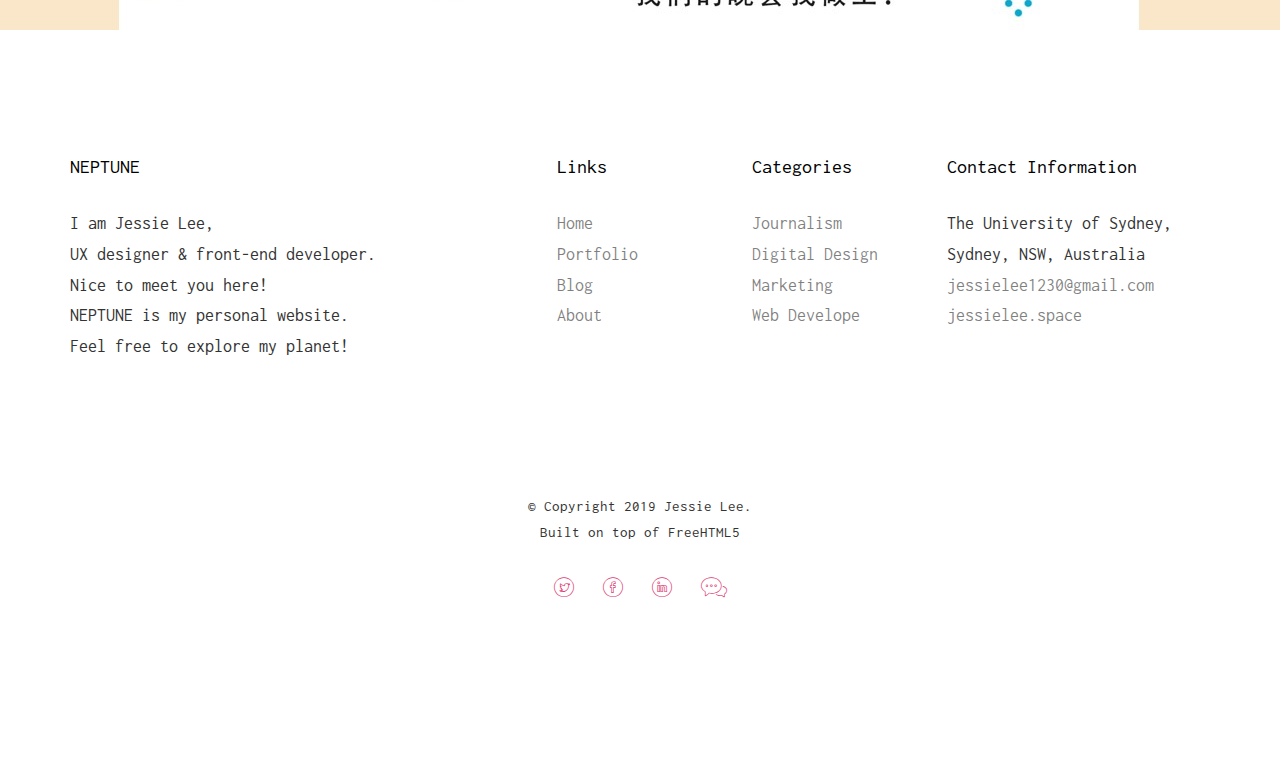
<file: magazine.html>
<!DOCTYPE HTML>
<html>

<head>
    <meta charset="utf-8">
    <meta http-equiv="X-UA-Compatible" content="IE=edge">
    <title>NEPTUNE - Jessie Lee</title>
    <meta name="viewport" content="width=device-width, initial-scale=1">
    <meta name="description" content="Jessie Lee's Personal Website" />
    <meta name="keywords" content="portfolio, personal website, Jessie Lee, Neptune, html5, css3, mobile first, responsive" />
    <meta name="author" content="Jessie Lee" />

    <!-- Facebook and Twitter integration -->
    <meta property="og:title" content="" />
    <meta property="og:image" content="" />
    <meta property="og:url" content="" />
    <meta property="og:site_name" content="" />
    <meta property="og:description" content="" />
    <meta name="twitter:title" content="" />
    <meta name="twitter:image" content="" />
    <meta name="twitter:url" content="" />
    <meta name="twitter:card" content="" />

    <!-- <link href="https://fonts.googleapis.com/css?family=Work+Sans:300,400,500,700,800" rel="stylesheet">	 -->
    <link href="https://fonts.googleapis.com/css?family=Inconsolata:400,700" rel="stylesheet">

    <!-- Animate.css -->
    <link rel="stylesheet" href="css/animate.css">

    <!-- Icomoon Icon Fonts-->
    <link rel="stylesheet" href="css/icomoon.css">
    <!-- Bootstrap  -->
    <link rel="stylesheet" href="css/bootstrap.css">
    <!-- Flexslider  -->
    <link rel="stylesheet" href="css/flexslider.css">

    <!-- Theme style  -->
    <link rel="stylesheet" href="css/style.css">

    <!-- Modernizr JS -->
    <script src="js/modernizr-2.6.2.min.js"></script>
    <!-- FOR IE9 below -->
    <!--[if lt IE 9]>
	<script src="js/respond.min.js"></script>
	<![endif]-->

</head>

<body>

    <!-- navigation -->

    <div class="fh5co-loader"></div>

    <div id="page">
        <nav class="fh5co-nav" role="navigation">
            <div class="top-menu">
                <div class="container">
                    <div class="row">
                        <div class="col-xs-2">
                            <div id="fh5co-logo"><a href="index.html">NEPTUNE<span>.</span></a></div>
                        </div>
                        <div class="col-xs-10 text-right menu-1">
                            <ul>
                                <li><a href="index.html">Home</a></li>

                                <li class="has-dropdown active">
                                    <a href="portfolio.html">Portfolio</a>
                                    <ul class="dropdown">
                                        <li><a href="webdesign.html">Web Design</a></li>
                                        <li><a href="appdesign.html">APP Design</a></li>
                                        <li><a href="infodesign.html">Info Design</a></li>
                                        <li><a href="graphicdesign.html">Graphic Design</a></li>
                                    </ul>
                                </li>

                                <li class="has-dropdown active">
                                    <a href="blog.html">Blog</a>
                                    <ul class="dropdown">
                                        <li><a href="eventplanning.html">Event Planning</a></li>
                                        <li><a href="newswriting.html">News Writing</a></li>
                                        <li><a href="photography.html">Photography</a></li>
                                        <li><a href="videoclip.html">Video Clip</a></li>
                                        <li><a href="magazine.html">Magazine</a></li>
                                    </ul>
                                </li>
                                <li><a href="about.html">About</a></li>
                                <li><a href="contact.html">Contact</a></li>
                                <li class="btn-cta">
                                    <a href="mailto:jessielee1230@gmail.com">
                                        <span style="background:#a6342a">HI</span></a>
                                </li>

                            </ul>
                        </div>
                    </div>
                </div>
            </div>
        </nav>

        <!-- navigation end -->

        <!-- content -->
        <div class="text-center">

            <img src="images/MAG/Pioneer (1).JPG" alt="magazine design">
            <img src="images/MAG/Pioneer (2).JPG" alt="magazine design">
            <img src="images/MAG/Pioneer (3).JPG" alt="magazine design">
            <img src="images/MAG/Pioneer (4).JPG" alt="magazine design">
            <img src="images/MAG/Pioneer (5).JPG" alt="magazine design">
            <img src="images/MAG/Pioneer (6).JPG" alt="magazine design">
            <img src="images/MAG/Pioneer (7).JPG" alt="magazine design">
            <img src="images/MAG/Pioneer (8).JPG" alt="magazine design">
            <img src="images/MAG/Childhood (1).JPG" alt="magazine design">
            <img src="images/MAG/Childhood (2).JPG" alt="magazine design">
            <img src="images/MAG/Childhood (3).JPG" alt="magazine design">

        </div>

        <!-- content end-->


        <!-- footer -->
        <footer id="fh5co-footer" role="contentinfo">
            <div class="container">
                <div class="row row-pb-md">
                    <div class="col-md-4 fh5co-widget">
                        <h4>NEPTUNE</h4>
                        <p>I am Jessie Lee, <br>UX designer & front-end developer.<br> Nice to meet you here!<br> NEPTUNE is my
                            personal website.<br> Feel free to explore my planet!</p>
                    </div>
                    <div class="col-md-2 col-md-push-1 fh5co-widget">
                        <h4>Links</h4>
                        <ul class="fh5co-footer-links">
                            <li><a href="index.html" target="_blank">Home</a></li>
                            <li><a href="portfolio.html" target="_blank">Portfolio</a></li>
                            <li><a href="blog.html" target="_blank">Blog</a></li>
                            <li><a href="about.html" target="_blank">About</a></li>
                        </ul>
                    </div>
    
                    <div class="col-md-2 col-md-push-1 fh5co-widget">
                        <h4>Categories</h4>
                        <ul class="fh5co-footer-links">
                            <li><a href="newswriting.html" target="_blank">Journalism</a></li>
                            <li><a href="appdesign.html" target="_blank">Digital Design</a></li>
                            <li><a href="eventplanning.html" target="_blank">Marketing</a></li>
                            <li><a href="webdesign.html" target="_blank">Web Develope</a></li>
                        </ul>
                    </div>
    
                    <div class="col-md-4 col-md-push-1 fh5co-widget">
                        <h4>Contact Information</h4>
                        <ul class="fh5co-footer-links">
                            <li>The University of Sydney, <br> Sydney, NSW, Australia</li>
                            <li><a href="mailto:jessielee1230@gmail.com">jessielee1230@gmail.com</a></li>
                            <li><a href="http://jessielee.space" target="_blank">jessielee.space</a></li>
                        </ul>
                    </div>
    
                </div>
    
                <div class="row copyright">
                    <div class="col-md-12 text-center">
                        <p>
                            <small class="block">&copy; Copyright 2019 Jessie Lee.</small>
                            <small class="block">Built on top of FreeHTML5</small>
                        </p>
                        <p>
                            <ul class="fh5co-social-icons">
                                <li><a href="http://twitter.com/" target="_blank"><i class="icon-twitter"></i></a></li>
                                <li><a href="https://www.facebook.com/" target="_blank"><i class="icon-facebook"></i></a></li>
                                <li><a href="https://www.linkedin.com//" target="_blank"><i class="icon-linkedin"></i></a></li>
                                <li>
                                    <a href="images/qrcode.jpg" target="_blank"><i class=" icon-chat "></i></a></li>
                            </ul>
                        </p>
                    </div>
                </div>
    
            </div>
        </footer>

        <!-- footer end-->
    </div>

    <div class="gototop js-top ">
        <a href="# " class="js-gotop "><i class="icon-arrow-up22 "></i></a>
    </div>

    <!-- jQuery -->
    <script src="js/jquery.min.js "></script>
    <!-- jQuery Easing -->
    <script src="js/jquery.easing.1.3.js "></script>
    <!-- Bootstrap -->
    <script src="js/bootstrap.min.js "></script>
    <!-- Waypoints -->
    <script src="js/jquery.waypoints.min.js "></script>
    <!-- Flexslider -->
    <script src="js/jquery.flexslider-min.js "></script>
    <!-- Main -->
    <script src="js/main.js "></script>

</body>

</html>
</file>
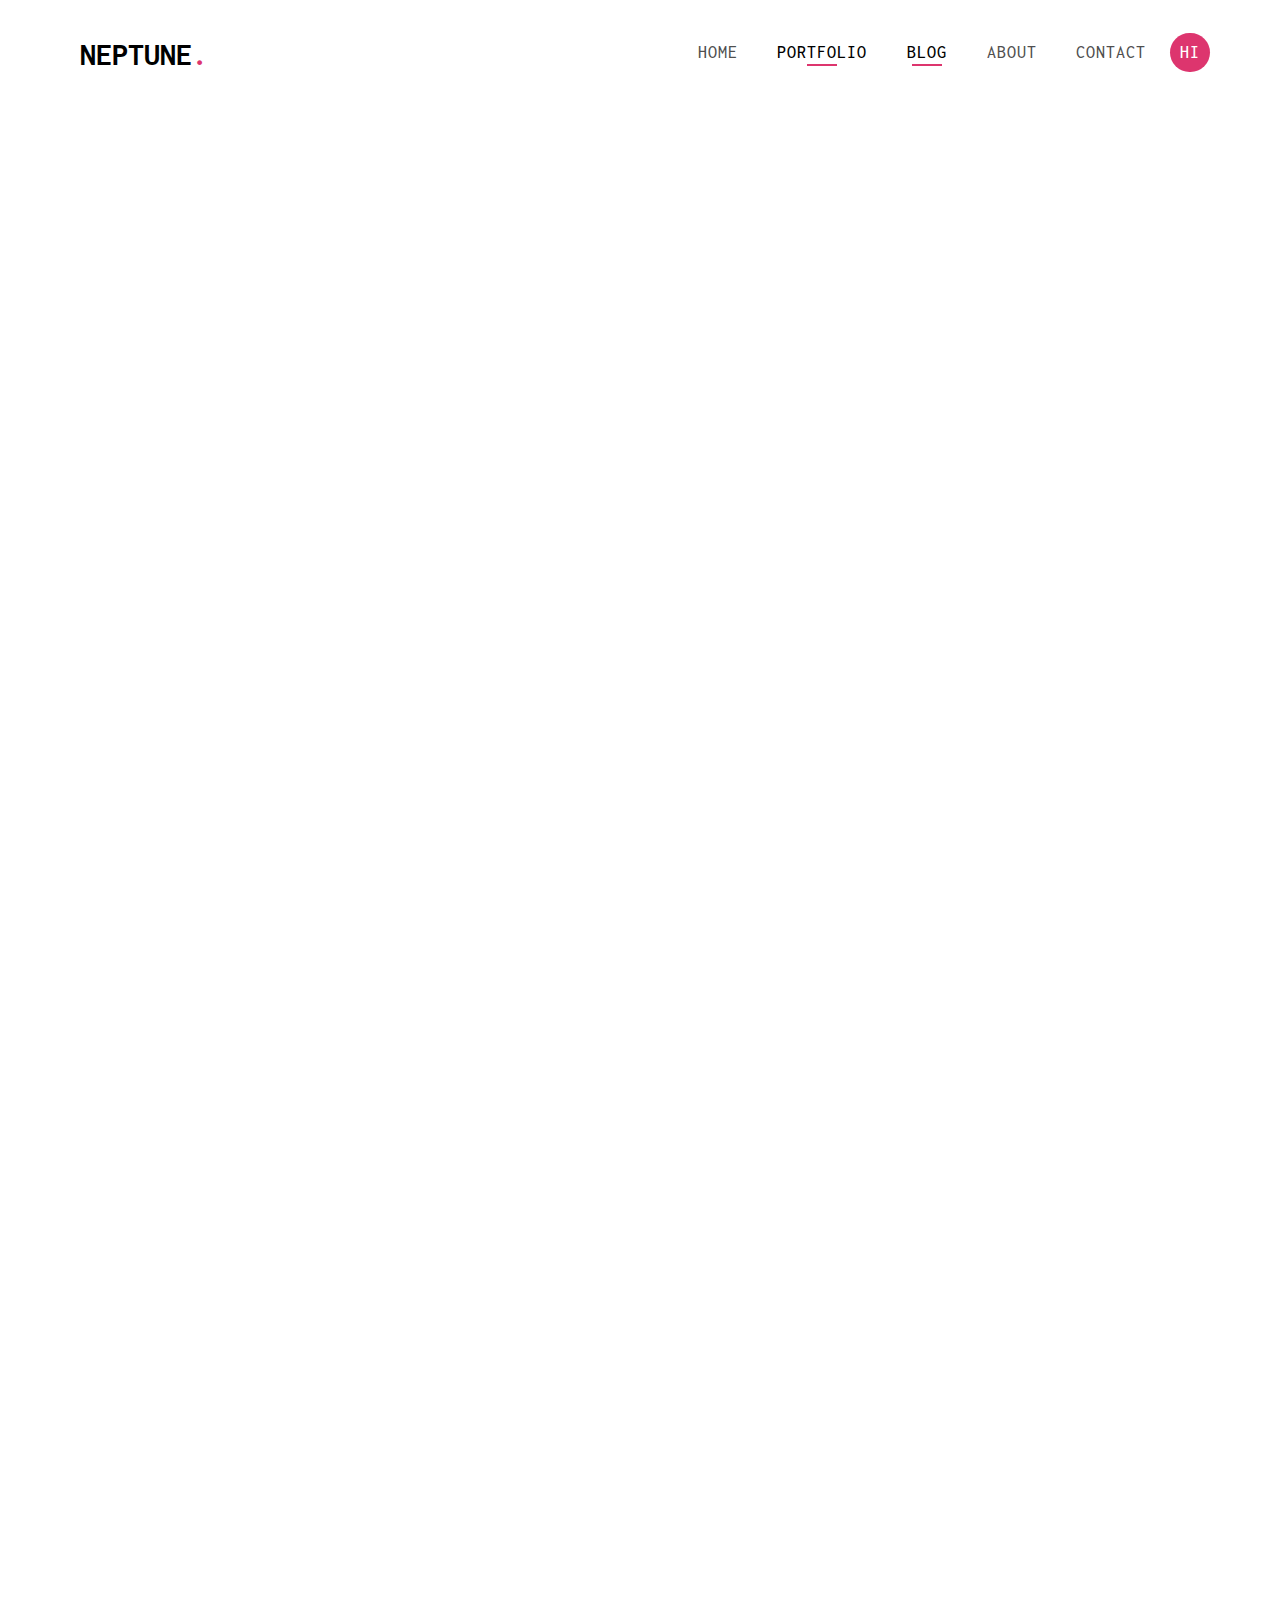
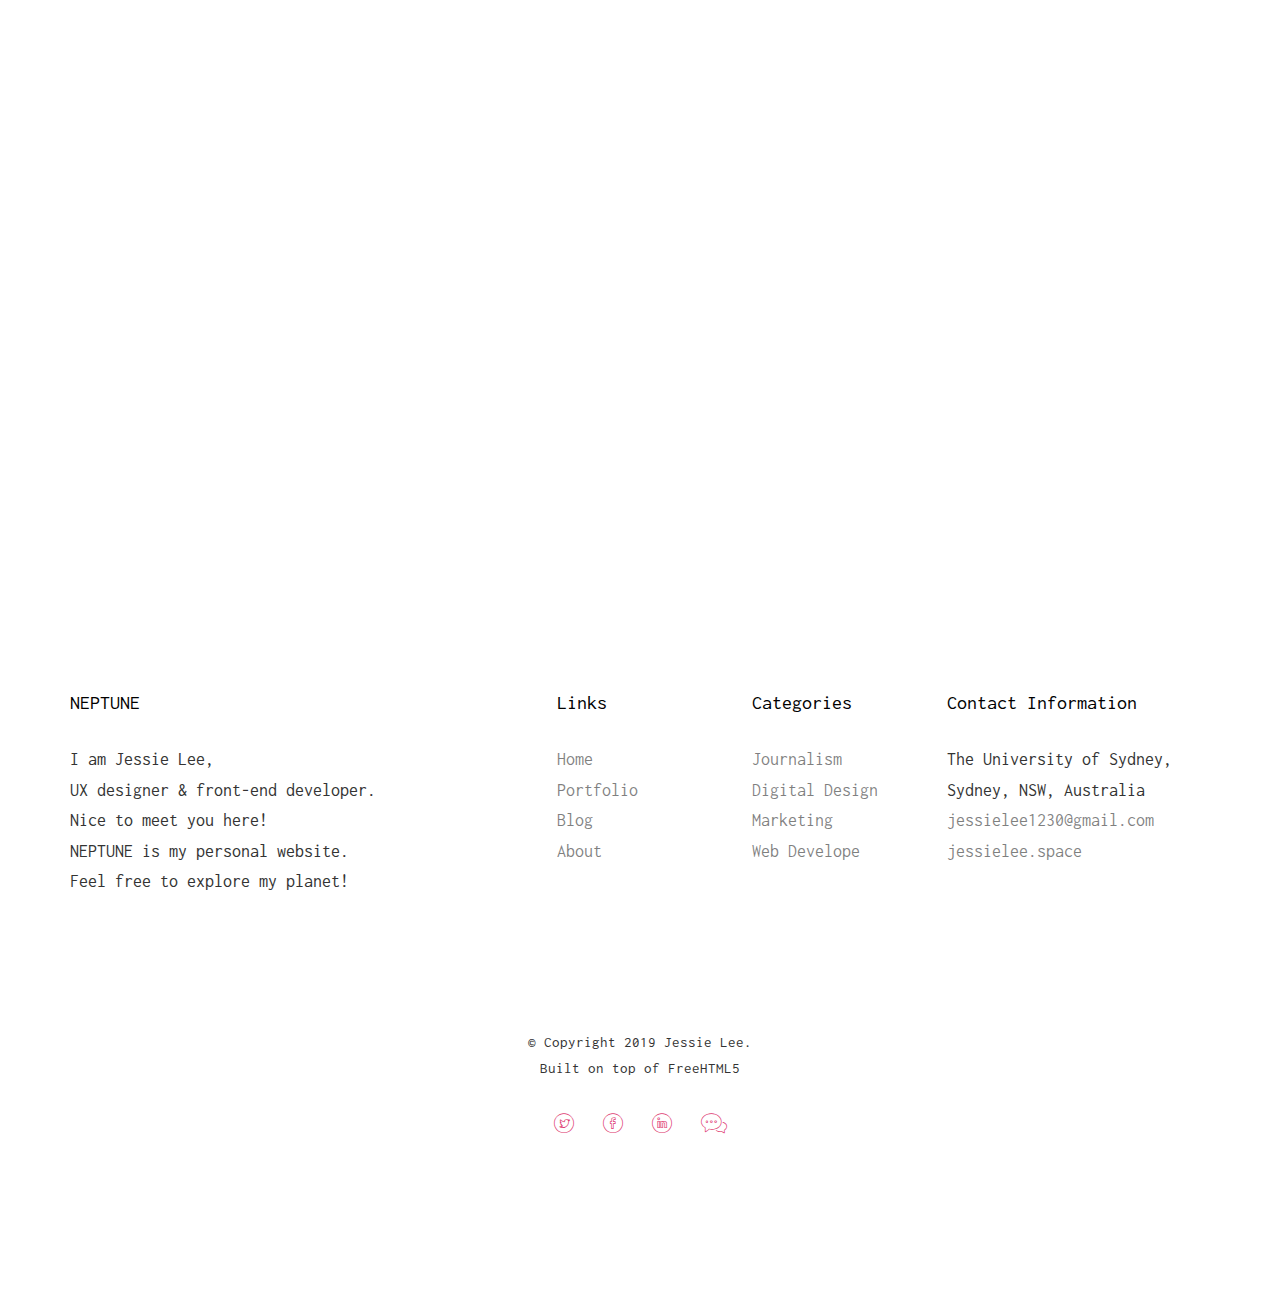
<file: newswriting.html>
<!DOCTYPE HTML>
<html>

<head>
    <meta charset="utf-8">
    <meta http-equiv="X-UA-Compatible" content="IE=edge">
    <title>NEPTUNE - Jessie Lee</title>
    <meta name="viewport" content="width=device-width, initial-scale=1">
    <meta name="description" content="Jessie Lee's Personal Website" />
    <meta name="keywords" content="portfolio, personal website, Jessie Lee, Neptune, html5, css3, mobile first, responsive" />
    <meta name="author" content="Jessie Lee" />

    <!-- Facebook and Twitter integration -->
    <meta property="og:title" content="" />
    <meta property="og:image" content="" />
    <meta property="og:url" content="" />
    <meta property="og:site_name" content="" />
    <meta property="og:description" content="" />
    <meta name="twitter:title" content="" />
    <meta name="twitter:image" content="" />
    <meta name="twitter:url" content="" />
    <meta name="twitter:card" content="" />

    <!-- <link href="https://fonts.googleapis.com/css?family=Work+Sans:300,400,500,700,800" rel="stylesheet">	 -->
    <link href="https://fonts.googleapis.com/css?family=Inconsolata:400,700" rel="stylesheet">

    <!-- Animate.css -->
    <link rel="stylesheet" href="css/animate.css">

    <!-- Icomoon Icon Fonts-->
    <link rel="stylesheet" href="css/icomoon.css">
    <!-- Bootstrap  -->
    <link rel="stylesheet" href="css/bootstrap.css">
    <!-- Flexslider  -->
    <link rel="stylesheet" href="css/flexslider.css">

    <!-- Theme style  -->
    <link rel="stylesheet" href="css/style.css">

    <!-- Modernizr JS -->
    <script src="js/modernizr-2.6.2.min.js"></script>
    <!-- FOR IE9 below -->
    <!--[if lt IE 9]>
	<script src="js/respond.min.js"></script>
	<![endif]-->

</head>

<body>

    <!-- navigation -->

    <div class="fh5co-loader"></div>

    <div id="page">
        <nav class="fh5co-nav" role="navigation">
            <div class="top-menu">
                <div class="container">
                    <div class="row">
                        <div class="col-xs-2">
                            <div id="fh5co-logo"><a href="index.html">NEPTUNE<span>.</span></a></div>
                        </div>
                        <div class="col-xs-10 text-right menu-1">
                            <ul>
                                <li><a href="index.html">Home</a></li>

                                <li class="has-dropdown active">
                                    <a href="portfolio.html">Portfolio</a>
                                    <ul class="dropdown">
                                        <li><a href="webdesign.html">Web Design</a></li>
                                        <li><a href="appdesign.html">APP Design</a></li>
                                        <li><a href="infodesign.html">Info Design</a></li>
                                        <li><a href="graphicdesign.html">Graphic Design</a></li>
                                    </ul>
                                </li>

                                <li class="has-dropdown active">
                                    <a href="blog.html">Blog</a>
                                    <ul class="dropdown">
                                        <li><a href="eventplanning.html">Event Planning</a></li>
                                        <li><a href="newswriting.html">News Writing</a></li>
                                        <li><a href="photography.html">Photography</a></li>
                                        <li><a href="videoclip.html">Video Clip</a></li>
                                        <li><a href="magazine.html">Magazine</a></li>
                                    </ul>
                                </li>
                                <li><a href="about.html">About</a></li>
                                <li><a href="contact.html">Contact</a></li>
                                <li class="btn-cta"><a href="mailto:jessielee1230@gmail.com"><span>HI</span></a></li>

                            </ul>
                        </div>
                    </div>
                </div>
            </div>
        </nav>

        <!-- navigation end -->

        <!-- content -->


        <div id="fh5co-blog">
            <div class="container">
                <div class="row animate-box">
                    <div class="col-md-8 col-md-offset-2 text-center fh5co-heading">
                        <h2>My Journalism Works</h2>
                        <p>Here are some journalism reports done during my BA International Journalism at Jinan University.</p>
                    </div>
                </div>

                <div class="row">
                    <div class="col-md-4">
                        <div class="fh5co-blog animate-box">
                            <a href="#" class="blog-bg" style="background-image: url(images/blog-1.jpg);"></a>
                            <div class="blog-text">
                                <span class="posted_on">July 6th 2016</span>
                                <h3><a href="https://writingforjournalism.com/2016/07/06/guangzhou-sex-in-the-city/" target="_blank">Guangzhou: <br>Sex in the City</a></h3>
                                <p> “I feel like I killed my baby with my own hand. I feel like my whole life is crumbling.” </p>
                                <ul class="stuff">
                                    <li><a href="https://writingforjournalism.com/2016/07/06/guangzhou-sex-in-the-city/" target="_blank">Read More<i class="icon-arrow-right22"></i></a></li>
                                </ul>
                            </div>
                        </div>
                    </div>
                    <div class="col-md-4 ">
                        <div class="fh5co-blog animate-box ">
                            <a href="# " class="blog-bg " style="background-image: url(images/blog-5.jpg); "></a>
                            <div class="blog-text ">
                                <span class="posted_on ">May 15th 2016</span>
                                <h3><a href="https://medium.com/@jessielee1230/maker-education-in-guangzhou-1b36a72f723b" target="_blank ">Maker Education in Guangzhou</a></h3>
                                <p>Maker education encounters stumbling blocks in Guangzhou, China. It is not only about the industry. It’s also about scores.</p>
                                <ul class="stuff ">
                                    <li><a href="https://medium.com/@jessielee1230/maker-education-in-guangzhou-1b36a72f723b" target="_blank ">Read More<i class="icon-arrow-right22 "></i></a></li>
                                </ul>
                            </div>
                        </div>
                    </div>
                    <div class="col-md-4">
                        <div class="fh5co-blog animate-box">
                            <a href="#" class="blog-bg" style="background-image: url(images/blog-4.jpg);"></a>
                            <div class="blog-text">
                                <span class="posted_on">Oct. 25th 2015</span>
                                <h3>
                                    <a href="https://medium.com/@jessielee1230/news-comparison-on-xis-visit-to-uk-78c862b500b9" target="_blank "> News Comparison: <br>Xi’s Visit to UK</a></h3>
                                <p>President Xi paid his first state visit to the United Kingdom from Oct. 19 to 23, 2015. Here is a news comparison from home and abroad. </p>
                                <ul class="stuff ">
                                    <li><a href="https://medium.com/@jessielee1230/news-comparison-on-xis-visit-to-uk-78c862b500b9 " target="_blank ">Read More<i class="icon-arrow-right22 "></i></a></li>
                                </ul>
                            </div>
                        </div>
                    </div>
                    <div class="col-md-4">
                        <div class="fh5co-blog animate-box">
                            <a href="#" class="blog-bg" style="background-image: url(images/blog-2.jpg);"></a>
                            <div class="blog-text">
                                <span class="posted_on">June 27th 2016</span>
                                <h3><a href="https://writingforjournalism.com/2016/06/27/escaping-back-to-mainland-china/" target="_blank">‘Escaping’ back to Mainland China</a></h3>
                                <p>One was socialism in Mainland China; the other was capitalism in Hong Kong.</p>
                                <ul class="stuff">
                                    <li><a href="https://writingforjournalism.com/2016/06/27/escaping-back-to-mainland-china/" target="_blank">Read More<i class="icon-arrow-right22"></i></a></li>
                                </ul>
                            </div>
                        </div>
                    </div>
                    <div class="col-md-4">
                        <div class="fh5co-blog animate-box">
                            <a href="#" class="blog-bg" style="background-image: url(images/blog-3.jpg);"></a>
                            <div class="blog-text">
                                <span class="posted_on">May 15th 2016</span>
                                <h3><a href="https://medium.com/@jessielee1230/the-descendant-of-the-dragon-47c1ddf8daee" target="_blank">The Descendent of the Dragon</a></h3>
                                <p>One by one, the candy was made. Little by little, his dream for a better life comes true.</p>
                                <ul class="stuff">
                                    <li><a href="https://medium.com/@jessielee1230/the-descendant-of-the-dragon-47c1ddf8daee" target="_blank">Read More<i class="icon-arrow-right22"></i></a></li>
                                </ul>
                            </div>
                        </div>
                    </div>
                </div>
            </div>
        </div>
        <!-- content end-->

        <!-- footer -->

        <footer id="fh5co-footer" role="contentinfo">
            <div class="container">
                <div class="row row-pb-md">
                    <div class="col-md-4 fh5co-widget">
                        <h4>NEPTUNE</h4>
                        <p>I am Jessie Lee, <br>UX designer & front-end developer.<br> Nice to meet you here!<br> NEPTUNE is my
                            personal website.<br> Feel free to explore my planet!</p>
                    </div>
                    <div class="col-md-2 col-md-push-1 fh5co-widget">
                        <h4>Links</h4>
                        <ul class="fh5co-footer-links">
                            <li><a href="index.html" target="_blank">Home</a></li>
                            <li><a href="portfolio.html" target="_blank">Portfolio</a></li>
                            <li><a href="blog.html" target="_blank">Blog</a></li>
                            <li><a href="about.html" target="_blank">About</a></li>
                        </ul>
                    </div>
    
                    <div class="col-md-2 col-md-push-1 fh5co-widget">
                        <h4>Categories</h4>
                        <ul class="fh5co-footer-links">
                            <li><a href="newswriting.html" target="_blank">Journalism</a></li>
                            <li><a href="appdesign.html" target="_blank">Digital Design</a></li>
                            <li><a href="eventplanning.html" target="_blank">Marketing</a></li>
                            <li><a href="webdesign.html" target="_blank">Web Develope</a></li>
                        </ul>
                    </div>
    
                    <div class="col-md-4 col-md-push-1 fh5co-widget">
                        <h4>Contact Information</h4>
                        <ul class="fh5co-footer-links">
                            <li>The University of Sydney, <br> Sydney, NSW, Australia</li>
                            <li><a href="mailto:jessielee1230@gmail.com">jessielee1230@gmail.com</a></li>
                            <li><a href="http://jessielee.space" target="_blank">jessielee.space</a></li>
                        </ul>
                    </div>
    
                </div>
    
                <div class="row copyright">
                    <div class="col-md-12 text-center">
                        <p>
                            <small class="block">&copy; Copyright 2019 Jessie Lee.</small>
                            <small class="block">Built on top of FreeHTML5</small>
                        </p>
                        <p>
                            <ul class="fh5co-social-icons">
                                <li><a href="http://twitter.com/" target="_blank"><i class="icon-twitter"></i></a></li>
                                <li><a href="https://www.facebook.com/" target="_blank"><i class="icon-facebook"></i></a></li>
                                <li><a href="https://www.linkedin.com//" target="_blank"><i class="icon-linkedin"></i></a></li>
                                <li>
                                    <a href="images/qrcode.jpg" target="_blank"><i class=" icon-chat "></i></a></li>
                            </ul>
                        </p>
                    </div>
                </div>
    
            </div>
        </footer>

        <!-- footer end-->
    </div>

    <div class="gototop js-top ">
        <a href="# " class="js-gotop "><i class="icon-arrow-up22 "></i></a>
    </div>

    <!-- jQuery -->
    <script src="js/jquery.min.js "></script>
    <!-- jQuery Easing -->
    <script src="js/jquery.easing.1.3.js "></script>
    <!-- Bootstrap -->
    <script src="js/bootstrap.min.js "></script>
    <!-- Waypoints -->
    <script src="js/jquery.waypoints.min.js "></script>
    <!-- Flexslider -->
    <script src="js/jquery.flexslider-min.js "></script>
    <!-- Main -->
    <script src="js/main.js "></script>

</body>

</html>
</file>
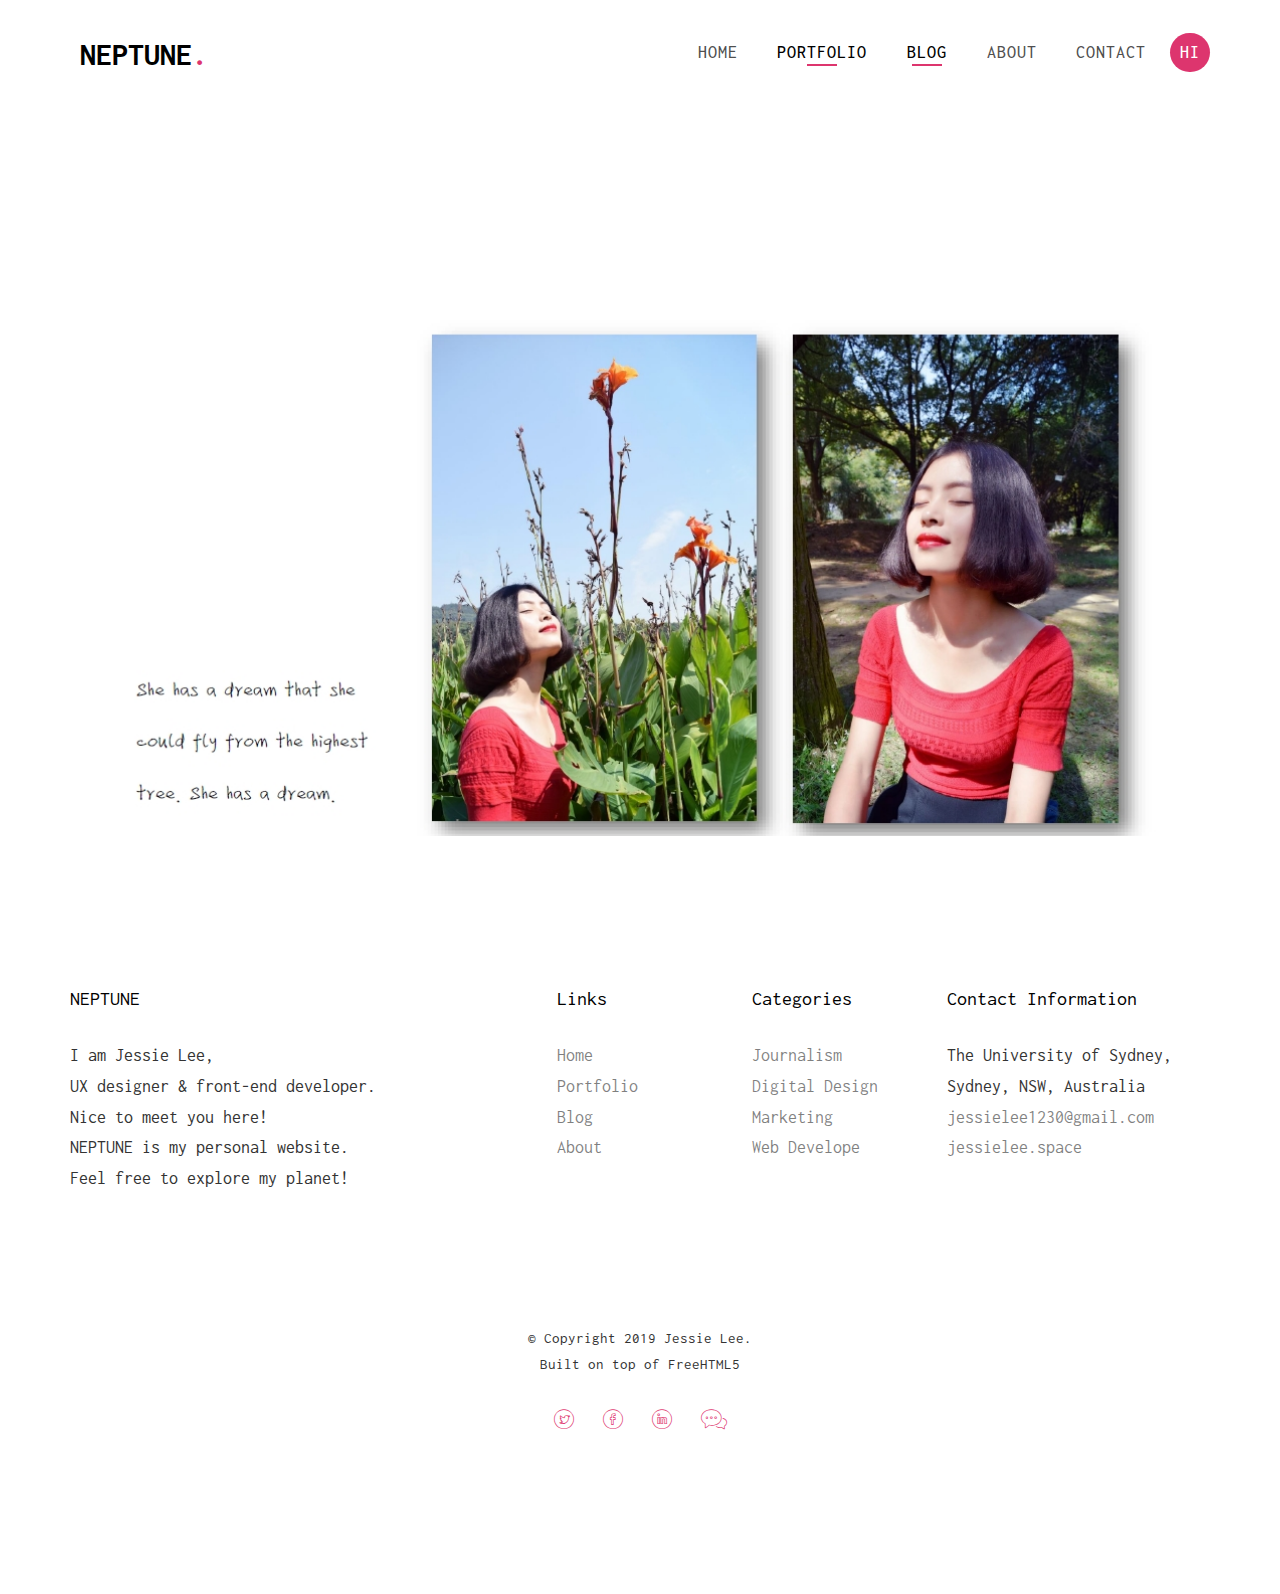
<file: photography.html>
<!DOCTYPE HTML>
<html>

<head>
    <meta charset="utf-8">
    <meta http-equiv="X-UA-Compatible" content="IE=edge">
    <title>NEPTUNE - Jessie Lee</title>
    <meta name="viewport" content="width=device-width, initial-scale=1">
    <meta name="description" content="Jessie Lee's Personal Website" />
    <meta name="keywords" content="portfolio, personal website, Jessie Lee, Neptune, html5, css3, mobile first, responsive" />
    <meta name="author" content="Jessie Lee" />

    <!-- Facebook and Twitter integration -->
    <meta property="og:title" content="" />
    <meta property="og:image" content="" />
    <meta property="og:url" content="" />
    <meta property="og:site_name" content="" />
    <meta property="og:description" content="" />
    <meta name="twitter:title" content="" />
    <meta name="twitter:image" content="" />
    <meta name="twitter:url" content="" />
    <meta name="twitter:card" content="" />

    <!-- <link href="https://fonts.googleapis.com/css?family=Work+Sans:300,400,500,700,800" rel="stylesheet">	 -->
    <link href="https://fonts.googleapis.com/css?family=Inconsolata:400,700" rel="stylesheet">

    <!-- Animate.css -->
    <link rel="stylesheet" href="css/animate.css">

    <!-- Icomoon Icon Fonts-->
    <link rel="stylesheet" href="css/icomoon.css">
    <!-- Bootstrap  -->
    <link rel="stylesheet" href="css/bootstrap.css">
    <!-- Flexslider  -->
    <link rel="stylesheet" href="css/flexslider.css">

    <!-- Theme style  -->
    <link rel="stylesheet" href="css/style.css">

    <!-- Modernizr JS -->
    <script src="js/modernizr-2.6.2.min.js"></script>
    <!-- FOR IE9 below -->
    <!--[if lt IE 9]>
	<script src="js/respond.min.js"></script>
	<![endif]-->

</head>

<body>

    <!-- navigation -->

    <div class="fh5co-loader"></div>

    <div id="page">
        <nav class="fh5co-nav" role="navigation">
            <div class="top-menu">
                <div class="container">
                    <div class="row">
                        <div class="col-xs-2">
                            <div id="fh5co-logo"><a href="index.html">NEPTUNE<span>.</span></a></div>
                        </div>
                        <div class="col-xs-10 text-right menu-1">
                            <ul>
                                <li><a href="index.html">Home</a></li>

                                <li class="has-dropdown active">
                                    <a href="portfolio.html">Portfolio</a>
                                    <ul class="dropdown">
                                        <li><a href="webdesign.html">Web Design</a></li>
                                        <li><a href="appdesign.html">APP Design</a></li>
                                        <li><a href="infodesign.html">Info Design</a></li>
                                        <li><a href="graphicdesign.html">Graphic Design</a></li>
                                    </ul>
                                </li>

                                <li class="has-dropdown active">
                                    <a href="blog.html">Blog</a>
                                    <ul class="dropdown">
                                        <li><a href="eventplanning.html">Event Planning</a></li>
                                        <li><a href="newswriting.html">News Writing</a></li>
                                        <li><a href="photography.html">Photography</a></li>
                                        <li><a href="videoclip.html">Video Clip</a></li>
                                        <li><a href="magazine.html">Magazine</a></li>
                                    </ul>
                                </li>
                                <li><a href="about.html">About</a></li>
                                <li><a href="contact.html">Contact</a></li>
                                <li class="btn-cta"><a href="mailto:jessielee1230@gmail.com"><span>HI</span></a></li>

                            </ul>
                        </div>
                    </div>
                </div>
            </div>
        </nav>

        <!-- navigation end -->

        <!-- content -->

        <!-- photography -->
        <div class="container">
            <div id="fh5co-blog" class="blog-flex">
                <div class="container-wrap">
                    <aside id="fh5co-hero">
                        <div class="flexslider">
                            <ul class="slides">
                                <li style="background-image: url(images/cover_bg_1.jpg);">
                                    <div class="overlay-gradient"></div>
                                    <div class="container-fluid">
                                        <div class="row">
                                            <div class="col-md-6 col-md-offset-3 col-md-pull-3 slider-text">
                                                <div class="slider-text-inner">
                                                    <h1>She Has a Dream</h1>
                                                    <h2>Profile Photography</h2>
                                                    <p>
                                                        <a class="btn btn-primary btn-demo" href="https://unsplash.com/@jessielee1230" target="_blank"></i> View More</a>
                                                    </p>
                                                </div>
                                            </div>
                                        </div>
                                    </div>
                                </li>
                                <li style="background-image: url(images/cover_bg_2.jpg);">
                                    <div class="overlay-gradient"></div>
                                    <div class="container-fluid">
                                        <div class="row">
                                            <div class="col-md-6 col-md-offset-3 col-md-push-3 slider-text">
                                                <div class="slider-text-inner">
                                                    <h1>Poetic China</h1>
                                                    <h2>Scenery Photography</h2>
                                                    <p>
                                                        <a class="btn btn-primary btn-demo" style="background-color:skyblue" href="https://unsplash.com/@jessielee1230" target="_blank"></i> View More</a>
                                                    </p>
                                                </div>
                                            </div>
                                        </div>
                                    </div>
                                </li>
                                <li style="background-image: url(images/cover_bg_3.jpg);">
                                    <div class="overlay-gradient"></div>
                                    <div class="container-fluids">
                                        <div class="row">
                                            <div class="col-md-6 col-md-offset-3 slider-text">
                                                <div class="slider-text-inner text-center">
                                                    <h1 style="color:white">Let's go to Sydney!</h1>
                                                    <h2 style="color:white">Scenery Photography</h2>
                                                    <p>
                                                        <a class="btn btn-primary btn-demo" style="background-color:skyblue" href="https://unsplash.com/@jessielee1230" target="_blank"></i> View More</a>
                                                    </p>
                                                </div>
                                            </div>
                                        </div>
                                    </div>
                                </li>
                                <li style="background-image: url(images/cover_bg_4.jpg);">
                                    <div class="overlay-gradient"></div>
                                    <div class="container-fluid">
                                        <div class="row">
                                            <div class="col-md-6 col-md-offset-3 col-md-push-3 slider-text">
                                                <div class="slider-text-inner">
                                                    <h1>Till Love Do Us Part</h1>
                                                    <h2>Wedding Photography</h2>
                                                    <p>
                                                        <a class="btn btn-primary btn-demo" style="background-color:lightgrey" href="https://unsplash.com/@jessielee1230" target="_blank"></i> View More</a>
                                                    </p>
                                                </div>
                                            </div>
                                        </div>
                                    </div>
                                </li>
                            </ul>
                        </div>
                    </aside>
                </div>
            </div>
        </div>
    <!-- photography end -->

    <!-- content end-->


    <!-- footer -->

    <footer id="fh5co-footer" role="contentinfo">
        <div class="container">
            <div class="row row-pb-md">
                <div class="col-md-4 fh5co-widget">
                    <h4>NEPTUNE</h4>
                    <p>I am Jessie Lee, <br>UX designer & front-end developer.<br> Nice to meet you here!<br> NEPTUNE is my
                        personal website.<br> Feel free to explore my planet!</p>
                </div>
                <div class="col-md-2 col-md-push-1 fh5co-widget">
                    <h4>Links</h4>
                    <ul class="fh5co-footer-links">
                        <li><a href="index.html" target="_blank">Home</a></li>
                        <li><a href="portfolio.html" target="_blank">Portfolio</a></li>
                        <li><a href="blog.html" target="_blank">Blog</a></li>
                        <li><a href="about.html" target="_blank">About</a></li>
                    </ul>
                </div>

                <div class="col-md-2 col-md-push-1 fh5co-widget">
                    <h4>Categories</h4>
                    <ul class="fh5co-footer-links">
                        <li><a href="newswriting.html" target="_blank">Journalism</a></li>
                        <li><a href="appdesign.html" target="_blank">Digital Design</a></li>
                        <li><a href="eventplanning.html" target="_blank">Marketing</a></li>
                        <li><a href="webdesign.html" target="_blank">Web Develope</a></li>
                    </ul>
                </div>

                <div class="col-md-4 col-md-push-1 fh5co-widget">
                    <h4>Contact Information</h4>
                    <ul class="fh5co-footer-links">
                        <li>The University of Sydney, <br> Sydney, NSW, Australia</li>
                        <li><a href="mailto:jessielee1230@gmail.com">jessielee1230@gmail.com</a></li>
                        <li><a href="http://jessielee.space" target="_blank">jessielee.space</a></li>
                    </ul>
                </div>

            </div>

            <div class="row copyright">
                <div class="col-md-12 text-center">
                    <p>
                        <small class="block">&copy; Copyright 2019 Jessie Lee.</small>
                        <small class="block">Built on top of FreeHTML5</small>
                    </p>
                    <p>
                        <ul class="fh5co-social-icons">
                            <li><a href="http://twitter.com/" target="_blank"><i class="icon-twitter"></i></a></li>
                            <li><a href="https://www.facebook.com/" target="_blank"><i class="icon-facebook"></i></a></li>
                            <li><a href="https://www.linkedin.com/" target="_blank"><i class="icon-linkedin"></i></a></li>
                            <li>
                                <a href="images/qrcode.jpg" target="_blank"><i class=" icon-chat "></i></a></li>
                        </ul>
                    </p>
                </div>
            </div>

        </div>
    </footer>

    <!-- footer end-->
    </div>

    <div class="gototop js-top ">
        <a href="# " class="js-gotop "><i class="icon-arrow-up22 "></i></a>
    </div>

    <!-- jQuery -->
    <script src="js/jquery.min.js "></script>
    <!-- jQuery Easing -->
    <script src="js/jquery.easing.1.3.js "></script>
    <!-- Bootstrap -->
    <script src="js/bootstrap.min.js "></script>
    <!-- Waypoints -->
    <script src="js/jquery.waypoints.min.js "></script>
    <!-- Flexslider -->
    <script src="js/jquery.flexslider-min.js "></script>
    <!-- Main -->
    <script src="js/main.js "></script>

</body>

</html>
</file>
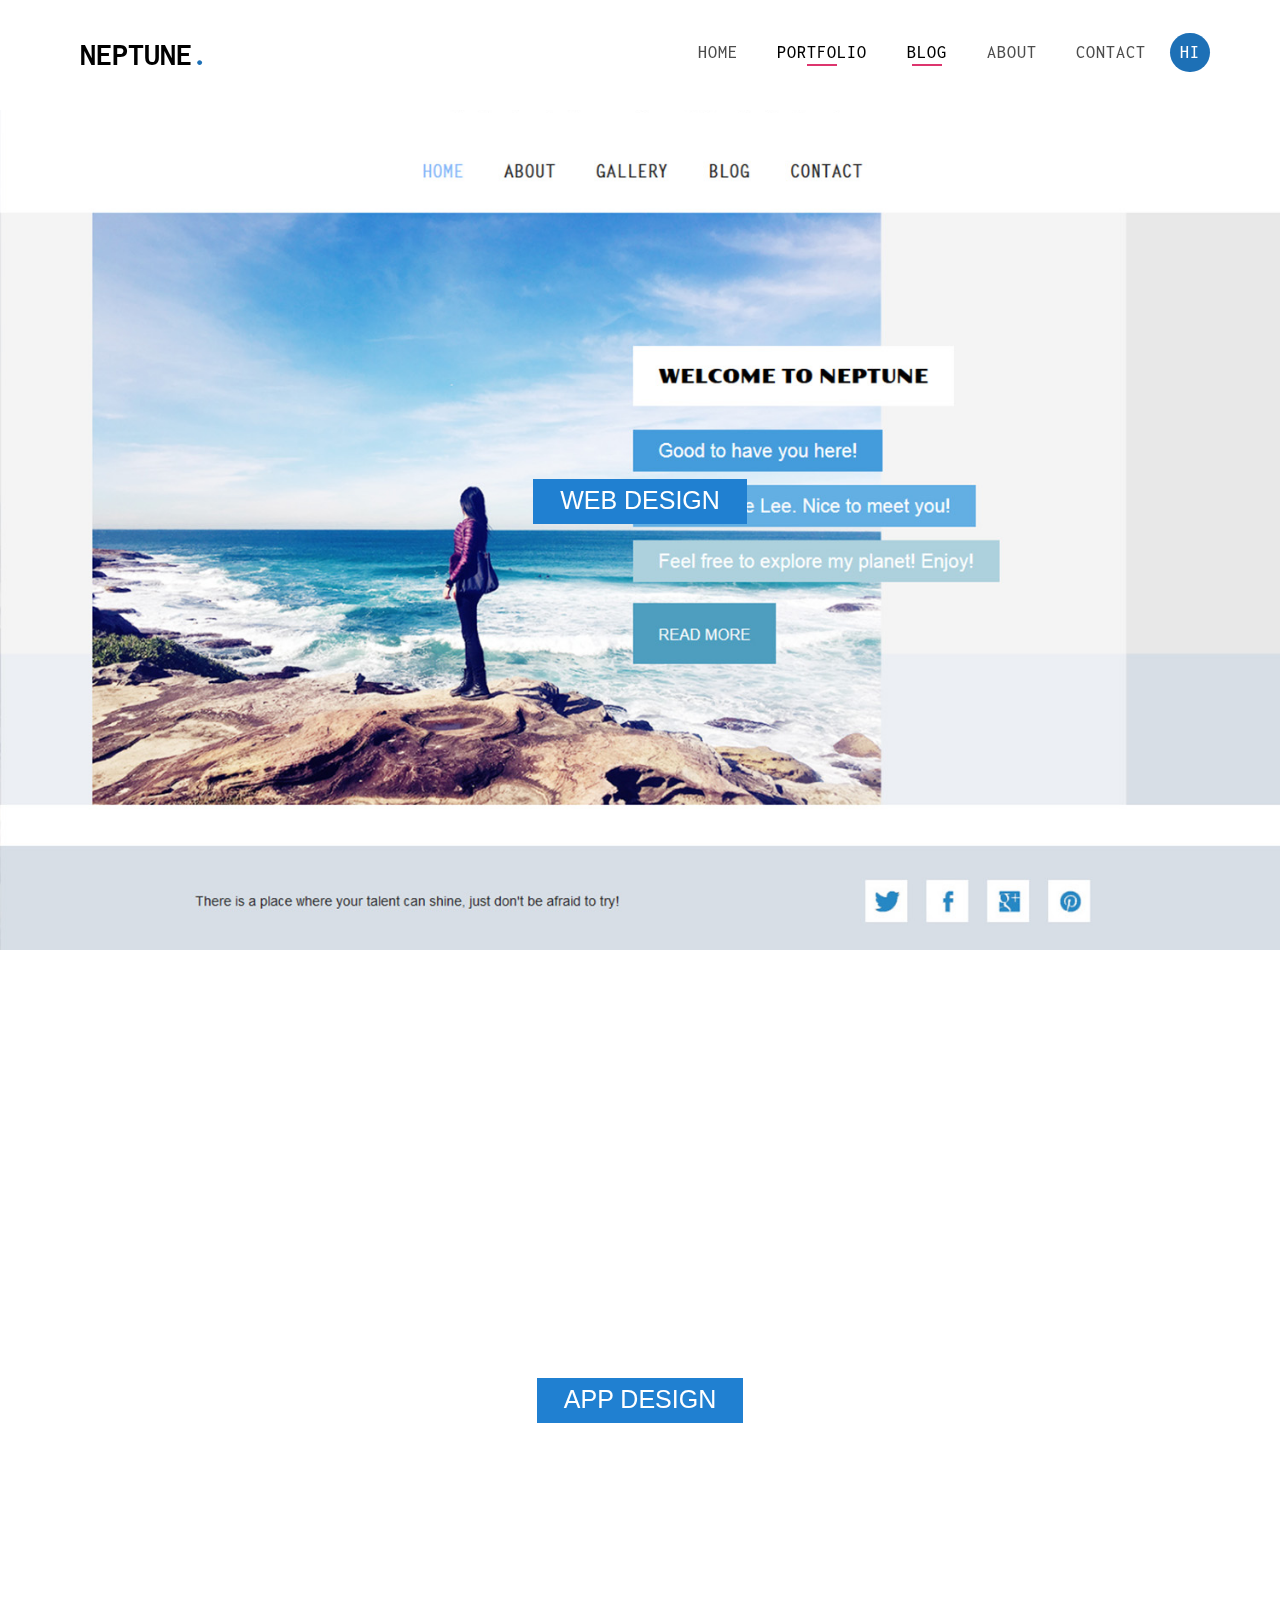
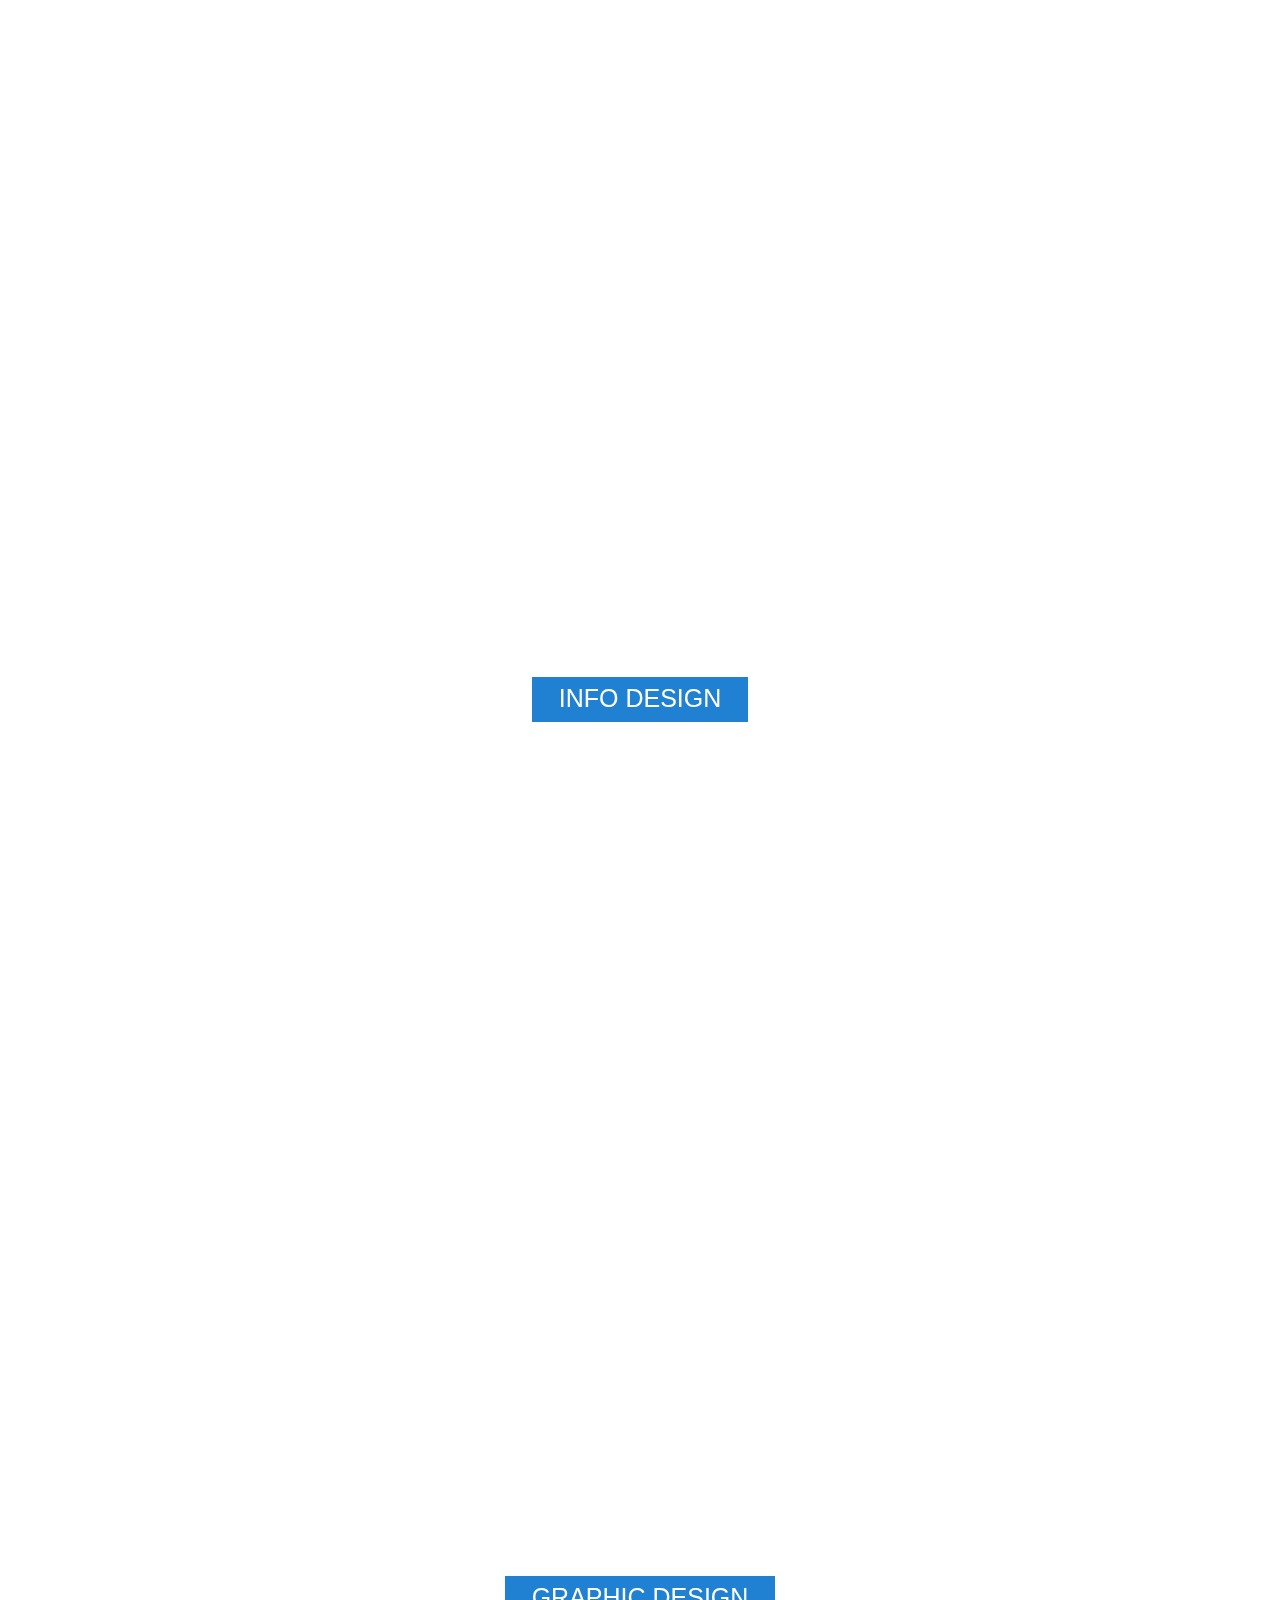
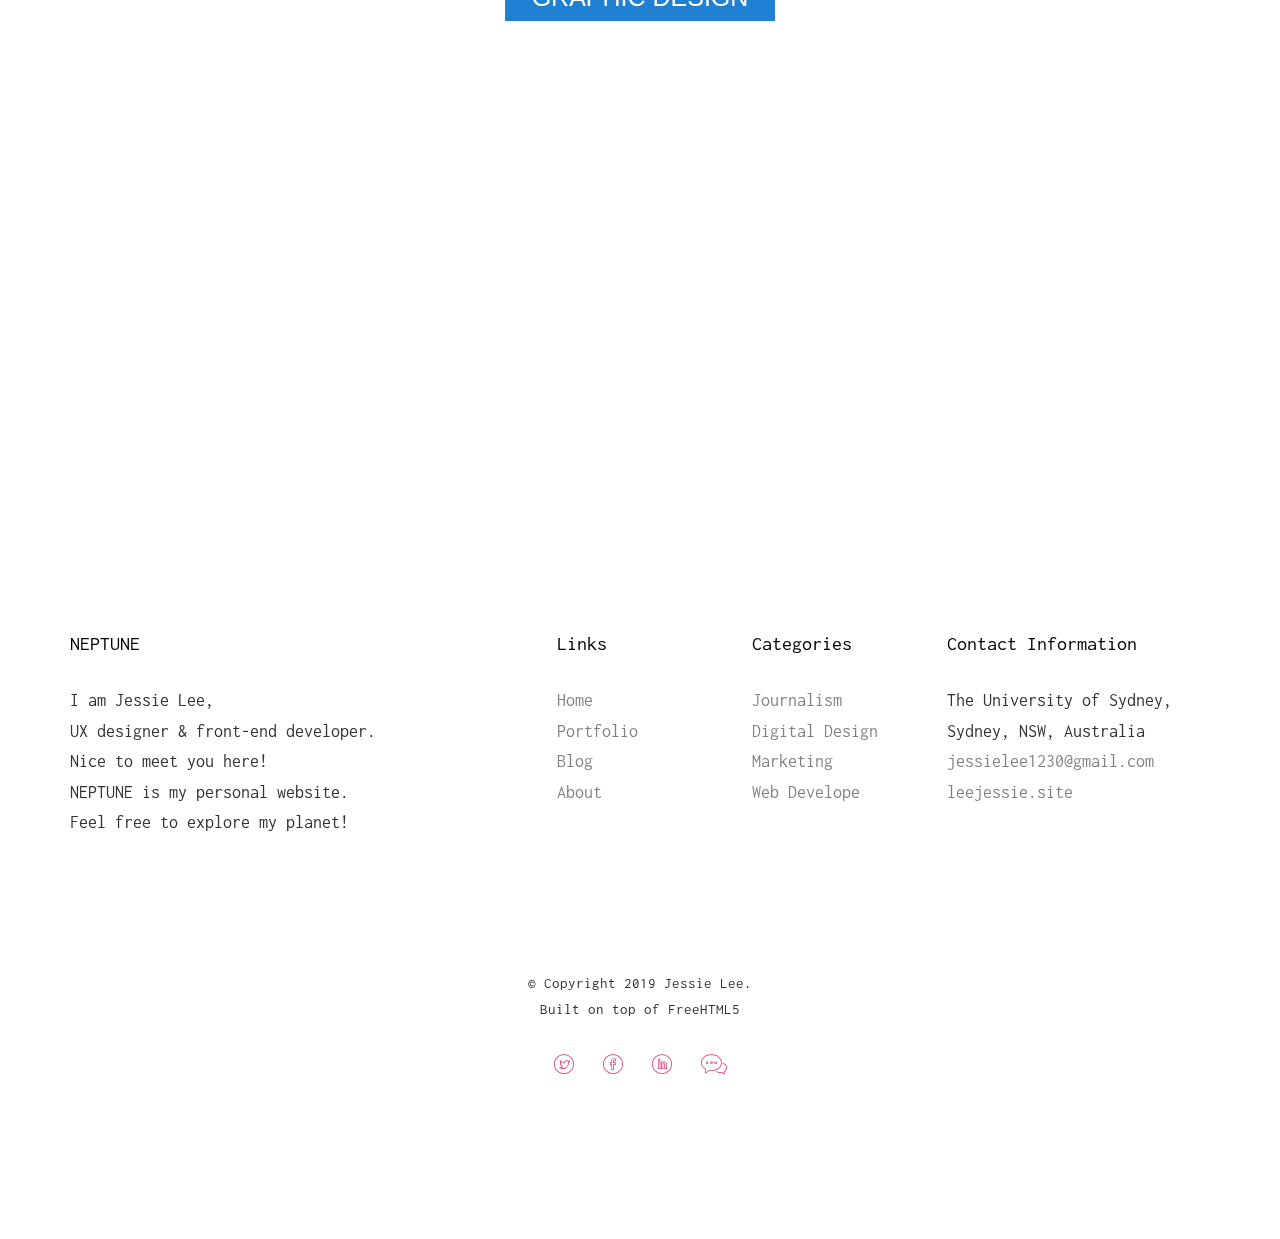
<file: portfolio.html>
<!DOCTYPE HTML>
<html>

<head>
    <meta charset="utf-8">
    <meta http-equiv="X-UA-Compatible" content="IE=edge">
    <title>NEPTUNE - Jessie Lee</title>
    <meta name="viewport" content="width=device-width, initial-scale=1">
    <meta name="description" content="Jessie Lee's Personal Website" />
    <meta name="keywords" content="portfolio, personal website, Jessie Lee, Neptune, html5, css3, mobile first, responsive" />
    <meta name="author" content="Jessie Lee" />

    <!-- Facebook and Twitter integration -->
    <meta property="og:title" content="" />
    <meta property="og:image" content="" />
    <meta property="og:url" content="" />
    <meta property="og:site_name" content="" />
    <meta property="og:description" content="" />
    <meta name="twitter:title" content="" />
    <meta name="twitter:image" content="" />
    <meta name="twitter:url" content="" />
    <meta name="twitter:card" content="" />

    <!-- <link href="https://fonts.googleapis.com/css?family=Work+Sans:300,400,500,700,800" rel="stylesheet">	 -->
    <link href="https://fonts.googleapis.com/css?family=Inconsolata:400,700" rel="stylesheet">

    <!-- Animate.css -->
    <link rel="stylesheet" href="css/animate.css">

    <!-- Icomoon Icon Fonts-->
    <link rel="stylesheet" href="css/icomoon.css">
    <!-- Bootstrap  -->
    <link rel="stylesheet" href="css/bootstrap.css">
    <!-- Flexslider  -->
    <link rel="stylesheet" href="css/flexslider.css">

    <!-- Theme style  -->
    <link rel="stylesheet" href="css/style.css">

    <!-- Modernizr JS -->
    <script src="js/modernizr-2.6.2.min.js"></script>
    <!-- FOR IE9 below -->
    <!--[if lt IE 9]>
	<script src="js/respond.min.js"></script>
	<![endif]-->

</head>

<body>

    <!-- navigation -->

    <div class="fh5co-loader"></div>

    <div id="page">
        <nav class="fh5co-nav" role="navigation">
            <div class="top-menu">
                <div class="container">
                    <div class="row">
                        <div class="col-xs-2">
                            <div id="fh5co-logo"><a href="index.html">NEPTUNE<span style="color:#1d70b6" >.</span></a></div>
                        </div>
                        <div class="col-xs-10 text-right menu-1">
                            <ul>
                                <li><a href="index.html">Home</a></li>

                                <li class="has-dropdown active">
                                    <a href="portfolio.html">Portfolio</a>
                                    <ul class="dropdown">
                                            <li><a href="interactiondesign.html">Interaction Design</a></li>
                                        <li><a href="webdesign.html">Web Design</a></li>
                                        <li><a href="appdesign.html">APP Design</a></li>
                                        <li><a href="infodesign.html">Info Design</a></li>
                                        <li><a href="graphicdesign.html">Graphic Design</a></li>
                                    </ul>
                                </li>


                                <li class="has-dropdown active">
                                    <a href="blog.html">Blog</a>
                                    <ul class="dropdown">
                                        <li><a href="eventplanning.html">Event Planning</a></li>
                                        <li><a href="newswriting.html">News Writing</a></li>
                                        <li><a href="photography.html">Photography</a></li>
                                        <li><a href="videoclip.html">Video Clip</a></li>
                                        <li><a href="magazine.html">Magazine</a></li>
                                    </ul>
                                </li>
                                <li><a href="about.html">About</a></li>
                                <li><a href="contact.html">Contact</a></li>
                                <li class="btn-cta">
                                    <a href="mailto:jessielee1230@gmail.com">
                                        <span style="background:#1d70b6">HI</span>
                                    </a>
                                </li>

                            </ul>
                        </div>
                    </div>
                </div>
            </div>
        </nav>

        <!-- navigation end -->

        <!-- content -->

        <div class="parallax-window" data-parallax="scroll" data-image-src="images/webdesign.jpg"><br><br><br><br><br><br><br><br><br><br><br><br>
            <center>
                <h1>
                    <font color="white"><a href="webdesign.html" class="botton" target="_blank">WEB DESIGN</a><br><br><br><br><br><br><br><br><br><br><br><br></font>
                </h1>
            </center>
        </div>

        <div class="parallax-window" data-parallax="scroll" data-image-src="images/appdesign.jpg"><br><br><br><br><br><br><br><br><br><br><br><br>
            <center>
                <h1>
                    <font color="white"><a href="appdesign.html" class="botton" target="_blank">APP DESIGN</a><br><br><br><br><br><br><br><br><br><br><br><br></font>
                </h1>
            </center>
        </div>


        <div class="parallax-window" data-parallax="scroll" data-image-src="images/infodesign.jpg"><br><br><br><br><br><br><br><br><br><br><br><br>
            <center>
                <h1>
                    <font color="white"><a href="infodesign.html" class="botton" target="_blank">INFO DESIGN</a><br><br><br><br><br><br><br><br><br><br><br><br></font>
                </h1>
            </center>
        </div>


        <div class="parallax-window" data-parallax="scroll" data-image-src="images/graphicdesign.jpg"><br><br><br><br><br><br><br><br><br><br><br><br>
            <center>
                <h1>
                    <font color="white"><a href="graphicdesign.html" class="botton" target="_blank">GRAPHIC DESIGN</a><br><br><br><br><br><br><br><br><br><br><br><br></font>
                </h1>
            </center>
        </div>


        <!-- content end-->


        <!-- footer -->

    <footer id="fh5co-footer" role="contentinfo">
        <div class="container">
            <div class="row row-pb-md">
                <div class="col-md-4 fh5co-widget">
                    <h4>NEPTUNE</h4>
                    <p>I am Jessie Lee, <br>UX designer & front-end developer.<br> Nice to meet you here!<br> NEPTUNE is my
                        personal website.<br> Feel free to explore my planet!</p>
                </div>
                <div class="col-md-2 col-md-push-1 fh5co-widget">
                    <h4>Links</h4>
                    <ul class="fh5co-footer-links">
                        <li><a href="index.html" target="_blank">Home</a></li>
                        <li><a href="portfolio.html" target="_blank">Portfolio</a></li>
                        <li><a href="blog.html" target="_blank">Blog</a></li>
                        <li><a href="about.html" target="_blank">About</a></li>
                    </ul>
                </div>

                <div class="col-md-2 col-md-push-1 fh5co-widget">
                    <h4>Categories</h4>
                    <ul class="fh5co-footer-links">
                        <li><a href="newswriting.html" target="_blank">Journalism</a></li>
                        <li><a href="appdesign.html" target="_blank">Digital Design</a></li>
                        <li><a href="eventplanning.html" target="_blank">Marketing</a></li>
                        <li><a href="webdesign.html" target="_blank">Web Develope</a></li>
                    </ul>
                </div>

                <div class="col-md-4 col-md-push-1 fh5co-widget">
                    <h4>Contact Information</h4>
                    <ul class="fh5co-footer-links">
                        <li>The University of Sydney, <br> Sydney, NSW, Australia</li>
                        <li><a href="mailto:jessielee1230@gmail.com">jessielee1230@gmail.com</a></li>
                        <li><a href="http://leejessie.site" target="_blank">leejessie.site</a></li>
                    </ul>
                </div>

            </div>

            <div class="row copyright">
                <div class="col-md-12 text-center">
                    <p>
                        <small class="block">&copy; Copyright 2019 Jessie Lee.</small>
                        <small class="block">Built on top of FreeHTML5</small>
                    </p>
                    <p>
                        <ul class="fh5co-social-icons">
                            <li><a href="http://twitter.com/" target="_blank"><i class="icon-twitter"></i></a></li>
                            <li><a href="https://www.facebook.com/" target="_blank"><i class="icon-facebook"></i></a></li>
                            <li><a href="https://www.linkedin.com/" target="_blank"><i class="icon-linkedin"></i></a></li>
                            <li>
                                <a href="images/qrcode.jpg" target="_blank"><i class=" icon-chat "></i></a></li>
                        </ul>
                    </p>
                </div>
            </div>

        </div>
    </footer>

        <!-- footer end-->
    </div>

    <div class="gototop js-top ">
        <a href="# " class="js-gotop "><i class="icon-arrow-up22 "></i></a>
    </div>

    <!-- jQuery -->
    <script src="js/jquery.min.js "></script>
    <!-- jQuery Easing -->
    <script src="js/jquery.easing.1.3.js "></script>
    <!-- Bootstrap -->
    <script src="js/bootstrap.min.js "></script>
    <!-- Waypoints -->
    <script src="js/jquery.waypoints.min.js "></script>
    <!-- Flexslider -->
    <script src="js/jquery.flexslider-min.js "></script>
    <!-- Main -->
    <script src="js/main.js "></script>
    <!-- Parallax -->
    <script type="text/javascript" src="js/parallax.js"></script>

</body>

</html>
</file>
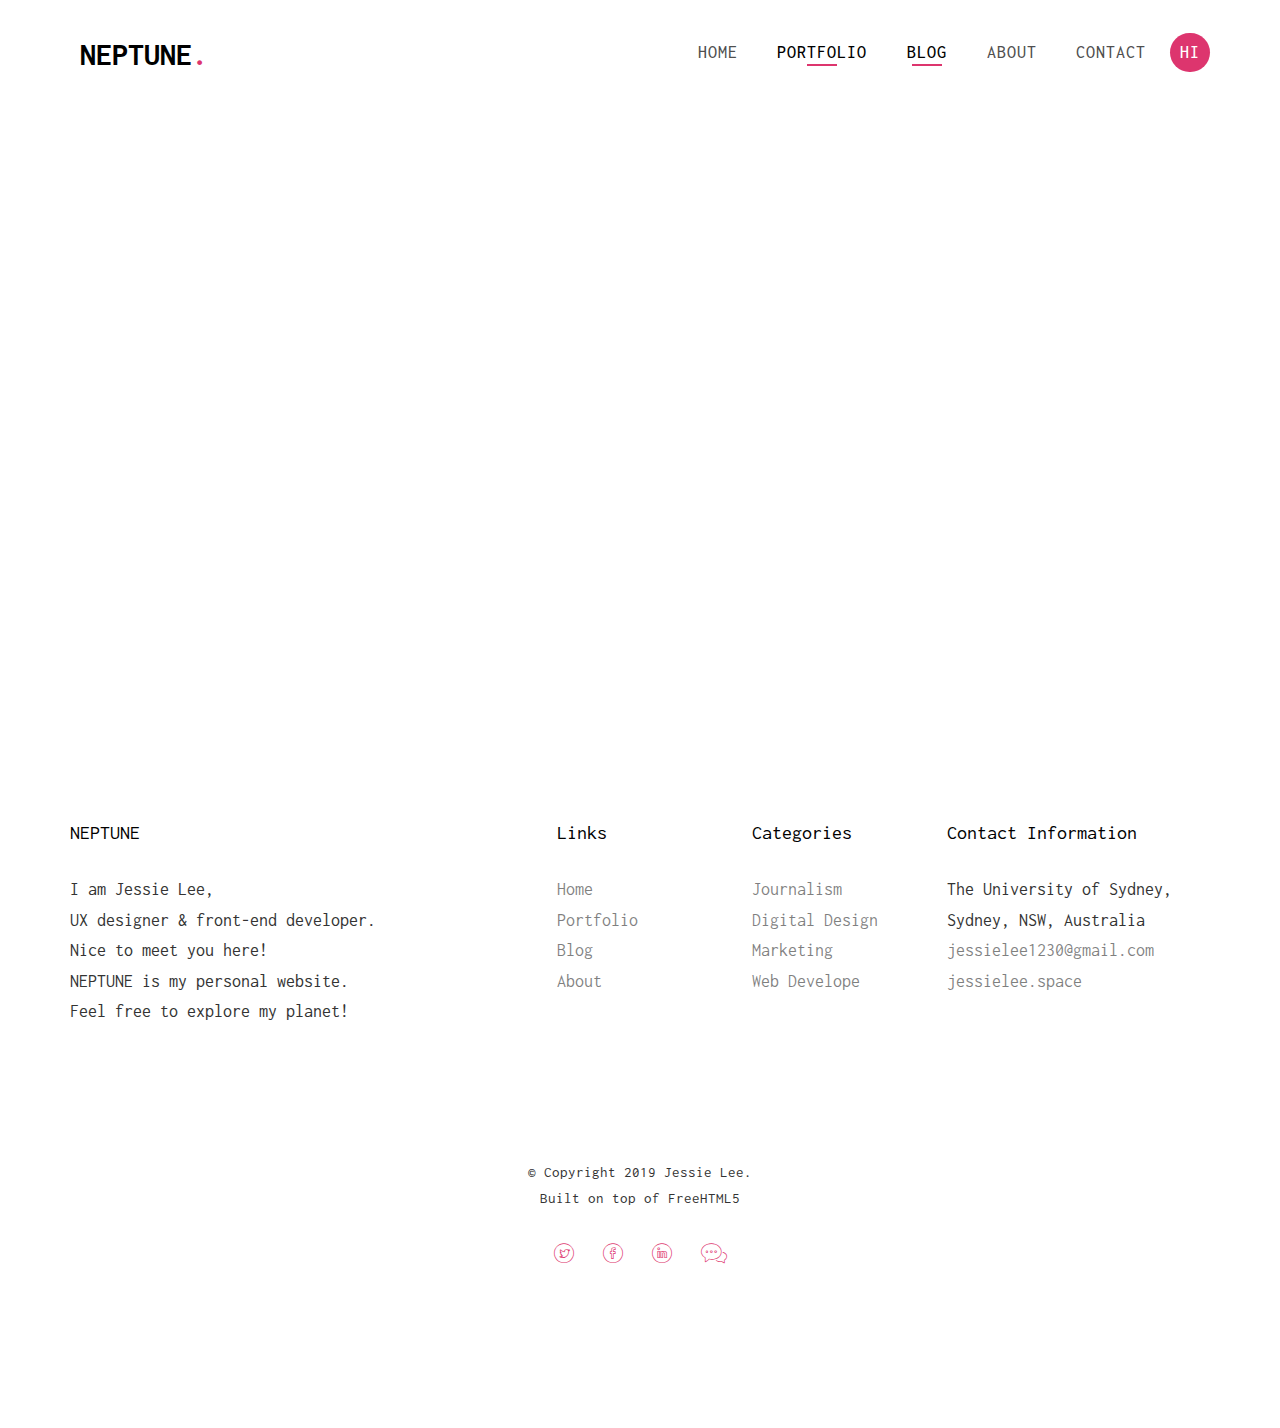
<file: videoclip.html>
<!DOCTYPE HTML>
<html>

<head>
    <meta charset="utf-8">
    <meta http-equiv="X-UA-Compatible" content="IE=edge">
    <title>NEPTUNE - Jessie Lee</title>
    <meta name="viewport" content="width=device-width, initial-scale=1">
    <meta name="description" content="Jessie Lee's Personal Website" />
    <meta name="keywords" content="portfolio, personal website, Jessie Lee, Neptune, html5, css3, mobile first, responsive" />
    <meta name="author" content="Jessie Lee" />

    <!-- Facebook and Twitter integration -->
    <meta property="og:title" content="" />
    <meta property="og:image" content="" />
    <meta property="og:url" content="" />
    <meta property="og:site_name" content="" />
    <meta property="og:description" content="" />
    <meta name="twitter:title" content="" />
    <meta name="twitter:image" content="" />
    <meta name="twitter:url" content="" />
    <meta name="twitter:card" content="" />

    <!-- <link href="https://fonts.googleapis.com/css?family=Work+Sans:300,400,500,700,800" rel="stylesheet">	 -->
    <link href="https://fonts.googleapis.com/css?family=Inconsolata:400,700" rel="stylesheet">

    <!-- Animate.css -->
    <link rel="stylesheet" href="css/animate.css">

    <!-- Icomoon Icon Fonts-->
    <link rel="stylesheet" href="css/icomoon.css">
    <!-- Bootstrap  -->
    <link rel="stylesheet" href="css/bootstrap.css">
    <!-- Flexslider  -->
    <link rel="stylesheet" href="css/flexslider.css">

    <!-- Theme style  -->
    <link rel="stylesheet" href="css/style.css">

    <!-- Modernizr JS -->
    <script src="js/modernizr-2.6.2.min.js"></script>
    <!-- FOR IE9 below -->
    <!--[if lt IE 9]>
	<script src="js/respond.min.js"></script>
	<![endif]-->

</head>

<body>

    <!-- navigation -->

    <div class="fh5co-loader"></div>

    <div id="page">
        <nav class="fh5co-nav" role="navigation">
            <div class="top-menu">
                <div class="container">
                    <div class="row">
                        <div class="col-xs-2">
                            <div id="fh5co-logo"><a href="index.html">NEPTUNE<span>.</span></a></div>
                        </div>
                        <div class="col-xs-10 text-right menu-1">
                            <ul>
                                <li><a href="index.html">Home</a></li>

                                <li class="has-dropdown active">
                                    <a href="portfolio.html">Portfolio</a>
                                    <ul class="dropdown">
                                        <li><a href="webdesign.html">Web Design</a></li>
                                        <li><a href="appdesign.html">APP Design</a></li>
                                        <li><a href="infodesign.html">Info Design</a></li>
                                        <li><a href="graphicdesign.html">Graphic Design</a></li>
                                    </ul>
                                </li>

                                <li class="has-dropdown active">
                                    <a href="blog.html">Blog</a>
                                    <ul class="dropdown">
                                        <li><a href="eventplanning.html">Event Planning</a></li>
                                        <li><a href="newswriting.html">News Writing</a></li>
                                        <li><a href="photography.html">Photography</a></li>
                                        <li><a href="videoclip.html">Video Clip</a></li>
                                        <li><a href="magazine.html">Magazine</a></li>
                                    </ul>
                                </li>
                                <li><a href="about.html">About</a></li>
                                <li><a href="contact.html">Contact</a></li>
                                <li class="btn-cta"><a href="mailto:jessielee1230@gmail.com"><span>HI</span></a></li>

                            </ul>
                        </div>
                    </div>
                </div>
            </div>
        </nav>

        <!-- navigation end -->

        <!-- content -->

        <center>
            <iframe src="https://player.vimeo.com/video/257253006?title=0&byline=0&portrait=0" width="1024" height="576" frameborder="0"
                webkitallowfullscreen mozallowfullscreen allowfullscreen></iframe>
        </center>

        <!-- content end-->


        <!-- footer -->

    <footer id="fh5co-footer" role="contentinfo">
        <div class="container">
            <div class="row row-pb-md">
                <div class="col-md-4 fh5co-widget">
                    <h4>NEPTUNE</h4>
                    <p>I am Jessie Lee, <br>UX designer & front-end developer.<br> Nice to meet you here!<br> NEPTUNE is my
                        personal website.<br> Feel free to explore my planet!</p>
                </div>
                <div class="col-md-2 col-md-push-1 fh5co-widget">
                    <h4>Links</h4>
                    <ul class="fh5co-footer-links">
                        <li><a href="index.html" target="_blank">Home</a></li>
                        <li><a href="portfolio.html" target="_blank">Portfolio</a></li>
                        <li><a href="blog.html" target="_blank">Blog</a></li>
                        <li><a href="about.html" target="_blank">About</a></li>
                    </ul>
                </div>

                <div class="col-md-2 col-md-push-1 fh5co-widget">
                    <h4>Categories</h4>
                    <ul class="fh5co-footer-links">
                        <li><a href="newswriting.html" target="_blank">Journalism</a></li>
                        <li><a href="appdesign.html" target="_blank">Digital Design</a></li>
                        <li><a href="eventplanning.html" target="_blank">Marketing</a></li>
                        <li><a href="webdesign.html" target="_blank">Web Develope</a></li>
                    </ul>
                </div>

                <div class="col-md-4 col-md-push-1 fh5co-widget">
                    <h4>Contact Information</h4>
                    <ul class="fh5co-footer-links">
                        <li>The University of Sydney, <br> Sydney, NSW, Australia</li>
                        <li><a href="mailto:jessielee1230@gmail.com">jessielee1230@gmail.com</a></li>
                        <li><a href="http://jessielee.space" target="_blank">jessielee.space</a></li>
                    </ul>
                </div>

            </div>

            <div class="row copyright">
                <div class="col-md-12 text-center">
                    <p>
                        <small class="block">&copy; Copyright 2019 Jessie Lee.</small>
                        <small class="block">Built on top of FreeHTML5</small>
                    </p>
                    <p>
                        <ul class="fh5co-social-icons">
                            <li><a href="http://twitter.com/" target="_blank"><i class="icon-twitter"></i></a></li>
                            <li><a href="https://www.facebook.com/" target="_blank"><i class="icon-facebook"></i></a></li>
                            <li><a href="https://www.linkedin.com/" target="_blank"><i class="icon-linkedin"></i></a></li>
                            <li>
                                <a href="images/qrcode.jpg" target="_blank"><i class=" icon-chat "></i></a></li>
                        </ul>
                    </p>
                </div>
            </div>

        </div>
    </footer>

        <!-- footer end-->
    </div>

    <div class="gototop js-top ">
        <a href="# " class="js-gotop "><i class="icon-arrow-up22 "></i></a>
    </div>

    <!-- jQuery -->
    <script src="js/jquery.min.js "></script>
    <!-- jQuery Easing -->
    <script src="js/jquery.easing.1.3.js "></script>
    <!-- Bootstrap -->
    <script src="js/bootstrap.min.js "></script>
    <!-- Waypoints -->
    <script src="js/jquery.waypoints.min.js "></script>
    <!-- Flexslider -->
    <script src="js/jquery.flexslider-min.js "></script>
    <!-- Main -->
    <script src="js/main.js "></script>

</body>

</html>
</file>
<file: css/icomoon.css>
@font-face {
    font-family: 'icomoon';
    src:    url('fonts/icomoon.eot?1oniuf');
    src:    url('fonts/icomoon.eot?1oniuf#iefix') format('embedded-opentype'),
        url('fonts/icomoon.ttf?1oniuf') format('truetype'),
        url('fonts/icomoon.woff?1oniuf') format('woff'),
        url('fonts/icomoon.svg?1oniuf#icomoon') format('svg');
    font-weight: normal;
    font-style: normal;
}

[class^="icon-"], [class*=" icon-"] {
    /* use !important to prevent issues with browser extensions that change fonts */
    font-family: 'icomoon' !important;
    speak: none;
    font-style: normal;
    font-weight: normal;
    font-variant: normal;
    text-transform: none;
    line-height: 1;

    /* Better Font Rendering =========== */
    -webkit-font-smoothing: antialiased;
    -moz-osx-font-smoothing: grayscale;
}

.icon-mobile:before {
    content: "\e000";
}
.icon-laptop:before {
    content: "\e001";
}
.icon-desktop:before {
    content: "\e002";
}
.icon-tablet:before {
    content: "\e003";
}
.icon-phone:before {
    content: "\e004";
}
.icon-document:before {
    content: "\e005";
}
.icon-documents:before {
    content: "\e006";
}
.icon-search:before {
    content: "\e007";
}
.icon-clipboard:before {
    content: "\e008";
}
.icon-newspaper:before {
    content: "\e009";
}
.icon-notebook:before {
    content: "\e00a";
}
.icon-book-open:before {
    content: "\e00b";
}
.icon-browser:before {
    content: "\e00c";
}
.icon-calendar:before {
    content: "\e00d";
}
.icon-presentation:before {
    content: "\e00e";
}
.icon-picture:before {
    content: "\e00f";
}
.icon-pictures:before {
    content: "\e010";
}
.icon-video:before {
    content: "\e011";
}
.icon-camera:before {
    content: "\e012";
}
.icon-printer:before {
    content: "\e013";
}
.icon-toolbox:before {
    content: "\e014";
}
.icon-briefcase:before {
    content: "\e015";
}
.icon-wallet:before {
    content: "\e016";
}
.icon-gift:before {
    content: "\e017";
}
.icon-bargraph:before {
    content: "\e018";
}
.icon-grid:before {
    content: "\e019";
}
.icon-expand:before {
    content: "\e01a";
}
.icon-focus:before {
    content: "\e01b";
}
.icon-edit:before {
    content: "\e01c";
}
.icon-adjustments:before {
    content: "\e01d";
}
.icon-ribbon:before {
    content: "\e01e";
}
.icon-hourglass:before {
    content: "\e01f";
}
.icon-lock:before {
    content: "\e020";
}
.icon-megaphone:before {
    content: "\e021";
}
.icon-shield:before {
    content: "\e022";
}
.icon-trophy:before {
    content: "\e023";
}
.icon-flag:before {
    content: "\e024";
}
.icon-map:before {
    content: "\e025";
}
.icon-puzzle:before {
    content: "\e026";
}
.icon-basket:before {
    content: "\e027";
}
.icon-envelope:before {
    content: "\e028";
}
.icon-streetsign:before {
    content: "\e029";
}
.icon-telescope:before {
    content: "\e02a";
}
.icon-gears:before {
    content: "\e02b";
}
.icon-key:before {
    content: "\e02c";
}
.icon-paperclip:before {
    content: "\e02d";
}
.icon-attachment:before {
    content: "\e02e";
}
.icon-pricetags:before {
    content: "\e02f";
}
.icon-lightbulb:before {
    content: "\e030";
}
.icon-layers:before {
    content: "\e031";
}
.icon-pencil:before {
    content: "\e032";
}
.icon-tools:before {
    content: "\e033";
}
.icon-tools-2:before {
    content: "\e034";
}
.icon-scissors:before {
    content: "\e035";
}
.icon-paintbrush:before {
    content: "\e036";
}
.icon-magnifying-glass:before {
    content: "\e037";
}
.icon-circle-compass:before {
    content: "\e038";
}
.icon-linegraph:before {
    content: "\e039";
}
.icon-mic:before {
    content: "\e03a";
}
.icon-strategy:before {
    content: "\e03b";
}
.icon-beaker:before {
    content: "\e03c";
}
.icon-caution:before {
    content: "\e03d";
}
.icon-recycle:before {
    content: "\e03e";
}
.icon-anchor:before {
    content: "\e03f";
}
.icon-profile-male:before {
    content: "\e040";
}
.icon-profile-female:before {
    content: "\e041";
}
.icon-bike:before {
    content: "\e042";
}
.icon-wine:before {
    content: "\e043";
}
.icon-hotairballoon:before {
    content: "\e044";
}
.icon-globe:before {
    content: "\e045";
}
.icon-genius:before {
    content: "\e046";
}
.icon-map-pin:before {
    content: "\e047";
}
.icon-dial:before {
    content: "\e048";
}
.icon-chat:before {
    content: "\e049";
}
.icon-heart:before {
    content: "\e04a";
}
.icon-cloud:before {
    content: "\e04b";
}
.icon-upload:before {
    content: "\e04c";
}
.icon-download:before {
    content: "\e04d";
}
.icon-target:before {
    content: "\e04e";
}
.icon-hazardous:before {
    content: "\e04f";
}
.icon-piechart:before {
    content: "\e050";
}
.icon-speedometer:before {
    content: "\e051";
}
.icon-global:before {
    content: "\e052";
}
.icon-compass:before {
    content: "\e053";
}
.icon-lifesaver:before {
    content: "\e054";
}
.icon-clock:before {
    content: "\e055";
}
.icon-aperture:before {
    content: "\e056";
}
.icon-quote:before {
    content: "\e057";
}
.icon-scope:before {
    content: "\e058";
}
.icon-alarmclock:before {
    content: "\e059";
}
.icon-refresh:before {
    content: "\e05a";
}
.icon-happy:before {
    content: "\e05b";
}
.icon-sad:before {
    content: "\e05c";
}
.icon-facebook:before {
    content: "\e05d";
}
.icon-twitter:before {
    content: "\e05e";
}
.icon-googleplus:before {
    content: "\e05f";
}
.icon-rss:before {
    content: "\e060";
}
.icon-tumblr:before {
    content: "\e061";
}
.icon-linkedin:before {
    content: "\e062";
}
.icon-dribbble:before {
    content: "\e063";
}
.icon-box2:before {
    content: "\ea82";
}
.icon-write:before {
    content: "\ea83";
}
.icon-clock2:before {
    content: "\ea84";
}
.icon-reply2:before {
    content: "\ea85";
}
.icon-reply-all2:before {
    content: "\ea86";
}
.icon-forward2:before {
    content: "\ea87";
}
.icon-flag2:before {
    content: "\ea88";
}
.icon-search2:before {
    content: "\ea89";
}
.icon-trash2:before {
    content: "\ea8a";
}
.icon-envelope2:before {
    content: "\ea8b";
}
.icon-bubble:before {
    content: "\ea8c";
}
.icon-bubbles:before {
    content: "\ea8d";
}
.icon-user2:before {
    content: "\ea8e";
}
.icon-users2:before {
    content: "\ea8f";
}
.icon-cloud2:before {
    content: "\ea90";
}
.icon-download2:before {
    content: "\ea91";
}
.icon-upload2:before {
    content: "\ea92";
}
.icon-rain:before {
    content: "\ea93";
}
.icon-sun:before {
    content: "\ea94";
}
.icon-moon2:before {
    content: "\ea95";
}
.icon-bell2:before {
    content: "\ea96";
}
.icon-folder2:before {
    content: "\ea97";
}
.icon-pin2:before {
    content: "\ea98";
}
.icon-sound2:before {
    content: "\ea99";
}
.icon-microphone:before {
    content: "\ea9a";
}
.icon-camera2:before {
    content: "\ea9b";
}
.icon-image2:before {
    content: "\ea9c";
}
.icon-cog2:before {
    content: "\ea9d";
}
.icon-calendar2:before {
    content: "\ea9e";
}
.icon-book2:before {
    content: "\ea9f";
}
.icon-map-marker:before {
    content: "\eaa0";
}
.icon-store:before {
    content: "\eaa1";
}
.icon-support:before {
    content: "\eaa2";
}
.icon-tag2:before {
    content: "\eaa3";
}
.icon-heart2:before {
    content: "\eaa4";
}
.icon-video-camera:before {
    content: "\eaa5";
}
.icon-trophy2:before {
    content: "\eaa6";
}
.icon-cart:before {
    content: "\eaa7";
}
.icon-eye2:before {
    content: "\eaa8";
}
.icon-cancel:before {
    content: "\eaa9";
}
.icon-chart:before {
    content: "\eaaa";
}
.icon-target2:before {
    content: "\eaab";
}
.icon-printer2:before {
    content: "\eaac";
}
.icon-location2:before {
    content: "\eaad";
}
.icon-bookmark2:before {
    content: "\eaae";
}
.icon-monitor:before {
    content: "\eaaf";
}
.icon-cross2:before {
    content: "\eab0";
}
.icon-plus2:before {
    content: "\eab1";
}
.icon-left:before {
    content: "\eab2";
}
.icon-up:before {
    content: "\eab3";
}
.icon-browser2:before {
    content: "\eab4";
}
.icon-windows:before {
    content: "\eab5";
}
.icon-switch2:before {
    content: "\eab6";
}
.icon-dashboard:before {
    content: "\eab7";
}
.icon-play:before {
    content: "\eab8";
}
.icon-fast-forward:before {
    content: "\eab9";
}
.icon-next:before {
    content: "\eaba";
}
.icon-refresh2:before {
    content: "\eabb";
}
.icon-film:before {
    content: "\eabc";
}
.icon-home2:before {
    content: "\eabd";
}
.icon-add-to-list:before {
    content: "\e901";
}
.icon-classic-computer:before {
    content: "\e902";
}
.icon-controller-fast-backward:before {
    content: "\e903";
}
.icon-creative-commons-attribution:before {
    content: "\e904";
}
.icon-creative-commons-noderivs:before {
    content: "\e905";
}
.icon-creative-commons-noncommercial-eu:before {
    content: "\e906";
}
.icon-creative-commons-noncommercial-us:before {
    content: "\e907";
}
.icon-creative-commons-public-domain:before {
    content: "\e908";
}
.icon-creative-commons-remix:before {
    content: "\e909";
}
.icon-creative-commons-share:before {
    content: "\e90a";
}
.icon-creative-commons-sharealike:before {
    content: "\e90b";
}
.icon-creative-commons:before {
    content: "\e90c";
}
.icon-document-landscape:before {
    content: "\e90d";
}
.icon-remove-user:before {
    content: "\e90e";
}
.icon-warning:before {
    content: "\e90f";
}
.icon-arrow-bold-down:before {
    content: "\e910";
}
.icon-arrow-bold-left:before {
    content: "\e911";
}
.icon-arrow-bold-right:before {
    content: "\e912";
}
.icon-arrow-bold-up:before {
    content: "\e913";
}
.icon-arrow-down:before {
    content: "\e914";
}
.icon-arrow-left:before {
    content: "\e915";
}
.icon-arrow-long-down:before {
    content: "\e916";
}
.icon-arrow-long-left:before {
    content: "\e917";
}
.icon-arrow-long-right:before {
    content: "\e918";
}
.icon-arrow-long-up:before {
    content: "\e919";
}
.icon-arrow-right:before {
    content: "\e91a";
}
.icon-arrow-up:before {
    content: "\e91b";
}
.icon-arrow-with-circle-down:before {
    content: "\e91c";
}
.icon-arrow-with-circle-left:before {
    content: "\e91d";
}
.icon-arrow-with-circle-right:before {
    content: "\e91e";
}
.icon-arrow-with-circle-up:before {
    content: "\e91f";
}
.icon-bookmark:before {
    content: "\e920";
}
.icon-bookmarks:before {
    content: "\e921";
}
.icon-chevron-down:before {
    content: "\e922";
}
.icon-chevron-left:before {
    content: "\e923";
}
.icon-chevron-right:before {
    content: "\e924";
}
.icon-chevron-small-down:before {
    content: "\e925";
}
.icon-chevron-small-left:before {
    content: "\e926";
}
.icon-chevron-small-right:before {
    content: "\e927";
}
.icon-chevron-small-up:before {
    content: "\e928";
}
.icon-chevron-thin-down:before {
    content: "\e929";
}
.icon-chevron-thin-left:before {
    content: "\e92a";
}
.icon-chevron-thin-right:before {
    content: "\e92b";
}
.icon-chevron-thin-up:before {
    content: "\e92c";
}
.icon-chevron-up:before {
    content: "\e92d";
}
.icon-chevron-with-circle-down:before {
    content: "\e92e";
}
.icon-chevron-with-circle-left:before {
    content: "\e92f";
}
.icon-chevron-with-circle-right:before {
    content: "\e930";
}
.icon-chevron-with-circle-up:before {
    content: "\e931";
}
.icon-cloud3:before {
    content: "\e932";
}
.icon-controller-fast-forward:before {
    content: "\e933";
}
.icon-controller-jump-to-start:before {
    content: "\e934";
}
.icon-controller-next:before {
    content: "\e935";
}
.icon-controller-paus:before {
    content: "\e936";
}
.icon-controller-play:before {
    content: "\e937";
}
.icon-controller-record:before {
    content: "\e938";
}
.icon-controller-stop:before {
    content: "\e939";
}
.icon-controller-volume:before {
    content: "\e93a";
}
.icon-dot-single:before {
    content: "\e93b";
}
.icon-dots-three-horizontal:before {
    content: "\e93c";
}
.icon-dots-three-vertical:before {
    content: "\e93d";
}
.icon-dots-two-horizontal:before {
    content: "\e93e";
}
.icon-dots-two-vertical:before {
    content: "\e93f";
}
.icon-download3:before {
    content: "\e940";
}
.icon-emoji-flirt:before {
    content: "\e941";
}
.icon-flow-branch:before {
    content: "\e942";
}
.icon-flow-cascade:before {
    content: "\e943";
}
.icon-flow-line:before {
    content: "\e944";
}
.icon-flow-parallel:before {
    content: "\e945";
}
.icon-flow-tree:before {
    content: "\e946";
}
.icon-install:before {
    content: "\e947";
}
.icon-layers2:before {
    content: "\e948";
}
.icon-open-book:before {
    content: "\e949";
}
.icon-resize-100:before {
    content: "\e94a";
}
.icon-resize-full-screen:before {
    content: "\e94b";
}
.icon-save:before {
    content: "\e94c";
}
.icon-select-arrows:before {
    content: "\e94d";
}
.icon-sound-mute:before {
    content: "\e94e";
}
.icon-sound:before {
    content: "\e94f";
}
.icon-trash:before {
    content: "\e950";
}
.icon-triangle-down:before {
    content: "\e951";
}
.icon-triangle-left:before {
    content: "\e952";
}
.icon-triangle-right:before {
    content: "\e953";
}
.icon-triangle-up:before {
    content: "\e954";
}
.icon-uninstall:before {
    content: "\e955";
}
.icon-upload-to-cloud:before {
    content: "\e956";
}
.icon-upload3:before {
    content: "\e957";
}
.icon-add-user:before {
    content: "\e958";
}
.icon-address:before {
    content: "\e959";
}
.icon-adjust:before {
    content: "\e95a";
}
.icon-air:before {
    content: "\e95b";
}
.icon-aircraft-landing:before {
    content: "\e95c";
}
.icon-aircraft-take-off:before {
    content: "\e95d";
}
.icon-aircraft:before {
    content: "\e95e";
}
.icon-align-bottom:before {
    content: "\e95f";
}
.icon-align-horizontal-middle:before {
    content: "\e960";
}
.icon-align-left:before {
    content: "\e961";
}
.icon-align-right:before {
    content: "\e962";
}
.icon-align-top:before {
    content: "\e963";
}
.icon-align-vertical-middle:before {
    content: "\e964";
}
.icon-archive:before {
    content: "\e965";
}
.icon-area-graph:before {
    content: "\e966";
}
.icon-attachment2:before {
    content: "\e967";
}
.icon-awareness-ribbon:before {
    content: "\e968";
}
.icon-back-in-time:before {
    content: "\e969";
}
.icon-back:before {
    content: "\e96a";
}
.icon-bar-graph:before {
    content: "\e96b";
}
.icon-battery:before {
    content: "\e96c";
}
.icon-beamed-note:before {
    content: "\e96d";
}
.icon-bell:before {
    content: "\e96e";
}
.icon-blackboard:before {
    content: "\e96f";
}
.icon-block:before {
    content: "\e970";
}
.icon-book:before {
    content: "\e971";
}
.icon-bowl:before {
    content: "\e972";
}
.icon-box:before {
    content: "\e973";
}
.icon-briefcase2:before {
    content: "\e974";
}
.icon-browser3:before {
    content: "\e975";
}
.icon-brush:before {
    content: "\e976";
}
.icon-bucket:before {
    content: "\e977";
}
.icon-cake:before {
    content: "\e978";
}
.icon-calculator:before {
    content: "\e979";
}
.icon-calendar3:before {
    content: "\e97a";
}
.icon-camera3:before {
    content: "\e97b";
}
.icon-ccw:before {
    content: "\e97c";
}
.icon-chat2:before {
    content: "\e97d";
}
.icon-check:before {
    content: "\e97e";
}
.icon-circle-with-cross:before {
    content: "\e97f";
}
.icon-circle-with-minus:before {
    content: "\e980";
}
.icon-circle-with-plus:before {
    content: "\e981";
}
.icon-circle:before {
    content: "\e982";
}
.icon-circular-graph:before {
    content: "\e983";
}
.icon-clapperboard:before {
    content: "\e984";
}
.icon-clipboard2:before {
    content: "\e985";
}
.icon-clock3:before {
    content: "\e986";
}
.icon-code:before {
    content: "\e987";
}
.icon-cog:before {
    content: "\e988";
}
.icon-colours:before {
    content: "\e989";
}
.icon-compass2:before {
    content: "\e98a";
}
.icon-copy:before {
    content: "\e98b";
}
.icon-credit-card:before {
    content: "\e98c";
}
.icon-credit:before {
    content: "\e98d";
}
.icon-cross:before {
    content: "\e98e";
}
.icon-cup:before {
    content: "\e98f";
}
.icon-cw:before {
    content: "\e990";
}
.icon-cycle:before {
    content: "\e991";
}
.icon-database:before {
    content: "\e992";
}
.icon-dial-pad:before {
    content: "\e993";
}
.icon-direction:before {
    content: "\e994";
}
.icon-document2:before {
    content: "\e995";
}
.icon-documents2:before {
    content: "\e996";
}
.icon-drink:before {
    content: "\e997";
}
.icon-drive:before {
    content: "\e998";
}
.icon-drop:before {
    content: "\e999";
}
.icon-edit2:before {
    content: "\e99a";
}
.icon-email:before {
    content: "\e99b";
}
.icon-emoji-happy:before {
    content: "\e99c";
}
.icon-emoji-neutral:before {
    content: "\e99d";
}
.icon-emoji-sad:before {
    content: "\e99e";
}
.icon-erase:before {
    content: "\e99f";
}
.icon-eraser:before {
    content: "\e9a0";
}
.icon-export:before {
    content: "\e9a1";
}
.icon-eye:before {
    content: "\e9a2";
}
.icon-feather:before {
    content: "\e9a3";
}
.icon-flag3:before {
    content: "\e9a4";
}
.icon-flash:before {
    content: "\e9a5";
}
.icon-flashlight:before {
    content: "\e9a6";
}
.icon-flat-brush:before {
    content: "\e9a7";
}
.icon-folder-images:before {
    content: "\e9a8";
}
.icon-folder-music:before {
    content: "\e9a9";
}
.icon-folder-video:before {
    content: "\e9aa";
}
.icon-folder:before {
    content: "\e9ab";
}
.icon-forward:before {
    content: "\e9ac";
}
.icon-funnel:before {
    content: "\e9ad";
}
.icon-game-controller:before {
    content: "\e9ae";
}
.icon-gauge:before {
    content: "\e9af";
}
.icon-globe2:before {
    content: "\e9b0";
}
.icon-graduation-cap:before {
    content: "\e9b1";
}
.icon-grid2:before {
    content: "\e9b2";
}
.icon-hair-cross:before {
    content: "\e9b3";
}
.icon-hand:before {
    content: "\e9b4";
}
.icon-heart-outlined:before {
    content: "\e9b5";
}
.icon-heart3:before {
    content: "\e9b6";
}
.icon-help-with-circle:before {
    content: "\e9b7";
}
.icon-help:before {
    content: "\e9b8";
}
.icon-home:before {
    content: "\e9b9";
}
.icon-hour-glass:before {
    content: "\e9ba";
}
.icon-image-inverted:before {
    content: "\e9bb";
}
.icon-image:before {
    content: "\e9bc";
}
.icon-images:before {
    content: "\e9bd";
}
.icon-inbox:before {
    content: "\e9be";
}
.icon-infinity:before {
    content: "\e9bf";
}
.icon-info-with-circle:before {
    content: "\e9c0";
}
.icon-info:before {
    content: "\e9c1";
}
.icon-key2:before {
    content: "\e9c2";
}
.icon-keyboard:before {
    content: "\e9c3";
}
.icon-lab-flask:before {
    content: "\e9c4";
}
.icon-landline:before {
    content: "\e9c5";
}
.icon-language:before {
    content: "\e9c6";
}
.icon-laptop2:before {
    content: "\e9c7";
}
.icon-leaf:before {
    content: "\e9c8";
}
.icon-level-down:before {
    content: "\e9c9";
}
.icon-level-up:before {
    content: "\e9ca";
}
.icon-lifebuoy:before {
    content: "\e9cb";
}
.icon-light-bulb:before {
    content: "\e9cc";
}
.icon-light-down:before {
    content: "\e9cd";
}
.icon-light-up:before {
    content: "\e9ce";
}
.icon-line-graph:before {
    content: "\e9cf";
}
.icon-link:before {
    content: "\e9d0";
}
.icon-list:before {
    content: "\e9d1";
}
.icon-location-pin:before {
    content: "\e9d2";
}
.icon-location:before {
    content: "\e9d3";
}
.icon-lock-open:before {
    content: "\e9d4";
}
.icon-lock2:before {
    content: "\e9d5";
}
.icon-log-out:before {
    content: "\e9d6";
}
.icon-login:before {
    content: "\e9d7";
}
.icon-loop:before {
    content: "\e9d8";
}
.icon-magnet:before {
    content: "\e9d9";
}
.icon-magnifying-glass2:before {
    content: "\e9da";
}
.icon-mail:before {
    content: "\e9db";
}
.icon-man:before {
    content: "\e9dc";
}
.icon-map2:before {
    content: "\e9dd";
}
.icon-mask:before {
    content: "\e9de";
}
.icon-medal:before {
    content: "\e9df";
}
.icon-megaphone2:before {
    content: "\e9e0";
}
.icon-menu:before {
    content: "\e9e1";
}
.icon-message:before {
    content: "\e9e2";
}
.icon-mic2:before {
    content: "\e9e3";
}
.icon-minus:before {
    content: "\e9e4";
}
.icon-mobile2:before {
    content: "\e9e5";
}
.icon-modern-mic:before {
    content: "\e9e6";
}
.icon-moon:before {
    content: "\e9e7";
}
.icon-mouse:before {
    content: "\e9e8";
}
.icon-music:before {
    content: "\e9e9";
}
.icon-network:before {
    content: "\e9ea";
}
.icon-new-message:before {
    content: "\e9eb";
}
.icon-new:before {
    content: "\e9ec";
}
.icon-news:before {
    content: "\e9ed";
}
.icon-note:before {
    content: "\e9ee";
}
.icon-notification:before {
    content: "\e9ef";
}
.icon-old-mobile:before {
    content: "\e9f0";
}
.icon-old-phone:before {
    content: "\e9f1";
}
.icon-palette:before {
    content: "\e9f2";
}
.icon-paper-plane:before {
    content: "\e9f3";
}
.icon-pencil2:before {
    content: "\e9f4";
}
.icon-phone2:before {
    content: "\e9f5";
}
.icon-pie-chart:before {
    content: "\e9f6";
}
.icon-pin:before {
    content: "\e9f7";
}
.icon-plus:before {
    content: "\e9f8";
}
.icon-popup:before {
    content: "\e9f9";
}
.icon-power-plug:before {
    content: "\e9fa";
}
.icon-price-ribbon:before {
    content: "\e9fb";
}
.icon-price-tag:before {
    content: "\e9fc";
}
.icon-print:before {
    content: "\e9fd";
}
.icon-progress-empty:before {
    content: "\e9fe";
}
.icon-progress-full:before {
    content: "\e9ff";
}
.icon-progress-one:before {
    content: "\ea00";
}
.icon-progress-two:before {
    content: "\ea01";
}
.icon-publish:before {
    content: "\ea02";
}
.icon-quote2:before {
    content: "\ea03";
}
.icon-radio:before {
    content: "\ea04";
}
.icon-reply-all:before {
    content: "\ea05";
}
.icon-reply:before {
    content: "\ea06";
}
.icon-retweet:before {
    content: "\ea07";
}
.icon-rocket:before {
    content: "\ea08";
}
.icon-round-brush:before {
    content: "\ea09";
}
.icon-rss2:before {
    content: "\ea0a";
}
.icon-ruler:before {
    content: "\ea0b";
}
.icon-scissors2:before {
    content: "\ea0c";
}
.icon-share-alternitive:before {
    content: "\ea0d";
}
.icon-share:before {
    content: "\ea0e";
}
.icon-shareable:before {
    content: "\ea0f";
}
.icon-shield2:before {
    content: "\ea10";
}
.icon-shop:before {
    content: "\ea11";
}
.icon-shopping-bag:before {
    content: "\ea12";
}
.icon-shopping-basket:before {
    content: "\ea13";
}
.icon-shopping-cart:before {
    content: "\ea14";
}
.icon-shuffle:before {
    content: "\ea15";
}
.icon-signal:before {
    content: "\ea16";
}
.icon-sound-mix:before {
    content: "\ea17";
}
.icon-sports-club:before {
    content: "\ea18";
}
.icon-spreadsheet:before {
    content: "\ea19";
}
.icon-squared-cross:before {
    content: "\ea1a";
}
.icon-squared-minus:before {
    content: "\ea1b";
}
.icon-squared-plus:before {
    content: "\ea1c";
}
.icon-star-outlined:before {
    content: "\ea1d";
}
.icon-star:before {
    content: "\ea1e";
}
.icon-stopwatch:before {
    content: "\ea1f";
}
.icon-suitcase:before {
    content: "\ea20";
}
.icon-swap:before {
    content: "\ea21";
}
.icon-sweden:before {
    content: "\ea22";
}
.icon-switch:before {
    content: "\ea23";
}
.icon-tablet2:before {
    content: "\ea24";
}
.icon-tag:before {
    content: "\ea25";
}
.icon-text-document-inverted:before {
    content: "\ea26";
}
.icon-text-document:before {
    content: "\ea27";
}
.icon-text:before {
    content: "\ea28";
}
.icon-thermometer:before {
    content: "\ea29";
}
.icon-thumbs-down:before {
    content: "\ea2a";
}
.icon-thumbs-up:before {
    content: "\ea2b";
}
.icon-thunder-cloud:before {
    content: "\ea2c";
}
.icon-ticket:before {
    content: "\ea2d";
}
.icon-time-slot:before {
    content: "\ea2e";
}
.icon-tools2:before {
    content: "\ea2f";
}
.icon-traffic-cone:before {
    content: "\ea30";
}
.icon-tree:before {
    content: "\ea31";
}
.icon-trophy3:before {
    content: "\ea32";
}
.icon-tv:before {
    content: "\ea33";
}
.icon-typing:before {
    content: "\ea34";
}
.icon-unread:before {
    content: "\ea35";
}
.icon-untag:before {
    content: "\ea36";
}
.icon-user:before {
    content: "\ea37";
}
.icon-users:before {
    content: "\ea38";
}
.icon-v-card:before {
    content: "\ea39";
}
.icon-video2:before {
    content: "\ea3a";
}
.icon-vinyl:before {
    content: "\ea3b";
}
.icon-voicemail:before {
    content: "\ea3c";
}
.icon-wallet2:before {
    content: "\ea3d";
}
.icon-water:before {
    content: "\ea3e";
}
.icon-500px-with-circle:before {
    content: "\ea3f";
}
.icon-500px:before {
    content: "\ea40";
}
.icon-basecamp:before {
    content: "\ea41";
}
.icon-behance:before {
    content: "\ea42";
}
.icon-creative-cloud:before {
    content: "\ea43";
}
.icon-dropbox:before {
    content: "\ea44";
}
.icon-evernote:before {
    content: "\ea45";
}
.icon-flattr:before {
    content: "\ea46";
}
.icon-foursquare:before {
    content: "\ea47";
}
.icon-google-drive:before {
    content: "\ea48";
}
.icon-google-hangouts:before {
    content: "\ea49";
}
.icon-grooveshark:before {
    content: "\ea4a";
}
.icon-icloud:before {
    content: "\ea4b";
}
.icon-mixi:before {
    content: "\ea4c";
}
.icon-onedrive:before {
    content: "\ea4d";
}
.icon-paypal:before {
    content: "\ea4e";
}
.icon-picasa:before {
    content: "\ea4f";
}
.icon-qq:before {
    content: "\ea50";
}
.icon-rdio-with-circle:before {
    content: "\ea51";
}
.icon-renren:before {
    content: "\ea52";
}
.icon-scribd:before {
    content: "\ea53";
}
.icon-sina-weibo:before {
    content: "\ea54";
}
.icon-skype-with-circle:before {
    content: "\ea55";
}
.icon-skype:before {
    content: "\ea56";
}
.icon-slideshare:before {
    content: "\ea57";
}
.icon-smashing:before {
    content: "\ea58";
}
.icon-soundcloud:before {
    content: "\ea59";
}
.icon-spotify-with-circle:before {
    content: "\ea5a";
}
.icon-spotify:before {
    content: "\ea5b";
}
.icon-swarm:before {
    content: "\ea5c";
}
.icon-vine-with-circle:before {
    content: "\ea5d";
}
.icon-vine:before {
    content: "\ea5e";
}
.icon-vk-alternitive:before {
    content: "\ea5f";
}
.icon-vk-with-circle:before {
    content: "\ea60";
}
.icon-vk:before {
    content: "\ea61";
}
.icon-xing-with-circle:before {
    content: "\ea62";
}
.icon-xing:before {
    content: "\ea63";
}
.icon-yelp:before {
    content: "\ea64";
}
.icon-dribbble-with-circle:before {
    content: "\ea65";
}
.icon-dribbble2:before {
    content: "\ea66";
}
.icon-facebook-with-circle:before {
    content: "\ea67";
}
.icon-facebook2:before {
    content: "\ea68";
}
.icon-flickr-with-circle:before {
    content: "\ea69";
}
.icon-flickr:before {
    content: "\ea6a";
}
.icon-github-with-circle:before {
    content: "\ea6b";
}
.icon-github:before {
    content: "\ea6c";
}
.icon-google-with-circle:before {
    content: "\ea6d";
}
.icon-google:before {
    content: "\ea6e";
}
.icon-instagram-with-circle:before {
    content: "\ea6f";
}
.icon-instagram:before {
    content: "\ea70";
}
.icon-lastfm-with-circle:before {
    content: "\ea71";
}
.icon-lastfm:before {
    content: "\ea72";
}
.icon-linkedin-with-circle:before {
    content: "\ea73";
}
.icon-linkedin2:before {
    content: "\ea74";
}
.icon-pinterest-with-circle:before {
    content: "\ea75";
}
.icon-pinterest:before {
    content: "\ea76";
}
.icon-rdio:before {
    content: "\ea77";
}
.icon-stumbleupon-with-circle:before {
    content: "\ea78";
}
.icon-stumbleupon:before {
    content: "\ea79";
}
.icon-tumblr-with-circle:before {
    content: "\ea7a";
}
.icon-tumblr2:before {
    content: "\ea7b";
}
.icon-twitter-with-circle:before {
    content: "\ea7c";
}
.icon-twitter2:before {
    content: "\ea7d";
}
.icon-vimeo-with-circle:before {
    content: "\ea7e";
}
.icon-vimeo:before {
    content: "\ea7f";
}
.icon-youtube-with-circle:before {
    content: "\ea80";
}
.icon-youtube:before {
    content: "\ea81";
}
.icon-home3:before {
    content: "\eabe";
}
.icon-home22:before {
    content: "\eabf";
}
.icon-home32:before {
    content: "\eac0";
}
.icon-office:before {
    content: "\eac1";
}
.icon-newspaper2:before {
    content: "\eac2";
}
.icon-pencil3:before {
    content: "\eac3";
}
.icon-pencil22:before {
    content: "\eac4";
}
.icon-quill:before {
    content: "\eac5";
}
.icon-pen:before {
    content: "\eac6";
}
.icon-blog:before {
    content: "\eac7";
}
.icon-eyedropper:before {
    content: "\eac8";
}
.icon-droplet:before {
    content: "\eac9";
}
.icon-paint-format:before {
    content: "\eaca";
}
.icon-image3:before {
    content: "\eacb";
}
.icon-images2:before {
    content: "\eacc";
}
.icon-camera4:before {
    content: "\eacd";
}
.icon-headphones:before {
    content: "\eace";
}
.icon-music2:before {
    content: "\eacf";
}
.icon-play2:before {
    content: "\ead0";
}
.icon-film2:before {
    content: "\ead1";
}
.icon-video-camera2:before {
    content: "\ead2";
}
.icon-dice:before {
    content: "\ead3";
}
.icon-pacman:before {
    content: "\ead4";
}
.icon-spades:before {
    content: "\ead5";
}
.icon-clubs:before {
    content: "\ead6";
}
.icon-diamonds:before {
    content: "\ead7";
}
.icon-bullhorn:before {
    content: "\ead8";
}
.icon-connection:before {
    content: "\ead9";
}
.icon-podcast:before {
    content: "\eada";
}
.icon-feed:before {
    content: "\eadb";
}
.icon-mic3:before {
    content: "\eadc";
}
.icon-book3:before {
    content: "\eadd";
}
.icon-books:before {
    content: "\eade";
}
.icon-library:before {
    content: "\eadf";
}
.icon-file-text:before {
    content: "\eae0";
}
.icon-profile:before {
    content: "\eae1";
}
.icon-file-empty:before {
    content: "\eae2";
}
.icon-files-empty:before {
    content: "\eae3";
}
.icon-file-text2:before {
    content: "\eae4";
}
.icon-file-picture:before {
    content: "\eae5";
}
.icon-file-music:before {
    content: "\eae6";
}
.icon-file-play:before {
    content: "\eae7";
}
.icon-file-video:before {
    content: "\eae8";
}
.icon-file-zip:before {
    content: "\eae9";
}
.icon-copy2:before {
    content: "\eaea";
}
.icon-paste:before {
    content: "\eaeb";
}
.icon-stack:before {
    content: "\eaec";
}
.icon-folder3:before {
    content: "\eaed";
}
.icon-folder-open:before {
    content: "\eaee";
}
.icon-folder-plus:before {
    content: "\eaef";
}
.icon-folder-minus:before {
    content: "\eaf0";
}
.icon-folder-download:before {
    content: "\eaf1";
}
.icon-folder-upload:before {
    content: "\eaf2";
}
.icon-price-tag2:before {
    content: "\eaf3";
}
.icon-price-tags:before {
    content: "\eaf4";
}
.icon-barcode:before {
    content: "\eaf5";
}
.icon-qrcode:before {
    content: "\eaf6";
}
.icon-ticket2:before {
    content: "\eaf7";
}
.icon-cart2:before {
    content: "\eaf8";
}
.icon-coin-dollar:before {
    content: "\eaf9";
}
.icon-coin-euro:before {
    content: "\eafa";
}
.icon-coin-pound:before {
    content: "\eafb";
}
.icon-coin-yen:before {
    content: "\eafc";
}
.icon-credit-card2:before {
    content: "\eafd";
}
.icon-calculator2:before {
    content: "\eafe";
}
.icon-lifebuoy2:before {
    content: "\eaff";
}
.icon-phone3:before {
    content: "\eb00";
}
.icon-phone-hang-up:before {
    content: "\eb01";
}
.icon-address-book:before {
    content: "\eb02";
}
.icon-envelop:before {
    content: "\eb03";
}
.icon-pushpin:before {
    content: "\eb04";
}
.icon-location3:before {
    content: "\eb05";
}
.icon-location22:before {
    content: "\eb06";
}
.icon-compass3:before {
    content: "\eb07";
}
.icon-compass22:before {
    content: "\eb08";
}
.icon-map3:before {
    content: "\eb09";
}
.icon-map22:before {
    content: "\eb0a";
}
.icon-history:before {
    content: "\eb0b";
}
.icon-clock4:before {
    content: "\eb0c";
}
.icon-clock22:before {
    content: "\eb0d";
}
.icon-alarm:before {
    content: "\eb0e";
}
.icon-bell3:before {
    content: "\eb0f";
}
.icon-stopwatch2:before {
    content: "\eb10";
}
.icon-calendar4:before {
    content: "\eb11";
}
.icon-printer3:before {
    content: "\eb12";
}
.icon-keyboard2:before {
    content: "\eb13";
}
.icon-display:before {
    content: "\eb14";
}
.icon-laptop3:before {
    content: "\eb15";
}
.icon-mobile3:before {
    content: "\eb16";
}
.icon-mobile22:before {
    content: "\eb17";
}
.icon-tablet3:before {
    content: "\eb18";
}
.icon-tv2:before {
    content: "\eb19";
}
.icon-drawer:before {
    content: "\eb1a";
}
.icon-drawer2:before {
    content: "\eb1b";
}
.icon-box-add:before {
    content: "\eb1c";
}
.icon-box-remove:before {
    content: "\eb1d";
}
.icon-download4:before {
    content: "\eb1e";
}
.icon-upload4:before {
    content: "\eb1f";
}
.icon-floppy-disk:before {
    content: "\eb20";
}
.icon-drive2:before {
    content: "\eb21";
}
.icon-database2:before {
    content: "\eb22";
}
.icon-undo:before {
    content: "\eb23";
}
.icon-redo:before {
    content: "\eb24";
}
.icon-undo2:before {
    content: "\eb25";
}
.icon-redo2:before {
    content: "\eb26";
}
.icon-forward3:before {
    content: "\eb27";
}
.icon-reply3:before {
    content: "\eb28";
}
.icon-bubble2:before {
    content: "\eb29";
}
.icon-bubbles2:before {
    content: "\eb2a";
}
.icon-bubbles22:before {
    content: "\eb2b";
}
.icon-bubble22:before {
    content: "\eb2c";
}
.icon-bubbles3:before {
    content: "\eb2d";
}
.icon-bubbles4:before {
    content: "\eb2e";
}
.icon-user3:before {
    content: "\eb2f";
}
.icon-users3:before {
    content: "\eb30";
}
.icon-user-plus:before {
    content: "\eb31";
}
.icon-user-minus:before {
    content: "\eb32";
}
.icon-user-check:before {
    content: "\eb33";
}
.icon-user-tie:before {
    content: "\eb34";
}
.icon-quotes-left:before {
    content: "\eb35";
}
.icon-quotes-right:before {
    content: "\eb36";
}
.icon-hour-glass2:before {
    content: "\eb37";
}
.icon-spinner:before {
    content: "\eb38";
}
.icon-spinner2:before {
    content: "\eb39";
}
.icon-spinner3:before {
    content: "\eb3a";
}
.icon-spinner4:before {
    content: "\eb3b";
}
.icon-spinner5:before {
    content: "\eb3c";
}
.icon-spinner6:before {
    content: "\eb3d";
}
.icon-spinner7:before {
    content: "\eb3e";
}
.icon-spinner8:before {
    content: "\eb3f";
}
.icon-spinner9:before {
    content: "\eb40";
}
.icon-spinner10:before {
    content: "\eb41";
}
.icon-spinner11:before {
    content: "\eb42";
}
.icon-binoculars:before {
    content: "\eb43";
}
.icon-search3:before {
    content: "\eb44";
}
.icon-zoom-in:before {
    content: "\eb45";
}
.icon-zoom-out:before {
    content: "\eb46";
}
.icon-enlarge:before {
    content: "\eb47";
}
.icon-shrink:before {
    content: "\eb48";
}
.icon-enlarge2:before {
    content: "\eb49";
}
.icon-shrink2:before {
    content: "\eb4a";
}
.icon-key3:before {
    content: "\eb4b";
}
.icon-key22:before {
    content: "\eb4c";
}
.icon-lock3:before {
    content: "\eb4d";
}
.icon-unlocked:before {
    content: "\eb4e";
}
.icon-wrench:before {
    content: "\eb4f";
}
.icon-equalizer:before {
    content: "\eb50";
}
.icon-equalizer2:before {
    content: "\eb51";
}
.icon-cog3:before {
    content: "\eb52";
}
.icon-cogs:before {
    content: "\eb53";
}
.icon-hammer:before {
    content: "\eb54";
}
.icon-magic-wand:before {
    content: "\eb55";
}
.icon-aid-kit:before {
    content: "\eb56";
}
.icon-bug:before {
    content: "\eb57";
}
.icon-pie-chart2:before {
    content: "\eb58";
}
.icon-stats-dots:before {
    content: "\eb59";
}
.icon-stats-bars:before {
    content: "\eb5a";
}
.icon-stats-bars2:before {
    content: "\eb5b";
}
.icon-trophy4:before {
    content: "\eb5c";
}
.icon-gift2:before {
    content: "\eb5d";
}
.icon-glass:before {
    content: "\eb5e";
}
.icon-glass2:before {
    content: "\eb5f";
}
.icon-mug:before {
    content: "\eb60";
}
.icon-spoon-knife:before {
    content: "\eb61";
}
.icon-leaf2:before {
    content: "\eb62";
}
.icon-rocket2:before {
    content: "\eb63";
}
.icon-meter:before {
    content: "\eb64";
}
.icon-meter2:before {
    content: "\eb65";
}
.icon-hammer2:before {
    content: "\eb66";
}
.icon-fire:before {
    content: "\eb67";
}
.icon-lab:before {
    content: "\eb68";
}
.icon-magnet2:before {
    content: "\eb69";
}
.icon-bin:before {
    content: "\eb6a";
}
.icon-bin2:before {
    content: "\eb6b";
}
.icon-briefcase3:before {
    content: "\eb6c";
}
.icon-airplane:before {
    content: "\eb6d";
}
.icon-truck:before {
    content: "\eb6e";
}
.icon-road:before {
    content: "\eb6f";
}
.icon-accessibility:before {
    content: "\eb70";
}
.icon-target3:before {
    content: "\eb71";
}
.icon-shield3:before {
    content: "\eb72";
}
.icon-power:before {
    content: "\eb73";
}
.icon-switch3:before {
    content: "\eb74";
}
.icon-power-cord:before {
    content: "\eb75";
}
.icon-clipboard3:before {
    content: "\eb76";
}
.icon-list-numbered:before {
    content: "\eb77";
}
.icon-list2:before {
    content: "\eb78";
}
.icon-list22:before {
    content: "\eb79";
}
.icon-tree2:before {
    content: "\eb7a";
}
.icon-menu2:before {
    content: "\eb7b";
}
.icon-menu22:before {
    content: "\eb7c";
}
.icon-menu3:before {
    content: "\eb7d";
}
.icon-menu4:before {
    content: "\eb7e";
}
.icon-cloud4:before {
    content: "\eb7f";
}
.icon-cloud-download:before {
    content: "\eb80";
}
.icon-cloud-upload:before {
    content: "\eb81";
}
.icon-cloud-check:before {
    content: "\eb82";
}
.icon-download22:before {
    content: "\eb83";
}
.icon-upload22:before {
    content: "\eb84";
}
.icon-download32:before {
    content: "\eb85";
}
.icon-upload32:before {
    content: "\eb86";
}
.icon-sphere:before {
    content: "\eb87";
}
.icon-earth:before {
    content: "\eb88";
}
.icon-link2:before {
    content: "\eb89";
}
.icon-flag4:before {
    content: "\eb8a";
}
.icon-attachment3:before {
    content: "\eb8b";
}
.icon-eye3:before {
    content: "\eb8c";
}
.icon-eye-plus:before {
    content: "\eb8d";
}
.icon-eye-minus:before {
    content: "\eb8e";
}
.icon-eye-blocked:before {
    content: "\eb8f";
}
.icon-bookmark3:before {
    content: "\eb90";
}
.icon-bookmarks2:before {
    content: "\eb91";
}
.icon-sun2:before {
    content: "\eb92";
}
.icon-contrast:before {
    content: "\eb93";
}
.icon-brightness-contrast:before {
    content: "\eb94";
}
.icon-star-empty:before {
    content: "\eb95";
}
.icon-star-half:before {
    content: "\eb96";
}
.icon-star-full:before {
    content: "\eb97";
}
.icon-heart4:before {
    content: "\eb98";
}
.icon-heart-broken:before {
    content: "\eb99";
}
.icon-man2:before {
    content: "\eb9a";
}
.icon-woman:before {
    content: "\eb9b";
}
.icon-man-woman:before {
    content: "\eb9c";
}
.icon-happy2:before {
    content: "\eb9d";
}
.icon-happy22:before {
    content: "\eb9e";
}
.icon-smile:before {
    content: "\eb9f";
}
.icon-smile2:before {
    content: "\eba0";
}
.icon-tongue:before {
    content: "\eba1";
}
.icon-tongue2:before {
    content: "\eba2";
}
.icon-sad2:before {
    content: "\eba3";
}
.icon-sad22:before {
    content: "\eba4";
}
.icon-wink:before {
    content: "\eba5";
}
.icon-wink2:before {
    content: "\eba6";
}
.icon-grin:before {
    content: "\eba7";
}
.icon-grin2:before {
    content: "\eba8";
}
.icon-cool:before {
    content: "\eba9";
}
.icon-cool2:before {
    content: "\ebaa";
}
.icon-angry:before {
    content: "\ebab";
}
.icon-angry2:before {
    content: "\ebac";
}
.icon-evil:before {
    content: "\ebad";
}
.icon-evil2:before {
    content: "\ebae";
}
.icon-shocked:before {
    content: "\ebaf";
}
.icon-shocked2:before {
    content: "\ebb0";
}
.icon-baffled:before {
    content: "\ebb1";
}
.icon-baffled2:before {
    content: "\ebb2";
}
.icon-confused:before {
    content: "\ebb3";
}
.icon-confused2:before {
    content: "\ebb4";
}
.icon-neutral:before {
    content: "\ebb5";
}
.icon-neutral2:before {
    content: "\ebb6";
}
.icon-hipster:before {
    content: "\ebb7";
}
.icon-hipster2:before {
    content: "\ebb8";
}
.icon-wondering:before {
    content: "\ebb9";
}
.icon-wondering2:before {
    content: "\ebba";
}
.icon-sleepy:before {
    content: "\ebbb";
}
.icon-sleepy2:before {
    content: "\ebbc";
}
.icon-frustrated:before {
    content: "\ebbd";
}
.icon-frustrated2:before {
    content: "\ebbe";
}
.icon-crying:before {
    content: "\ebbf";
}
.icon-crying2:before {
    content: "\ebc0";
}
.icon-point-up:before {
    content: "\ebc1";
}
.icon-point-right:before {
    content: "\ebc2";
}
.icon-point-down:before {
    content: "\ebc3";
}
.icon-point-left:before {
    content: "\ebc4";
}
.icon-warning2:before {
    content: "\ebc5";
}
.icon-notification2:before {
    content: "\ebc6";
}
.icon-question:before {
    content: "\ebc7";
}
.icon-plus3:before {
    content: "\ebc8";
}
.icon-minus2:before {
    content: "\ebc9";
}
.icon-info2:before {
    content: "\ebca";
}
.icon-cancel-circle:before {
    content: "\ebcb";
}
.icon-blocked:before {
    content: "\ebcc";
}
.icon-cross3:before {
    content: "\ebcd";
}
.icon-checkmark:before {
    content: "\ebce";
}
.icon-checkmark2:before {
    content: "\ebcf";
}
.icon-spell-check:before {
    content: "\ebd0";
}
.icon-enter:before {
    content: "\ebd1";
}
.icon-exit:before {
    content: "\ebd2";
}
.icon-play22:before {
    content: "\ebd3";
}
.icon-pause:before {
    content: "\ebd4";
}
.icon-stop:before {
    content: "\ebd5";
}
.icon-previous:before {
    content: "\ebd6";
}
.icon-next2:before {
    content: "\ebd7";
}
.icon-backward:before {
    content: "\ebd8";
}
.icon-forward22:before {
    content: "\ebd9";
}
.icon-play3:before {
    content: "\ebda";
}
.icon-pause2:before {
    content: "\ebdb";
}
.icon-stop2:before {
    content: "\ebdc";
}
.icon-backward2:before {
    content: "\ebdd";
}
.icon-forward32:before {
    content: "\ebde";
}
.icon-first:before {
    content: "\ebdf";
}
.icon-last:before {
    content: "\ebe0";
}
.icon-previous2:before {
    content: "\ebe1";
}
.icon-next22:before {
    content: "\ebe2";
}
.icon-eject:before {
    content: "\ebe3";
}
.icon-volume-high:before {
    content: "\ebe4";
}
.icon-volume-medium:before {
    content: "\ebe5";
}
.icon-volume-low:before {
    content: "\ebe6";
}
.icon-volume-mute:before {
    content: "\ebe7";
}
.icon-volume-mute2:before {
    content: "\ebe8";
}
.icon-volume-increase:before {
    content: "\ebe9";
}
.icon-volume-decrease:before {
    content: "\ebea";
}
.icon-loop2:before {
    content: "\ebeb";
}
.icon-loop22:before {
    content: "\ebec";
}
.icon-infinite:before {
    content: "\ebed";
}
.icon-shuffle2:before {
    content: "\ebee";
}
.icon-arrow-up-left:before {
    content: "\ebef";
}
.icon-arrow-up2:before {
    content: "\ebf0";
}
.icon-arrow-up-right:before {
    content: "\ebf1";
}
.icon-arrow-right2:before {
    content: "\ebf2";
}
.icon-arrow-down-right:before {
    content: "\ebf3";
}
.icon-arrow-down2:before {
    content: "\ebf4";
}
.icon-arrow-down-left:before {
    content: "\ebf5";
}
.icon-arrow-left2:before {
    content: "\ebf6";
}
.icon-arrow-up-left2:before {
    content: "\ebf7";
}
.icon-arrow-up22:before {
    content: "\ebf8";
}
.icon-arrow-up-right2:before {
    content: "\ebf9";
}
.icon-arrow-right22:before {
    content: "\ebfa";
}
.icon-arrow-down-right2:before {
    content: "\ebfb";
}
.icon-arrow-down22:before {
    content: "\ebfc";
}
.icon-arrow-down-left2:before {
    content: "\ebfd";
}
.icon-arrow-left22:before {
    content: "\ebfe";
}
.icon-circle-up:before {
    content: "\e900";
}
.icon-circle-right:before {
    content: "\ebff";
}
.icon-circle-down:before {
    content: "\ec00";
}
.icon-circle-left:before {
    content: "\ec01";
}
.icon-tab:before {
    content: "\ec02";
}
.icon-move-up:before {
    content: "\ec03";
}
.icon-move-down:before {
    content: "\ec04";
}
.icon-sort-alpha-asc:before {
    content: "\ec05";
}
.icon-sort-alpha-desc:before {
    content: "\ec06";
}
.icon-sort-numeric-asc:before {
    content: "\ec07";
}
.icon-sort-numberic-desc:before {
    content: "\ec08";
}
.icon-sort-amount-asc:before {
    content: "\ec09";
}
.icon-sort-amount-desc:before {
    content: "\ec0a";
}
.icon-command:before {
    content: "\ec0b";
}
.icon-shift:before {
    content: "\ec0c";
}
.icon-ctrl:before {
    content: "\ec0d";
}
.icon-opt:before {
    content: "\ec0e";
}
.icon-checkbox-checked:before {
    content: "\ec0f";
}
.icon-checkbox-unchecked:before {
    content: "\ec10";
}
.icon-radio-checked:before {
    content: "\ec11";
}
.icon-radio-checked2:before {
    content: "\ec12";
}
.icon-radio-unchecked:before {
    content: "\ec13";
}
.icon-crop:before {
    content: "\ec14";
}
.icon-make-group:before {
    content: "\ec15";
}
.icon-ungroup:before {
    content: "\ec16";
}
.icon-scissors3:before {
    content: "\ec17";
}
.icon-filter:before {
    content: "\ec18";
}
.icon-font:before {
    content: "\ec19";
}
.icon-ligature:before {
    content: "\ec1a";
}
.icon-ligature2:before {
    content: "\ec1b";
}
.icon-text-height:before {
    content: "\ec1c";
}
.icon-text-width:before {
    content: "\ec1d";
}
.icon-font-size:before {
    content: "\ec1e";
}
.icon-bold:before {
    content: "\ec1f";
}
.icon-underline:before {
    content: "\ec20";
}
.icon-italic:before {
    content: "\ec21";
}
.icon-strikethrough:before {
    content: "\ec22";
}
.icon-omega:before {
    content: "\ec23";
}
.icon-sigma:before {
    content: "\ec24";
}
.icon-page-break:before {
    content: "\ec25";
}
.icon-superscript:before {
    content: "\ec26";
}
.icon-subscript:before {
    content: "\ec27";
}
.icon-superscript2:before {
    content: "\ec28";
}
.icon-subscript2:before {
    content: "\ec29";
}
.icon-text-color:before {
    content: "\ec2a";
}
.icon-pagebreak:before {
    content: "\ec2b";
}
.icon-clear-formatting:before {
    content: "\ec2c";
}
.icon-table:before {
    content: "\ec2d";
}
.icon-table2:before {
    content: "\ec2e";
}
.icon-insert-template:before {
    content: "\ec2f";
}
.icon-pilcrow:before {
    content: "\ec30";
}
.icon-ltr:before {
    content: "\ec31";
}
.icon-rtl:before {
    content: "\ec32";
}
.icon-section:before {
    content: "\ec33";
}
.icon-paragraph-left:before {
    content: "\ec34";
}
.icon-paragraph-center:before {
    content: "\ec35";
}
.icon-paragraph-right:before {
    content: "\ec36";
}
.icon-paragraph-justify:before {
    content: "\ec37";
}
.icon-indent-increase:before {
    content: "\ec38";
}
.icon-indent-decrease:before {
    content: "\ec39";
}
.icon-share2:before {
    content: "\ec3a";
}
.icon-new-tab:before {
    content: "\ec3b";
}
.icon-embed:before {
    content: "\ec3c";
}
.icon-embed2:before {
    content: "\ec3d";
}
.icon-terminal:before {
    content: "\ec3e";
}
.icon-share22:before {
    content: "\ec3f";
}
.icon-mail2:before {
    content: "\ec40";
}
.icon-mail22:before {
    content: "\ec41";
}
.icon-mail3:before {
    content: "\ec42";
}
.icon-mail4:before {
    content: "\ec43";
}
.icon-amazon:before {
    content: "\ec44";
}
.icon-google2:before {
    content: "\ec45";
}
.icon-google22:before {
    content: "\ec46";
}
.icon-google3:before {
    content: "\ec47";
}
.icon-google-plus:before {
    content: "\ec48";
}
.icon-google-plus2:before {
    content: "\ec49";
}
.icon-google-plus3:before {
    content: "\ec4a";
}
.icon-hangouts:before {
    content: "\ec4b";
}
.icon-google-drive2:before {
    content: "\ec4c";
}
.icon-facebook3:before {
    content: "\ec4d";
}
.icon-facebook22:before {
    content: "\ec4e";
}
.icon-instagram2:before {
    content: "\ec4f";
}
.icon-whatsapp:before {
    content: "\ec50";
}
.icon-spotify2:before {
    content: "\ec51";
}
.icon-telegram:before {
    content: "\ec52";
}
.icon-twitter3:before {
    content: "\ec53";
}
.icon-vine2:before {
    content: "\ec54";
}
.icon-vk2:before {
    content: "\ec55";
}
.icon-renren2:before {
    content: "\ec56";
}
.icon-sina-weibo2:before {
    content: "\ec57";
}
.icon-rss3:before {
    content: "\ec58";
}
.icon-rss22:before {
    content: "\ec59";
}
.icon-youtube2:before {
    content: "\ec5a";
}
.icon-youtube22:before {
    content: "\ec5b";
}
.icon-twitch:before {
    content: "\ec5c";
}
.icon-vimeo2:before {
    content: "\ec5d";
}
.icon-vimeo22:before {
    content: "\ec5e";
}
.icon-lanyrd:before {
    content: "\ec5f";
}
.icon-flickr2:before {
    content: "\ec60";
}
.icon-flickr22:before {
    content: "\ec61";
}
.icon-flickr3:before {
    content: "\ec62";
}
.icon-flickr4:before {
    content: "\ec63";
}
.icon-dribbble3:before {
    content: "\ec64";
}
.icon-behance2:before {
    content: "\ec65";
}
.icon-behance22:before {
    content: "\ec66";
}
.icon-deviantart:before {
    content: "\ec67";
}
.icon-500px2:before {
    content: "\ec68";
}
.icon-steam:before {
    content: "\ec69";
}
.icon-steam2:before {
    content: "\ec6a";
}
.icon-dropbox2:before {
    content: "\ec6b";
}
.icon-onedrive2:before {
    content: "\ec6c";
}
.icon-github2:before {
    content: "\ec6d";
}
.icon-npm:before {
    content: "\ec6e";
}
.icon-basecamp2:before {
    content: "\ec6f";
}
.icon-trello:before {
    content: "\ec70";
}
.icon-wordpress:before {
    content: "\ec71";
}
.icon-joomla:before {
    content: "\ec72";
}
.icon-ello:before {
    content: "\ec73";
}
.icon-blogger:before {
    content: "\ec74";
}
.icon-blogger2:before {
    content: "\ec75";
}
.icon-tumblr3:before {
    content: "\ec76";
}
.icon-tumblr22:before {
    content: "\ec77";
}
.icon-yahoo:before {
    content: "\ec78";
}
.icon-yahoo2:before {
    content: "\ec79";
}
.icon-tux:before {
    content: "\ec7a";
}
.icon-appleinc:before {
    content: "\ec7b";
}
.icon-finder:before {
    content: "\ec7c";
}
.icon-android:before {
    content: "\ec7d";
}
.icon-windows2:before {
    content: "\ec7e";
}
.icon-windows8:before {
    content: "\ec7f";
}
.icon-soundcloud2:before {
    content: "\ec80";
}
.icon-soundcloud22:before {
    content: "\ec81";
}
.icon-skype2:before {
    content: "\ec82";
}
.icon-reddit:before {
    content: "\ec83";
}
.icon-hackernews:before {
    content: "\ec84";
}
.icon-wikipedia:before {
    content: "\ec85";
}
.icon-linkedin3:before {
    content: "\ec86";
}
.icon-linkedin22:before {
    content: "\ec87";
}
.icon-lastfm2:before {
    content: "\ec88";
}
.icon-lastfm22:before {
    content: "\ec89";
}
.icon-delicious:before {
    content: "\ec8a";
}
.icon-stumbleupon2:before {
    content: "\ec8b";
}
.icon-stumbleupon22:before {
    content: "\ec8c";
}
.icon-stackoverflow:before {
    content: "\ec8d";
}
.icon-pinterest2:before {
    content: "\ec8e";
}
.icon-pinterest22:before {
    content: "\ec8f";
}
.icon-xing2:before {
    content: "\ec90";
}
.icon-xing22:before {
    content: "\ec91";
}
.icon-flattr2:before {
    content: "\ec92";
}
.icon-foursquare2:before {
    content: "\ec93";
}
.icon-yelp2:before {
    content: "\ec94";
}
.icon-paypal2:before {
    content: "\ec95";
}
.icon-chrome:before {
    content: "\ec96";
}
.icon-firefox:before {
    content: "\ec97";
}
.icon-IE:before {
    content: "\ec98";
}
.icon-edge:before {
    content: "\ec99";
}
.icon-safari:before {
    content: "\ec9a";
}
.icon-opera:before {
    content: "\ec9b";
}
.icon-file-pdf:before {
    content: "\ec9c";
}
.icon-file-openoffice:before {
    content: "\ec9d";
}
.icon-file-word:before {
    content: "\ec9e";
}
.icon-file-excel:before {
    content: "\ec9f";
}
.icon-libreoffice:before {
    content: "\eca0";
}
.icon-html-five:before {
    content: "\eca1";
}
.icon-html-five2:before {
    content: "\eca2";
}
.icon-css3:before {
    content: "\eca3";
}
.icon-git:before {
    content: "\eca4";
}
.icon-codepen:before {
    content: "\eca5";
}
.icon-svg:before {
    content: "\eca6";
}
.icon-IcoMoon:before {
    content: "\eca7";
}
</file>
<file: css/style.css>
@font-face {
    font-family: 'icomoon';
    src: url("../fonts/icomoon/icomoon.eot?srf3rx");
    src: url("../fonts/icomoon/icomoon.eot?srf3rx#iefix") format("embedded-opentype"), url("../fonts/icomoon/icomoon.ttf?srf3rx") format("truetype"), url("../fonts/icomoon/icomoon.woff?srf3rx") format("woff"), url("../fonts/icomoon/icomoon.svg?srf3rx#icomoon") format("svg");
    font-weight: normal;
    font-style: normal;
}


/* =======================================================
*
* 	Template Style 
*
* ======================================================= */

.botton {
    background: #2080d1;
    color: #fff;
    display: inline-block;
    font-family: "Arial Black", Gadget, sans-serif;
    font-size: 25px;
    font-weight: normal;
    margin: 0 0 30px;
    padding: 8px 27px 10px;
    text-align: center;
    text-decoration: none;
}

.botton:hover {
    color: #2080d1;
    background: #fff;
    border: 2px solid #2080d1;
    text-decoration: none;
}

.botton:active {
    color: #2080d1;
    background: #fff;
    text-decoration: none;
}


/* ======================================================= */

.blog-flex .featured-blog .desc-t {
    display: table;
    min-height: 430px;
    padding: 2em;
    z-index: 1;
}


/* ======================================================= */

body {
    font-family: "Inconsolata", Arial, sans-serif;
    font-weight: 400;
    font-size: 18px;
    line-height: 1.7;
    color: #333333;
    background: #fff;
}

#page {
    position: relative;
    overflow-x: hidden;
    width: 100%;
    height: 100%;
    -webkit-transition: 0.5s;
    -o-transition: 0.5s;
    transition: 0.5s;
}

.offcanvas #page {
    overflow: hidden;
    position: absolute;
}

.offcanvas #page:after {
    -webkit-transition: 2s;
    -o-transition: 2s;
    transition: 2s;
    position: absolute;
    top: 0;
    right: 0;
    bottom: 0;
    left: 0;
    z-index: 101;
    background: rgba(0, 0, 0, 0.7);
    content: "";
}

a {
    color: #DD356E;
    -webkit-transition: 0.5s;
    -o-transition: 0.5s;
    transition: 0.5s;
}

a:hover,
a:active,
a:focus {
    color: #DD356E;
    outline: none;
    text-decoration: none;
}

p {
    margin-bottom: 30px;
}

h1,
h2,
h3,
h4,
h5,
h6,
figure {
    color: #000;
    font-family: "Inconsolata", Arial, sans-serif;
    font-weight: 400;
    margin: 0 0 20px 0;
}

::-webkit-selection {
    color: #fff;
    background: #DD356E;
}

::-moz-selection {
    color: #fff;
    background: #;
}

::selection {
    color: #fff;
    background: #DD356E;
}

.fh5co-nav {
    background: #fff;
}

.fh5co-nav .top-menu {
    padding: 28px 0;
}

.fh5co-nav #fh5co-logo {
    font-size: 32px;
    margin: 0;
    padding: 0;
    text-transform: uppercase;
    font-weight: 700;
    font-family: "Inconsolata", Arial, sans-serif;
}

.fh5co-nav #fh5co-logo a span {
    color: #DD356E;
}

.fh5co-nav a {
    padding: 5px 10px;
    color: #000;
}

@media screen and (max-width: 768px) {
    .fh5co-nav .menu-1 {
        display: none;
    }
}

.fh5co-nav ul {
    padding: 0;
    margin: 5px 0 0 0;
}

.fh5co-nav ul li {
    padding: 0;
    margin: 0;
    list-style: none;
    display: inline;
    text-transform: uppercase;
    letter-spacing: 1px;
    font-weight: 500;
}

.fh5co-nav ul li a {
    font-size: 18px;
    padding: 30px 15px;
    color: rgba(0, 0, 0, 0.7);
    -webkit-transition: 0.5s;
    -o-transition: 0.5s;
    transition: 0.5s;
}

.fh5co-nav ul li a:hover,
.fh5co-nav ul li a:focus,
.fh5co-nav ul li a:active {
    color: black;
}

.fh5co-nav ul li.has-dropdown {
    position: relative;
}

.fh5co-nav ul li.has-dropdown .dropdown {
    width: 140px;
    -webkit-box-shadow: 0px 14px 33px -9px rgba(0, 0, 0, 0.75);
    -moz-box-shadow: 0px 14px 33px -9px rgba(0, 0, 0, 0.75);
    box-shadow: 0px 14px 33px -9px rgba(0, 0, 0, 0.75);
    z-index: 1002;
    visibility: hidden;
    opacity: 0;
    position: absolute;
    top: 40px;
    left: 0;
    text-align: left;
    background: #000;
    padding: 20px;
    -webkit-border-radius: 4px;
    -moz-border-radius: 4px;
    -ms-border-radius: 4px;
    border-radius: 4px;
    -webkit-transition: 0s;
    -o-transition: 0s;
    transition: 0s;
}

.fh5co-nav ul li.has-dropdown .dropdown:before {
    bottom: 100%;
    left: 40px;
    border: solid transparent;
    content: " ";
    height: 0;
    width: 0;
    position: absolute;
    pointer-events: none;
    border-bottom-color: #000;
    border-width: 8px;
    margin-left: -8px;
}

.fh5co-nav ul li.has-dropdown .dropdown li {
    display: block;
    margin-bottom: 7px;
}

.fh5co-nav ul li.has-dropdown .dropdown li:last-child {
    margin-bottom: 0;
}

.fh5co-nav ul li.has-dropdown .dropdown li a {
    padding: 2px 0;
    display: block;
    color: #999999;
    line-height: 1.2;
    text-transform: none;
    font-size: 13px;
    letter-spacing: 0;
}

.fh5co-nav ul li.has-dropdown .dropdown li a:hover {
    color: #fff;
}

.fh5co-nav ul li.has-dropdown:hover a,
.fh5co-nav ul li.has-dropdown:focus a {
    color: #000;
}

.fh5co-nav ul li.btn-cta a {
    padding: 30px 0px !important;
    color: #fff;
}

.fh5co-nav ul li.btn-cta a span {
    background: #dd356e;
    padding: 4px 10px;
    display: -moz-inline-stack;
    display: inline-block;
    zoom: 1;
    *display: inline;
    -webkit-transition: 0.3s;
    -o-transition: 0.3s;
    transition: 0.3s;
    -webkit-border-radius: 100px;
    -moz-border-radius: 100px;
    -ms-border-radius: 100px;
    border-radius: 100px;
}

.fh5co-nav ul li.btn-cta a:hover span {
    -webkit-box-shadow: 0px 14px 20px -9px rgba(0, 0, 0, 0.75);
    -moz-box-shadow: 0px 14px 20px -9px rgba(0, 0, 0, 0.75);
    box-shadow: 0px 14px 20px -9px rgba(0, 0, 0, 0.75);
}

.fh5co-nav ul li.active>a {
    color: #000 !important;
    position: relative;
}

.fh5co-nav ul li.active>a:after {
    position: absolute;
    bottom: 25px;
    left: 0;
    right: 0;
    content: '';
    width: 30px;
    height: 2px;
    background: #DD356E;
    margin: 0 auto;
}

#fh5co-counter,
.fh5co-bg,
.product {
    background-size: cover;
    background-position: top center;
    background-repeat: no-repeat;
    position: relative;
}

.fh5co-video {
    overflow: hidden;
}

@media screen and (max-width: 992px) {
    .fh5co-video {
        height: 450px;
    }
}

.fh5co-video a {
    z-index: 1001;
    position: absolute;
    top: 50%;
    left: 50%;
    margin-top: -45px;
    margin-left: -45px;
    width: 90px;
    height: 90px;
    display: table;
    text-align: center;
    background: #fff;
    -webkit-box-shadow: 0px 14px 30px -15px rgba(0, 0, 0, 0.75);
    -moz-box-shadow: 0px 14px 30px -15px rgba(0, 0, 0, 0.75);
    -ms-box-shadow: 0px 14px 30px -15px rgba(0, 0, 0, 0.75);
    -o-box-shadow: 0px 14px 30px -15px rgba(0, 0, 0, 0.75);
    box-shadow: 0px 14px 30px -15px rgba(0, 0, 0, 0.75);
    -webkit-border-radius: 50%;
    -moz-border-radius: 50%;
    -ms-border-radius: 50%;
    border-radius: 50%;
}

.fh5co-video a i {
    text-align: center;
    display: table-cell;
    vertical-align: middle;
    font-size: 40px;
}

.fh5co-video .overlay {
    position: absolute;
    top: 0;
    left: 0;
    right: 0;
    bottom: 0;
    background: rgba(0, 0, 0, 0.3);
    -webkit-transition: 0.5s;
    -o-transition: 0.5s;
    transition: 0.5s;
}

.fh5co-video:hover .overlay {
    background: rgba(0, 0, 0, 0.7);
}

.fh5co-video:hover a {
    -webkit-transform: scale(1.1);
    -moz-transform: scale(1.1);
    -ms-transform: scale(1.1);
    -o-transform: scale(1.1);
    transform: scale(1.1);
}

#fh5co-header .display-tc,
.fh5co-cover .display-tc {
    display: table-cell !important;
    vertical-align: middle;
}

#fh5co-header .display-tc h1,
#fh5co-header .display-tc h2,
.fh5co-cover .display-tc h1,
.fh5co-cover .display-tc h2 {
    margin: 0;
    padding: 0;
    color: black;
}

#fh5co-header .display-tc h1,
.fh5co-cover .display-tc h1 {
    margin-bottom: 20px;
    font-size: 54px;
    line-height: 1.3;
    font-weight: 300;
}

@media screen and (max-width: 768px) {
    #fh5co-header .display-tc h1,
    .fh5co-cover .display-tc h1 {
        font-size: 30px;
    }
}

#fh5co-header .display-tc h2,
.fh5co-cover .display-tc h2 {
    font-size: 20px;
    line-height: 1.5;
    margin-bottom: 30px;
}

#fh5co-header .display-tc .btn,
.fh5co-cover .display-tc .btn {
    padding: 15px 30px;
    color: #fff;
    border: none !important;
    font-size: 18px;
}

@media screen and (max-width: 768px) {
    #fh5co-header .display-tc .btn,
    .fh5co-cover .display-tc .btn {
        width: 80%;
        margin: 0 auto;
    }
}

#fh5co-header .display-tc .btn.btn-learn,
.fh5co-cover .display-tc .btn.btn-learn {
    background: #fee856;
    border: none;
    color: #000 !important;
}

#fh5co-header .display-tc .btn.btn-learn:hover,
#fh5co-header .display-tc .btn.btn-learn:focus,
.fh5co-cover .display-tc .btn.btn-learn:hover,
.fh5co-cover .display-tc .btn.btn-learn:focus {
    background: rgba(254, 232, 86, 0.9) !important;
    color: #000 !important;
}

#fh5co-header .display-tc .btn:hover,
#fh5co-header .display-tc .btn:focus,
.fh5co-cover .display-tc .btn:hover,
.fh5co-cover .display-tc .btn:focus {
    color: #fff !important;
}

#fh5co-header .display-tc .btn.btn-demo,
.fh5co-cover .display-tc .btn.btn-demo {
    background: #dd356e;
    border: none;
}

#fh5co-header .display-tc .btn.btn-demo:hover,
#fh5co-header .display-tc .btn.btn-demo:focus,
.fh5co-cover .display-tc .btn.btn-demo:hover,
.fh5co-cover .display-tc .btn.btn-demo:focus {
    background: rgba(221, 53, 110, 0.9) !important;
    color: #fff !important;
}

#fh5co-header .display-tc .btn:hover,
.fh5co-cover .display-tc .btn:hover {
    background: #DD356E !important;
    -webkit-box-shadow: 0px 14px 30px -15px rgba(0, 0, 0, 0.75) !important;
    -moz-box-shadow: 0px 14px 30px -15px rgba(0, 0, 0, 0.75) !important;
    box-shadow: 0px 14px 30px -15px rgba(0, 0, 0, 0.75) !important;
}

#fh5co-header .display-tc .form-inline .form-group,
.fh5co-cover .display-tc .form-inline .form-group {
    width: 100% !important;
    margin-bottom: 10px;
}

#fh5co-header .display-tc .form-inline .form-group .form-control,
.fh5co-cover .display-tc .form-inline .form-group .form-control {
    width: 100%;
    background: #fff;
    border: none;
}

#fh5co-features {
    background: #FEE856;
}

#fh5co-features .services-padding {
    padding: 7em 0;
}

#fh5co-features .feature-left {
    margin-bottom: 40px;
    float: left;
}

@media screen and (max-width: 992px) {
    #fh5co-features .feature-left {
        margin-bottom: 30px;
    }
}

#fh5co-features .feature-left .icon i {
    font-size: 30px;
    color: #1a1a1a !important;
}

#fh5co-features .feature-left .icon {
    display: table;
    float: left;
    text-align: center;
    width: 60px;
    height: 60px;
    background: #fff;
    -webkit-border-radius: 50%;
    -moz-border-radius: 50%;
    -ms-border-radius: 50%;
    border-radius: 50%;
}

#fh5co-features .feature-left .icon i {
    display: table-cell;
    vertical-align: middle;
    height: 60px;
    color: #DD356E !important;
}

#fh5co-features .feature-left .feature-copy {
    float: right;
    width: 78%;
}

@media screen and (max-width: 768px) {
    #fh5co-features .feature-left .feature-copy {
        width: 84%;
    }
}

@media screen and (max-width: 480px) {
    #fh5co-features .feature-left .feature-copy {
        width: 70%;
    }
}

#fh5co-features .feature-left h3 {
    font-size: 24px;
    font-weight: 400;
}

#fh5co-features .feature-left p {
    font-size: 15px;
}

#fh5co-features .feature-left p:last-child {
    margin-bottom: 0;
}

#fh5co-features .feature-left p a {
    color: #000 !important;
}

#fh5co-features .ipad-bg {
    background-size: cover;
    background-position: top center;
    background-repeat: no-repeat;
    position: relative;
    height: 430px;
}

@media screen and (max-width: 768px) {
    #fh5co-features .ipad-bg {
        height: 210px;
    }
}

@media screen and (max-width: 480px) {
    #fh5co-features .ipad-bg {
        display: none;
    }
}

#fh5co-wireframe {
    border: none !important;
}

#fh5co-wireframe blockquote {
    border: none;
    padding: 0;
    font-weight: bold;
}

.user-frame {
    width: 90%;
    padding: 3em;
    -webkit-box-shadow: 0px 0px 24px 0px rgba(0, 0, 0, 0.13);
    -moz-box-shadow: 0px 0px 24px 0px rgba(0, 0, 0, 0.13);
    box-shadow: 0px 0px 24px 0px rgba(0, 0, 0, 0.13);
}

@media screen and (max-width: 768px) {
    .user-frame {
        width: 100%;
        margin-bottom: 3em;
    }
}

.user-frame h3 {
    line-height: 34px;
}

.user-frame p {
    color: rgba(0, 0, 0, 0.6);
}

.user-frame span {
    font-weight: bold;
}

.user-frame small {
    color: #2A528A;
}

#fh5co-slider {
    background: #2A528A;
}

#fh5co-slider .heading h2,
#fh5co-slider .heading p {
    color: #fff;
}

#fh5co-slider .heading h2 {
    font-size: 40px;
}

#fh5co-slider .heading p {
    font-style: 22px;
}

#fh5co-hero {
    height: 500px !important;
    background: url(../images/loader.gif) no-repeat center center;
}

#fh5co-hero .btn {
    font-size: 24px;
}

#fh5co-hero .btn.btn-primary {
    padding: 14px 30px !important;
}

#fh5co-hero .flexslider {
    border: none;
    z-index: 1;
    margin-bottom: 0;
}

#fh5co-hero .flexslider .slides {
    position: relative;
}

#fh5co-hero .flexslider .slides li {
    background-repeat: no-repeat;
    background-size: cover;
    background-position: top center;
    height: 600px !important;
    position: relative;
    -webkit-border-radius: 4px;
    -moz-border-radius: 4px;
    -ms-border-radius: 4px;
    border-radius: 4px;
}

#fh5co-hero .flexslider .flex-control-nav {
    top: -30px !important;
    z-index: 1000;
    right: 0;
    float: right;
    width: auto;
}

#fh5co-hero .flexslider .flex-control-nav li {
    margin-bottom: 10px;
}

#fh5co-hero .flexslider .flex-control-nav li a {
    background: rgba(255, 255, 255, 0.3);
    box-shadow: none;
    width: 12px;
    height: 12px;
    cursor: pointer;
}

#fh5co-hero .flexslider .flex-control-nav li a.flex-active {
    cursor: pointer;
    background: transparent;
    border: 1px solid #fff;
}

#fh5co-hero .flexslider .flex-direction-nav {
    display: none;
}

#fh5co-hero .flexslider .slider-text-bg .desc {
    margin-top: 9em;
    padding: 2em;
    background: #FEE856;
    -webkit-box-shadow: 0px 21px 24px 0px rgba(0, 0, 0, 0.13);
    -moz-box-shadow: 0px 21px 24px 0px rgba(0, 0, 0, 0.13);
    box-shadow: 0px 21px 24px 0px rgba(0, 0, 0, 0.13);
    -webkit-border-radius: 10px;
    -moz-border-radius: 10px;
    -ms-border-radius: 10px;
    border-radius: 10px;
}

@media screen and (max-width: 768px) {
    #fh5co-hero .flexslider .slider-text-bg .desc p {
        display: none;
    }
}

#fh5co-hero .flexslider .slider-text,
#fh5co-hero .flexslider .slider-text-bg {
    display: table;
    opacity: 0;
    height: 600px;
    z-index: 9;
}

#fh5co-hero .flexslider .slider-text>.slider-text-inner,
#fh5co-hero .flexslider .slider-text-bg>.slider-text-inner {
    display: table-cell;
    vertical-align: middle;
    min-height: 500px;
}

.fh5co-bg-section {
    background: rgba(221, 53, 110, 0.03);
}

#fh5co-slider,
#fh5co-about,
#fh5co-wireframe,
#fh5co-started,
#fh5co-portfolio,
#fh5co-blog,
#fh5co-content-section,
#fh5co-contact,
#fh5co-footer {
    padding: 7em 0;
    clear: both;
}

@media screen and (max-width: 768px) {
    #fh5co-slider,
    #fh5co-about,
    #fh5co-wireframe,
    #fh5co-started,
    #fh5co-portfolio,
    #fh5co-blog,
    #fh5co-content-section,
    #fh5co-contact,
    #fh5co-footer {
        padding: 3em 0;
    }
}

#fh5co-content {
    border-bottom: 2px solid rgba(221, 53, 110, 0.1);
}

#fh5co-started {
    border-bottom: none;
}

.fh5co-social-icons {
    margin: 0;
    padding: 0;
}

.fh5co-social-icons li {
    margin: 0;
    padding: 0;
    list-style: none;
    display: -moz-inline-stack;
    display: inline-block;
    zoom: 1;
    *display: inline;
}

.fh5co-social-icons li a {
    display: -moz-inline-stack;
    display: inline-block;
    zoom: 1;
    *display: inline;
    color: #DD356E;
    padding-left: 10px;
    padding-right: 10px;
}

.fh5co-social-icons li a i {
    font-size: 20px;
}

.fh5co-heading {
    margin-bottom: 5em;
}

.fh5co-heading.fh5co-heading-sm {
    margin-bottom: 2em;
}

.fh5co-heading h2 {
    font-size: 40px;
    margin-bottom: 20px;
    line-height: 1.5;
    color: #000;
}

.fh5co-heading p {
    font-size: 18px;
    line-height: 1.5;
    color: #828282;
}

.fh5co-heading span {
    display: block;
    margin-bottom: 10px;
    text-transform: uppercase;
    font-size: 12px;
    letter-spacing: 2px;
}

#fh5co-started {
    background-size: cover;
    background-position: center center;
    background-repeat: no-repeat;
    position: relative;
    float: left;
    width: 100%;
}

#fh5co-started .overlay {
    z-index: 0;
    position: absolute;
    bottom: 0;
    top: 0;
    left: 0;
    right: 0;
    background: #dd356e;
}

#fh5co-started .fh5co-heading {
    margin-bottom: 0;
}

#fh5co-started .fh5co-heading h2 {
    color: #fff;
    margin-bottom: 20px !important;
}

#fh5co-started .fh5co-heading p {
    color: rgba(255, 255, 255, 0.8);
}

#fh5co-started .btn {
    height: 54px;
    border: none !important;
    background: #fff;
    color: #DD356E;
    font-size: 16px;
    text-transform: uppercase;
    font-weight: 400;
    padding-left: 50px;
    padding-right: 50px;
}

.member {
    width: 100%;
    float: left;
}

.member .author {
    background-size: cover;
    background-position: center center;
    background-repeat: no-repeat;
    position: relative;
    height: 400px;
}

.member .desc {
    width: 80%;
    margin: 0 auto;
    margin-top: 4em;
}

.member .desc h3 {
    margin-bottom: 10px;
}

.member .desc span {
    display: block;
    margin-bottom: 20px;
    font-size: 14px;
    color: rgba(0, 0, 0, 0.3);
}

.fh5co-blog {
    width: 100%;
    float: left;
    margin-bottom: 40px;
}

@media screen and (max-width: 768px) {
    .fh5co-blog {
        width: 100%;
    }
}

.fh5co-blog .blog-bg {
    display: block;
    width: 100%;
    background-size: cover;
    background-position: center center;
    background-repeat: no-repeat;
    position: relative;
    height: 300px;
}

@media screen and (max-width: 768px) {
    .fh5co-blog .blog-bg {
        height: 400px;
    }
}

.fh5co-blog .blog-text {
    margin-bottom: 30px;
    position: relative;
    width: 100%;
    padding: 30px;
    float: left;
    background: #fff;
    -webkit-box-shadow: 0px 2px 5px 0px rgba(0, 0, 0, 0.06);
    -moz-box-shadow: 0px 2px 5px 0px rgba(0, 0, 0, 0.06);
    box-shadow: 0px 2px 5px 0px rgba(0, 0, 0, 0.06);
    -webkit-transition: 0.3s;
    -o-transition: 0.3s;
    transition: 0.3s;
}

.fh5co-blog .blog-text span {
    display: inline-block;
    margin-bottom: 20px;
    font-size: 14px !important;
    color: rgba(0, 0, 0, 0.3);
}

.fh5co-blog .blog-text .stuff {
    margin: 0;
    padding: 0;
    border-top: 1px solid rgba(0, 0, 0, 0.05);
    padding-top: 20px;
}

.fh5co-blog .blog-text .stuff li {
    list-style: none;
    display: inline-block;
    margin-left: 10px;
}

.fh5co-blog .blog-text .stuff li:first-child {
    margin-left: 0;
}

.fh5co-blog .blog-text .stuff li:last-child {
    float: right;
}

.fh5co-blog .blog-text .stuff li:last-child i {
    padding-right: 0;
    padding-left: 10px;
}

.fh5co-blog .blog-text .stuff li i {
    font-size: 14px;
    padding-right: 5px;
}

.fh5co-blog .blog-text h3 {
    font-size: 24px;
    margin-bottom: 20px;
    line-height: 1.5;
}

.fh5co-blog .blog-text h3 a {
    color: black;
}

.fh5co-portfolio {
    width: 100%;
    float: left;
    margin-bottom: 40px;
}

.fh5co-portfolio>a {
    width: 100%;
    float: left;
    -webkit-box-shadow: 0px 2px 5px 0px rgba(0, 0, 0, 0.06);
    -moz-box-shadow: 0px 2px 5px 0px rgba(0, 0, 0, 0.06);
    box-shadow: 0px 2px 5px 0px rgba(0, 0, 0, 0.06);
}

.fh5co-portfolio>a:hover {
    webkit-box-shadow: 0px 8px 16px -4px rgba(0, 0, 0, 0.13);
    -moz-box-shadow: 0px 8px 16px -4px rgba(0, 0, 0, 0.13);
    box-shadow: 0px 8px 16px -4px rgba(0, 0, 0, 0.13);
}

.fh5co-portfolio .portfolio-entry {
    width: 100%;
    float: left;
    background-size: cover;
    background-position: center center;
    background-repeat: no-repeat;
    position: relative;
    height: 300px;
}

@media screen and (max-width: 768px) {
    .fh5co-portfolio .portfolio-entry {
        height: 400px;
    }
}

.fh5co-portfolio .portfolio-text {
    width: 100%;
    float: left;
    padding: 20px;
}

.fh5co-portfolio .portfolio-text .stuff {
    margin: 0;
    padding: 0;
    border-top: 1px solid rgba(0, 0, 0, 0.05);
    padding-top: 20px;
}

.fh5co-portfolio .portfolio-text .stuff li {
    list-style: none;
    display: inline-block;
    margin-left: 10px;
    color: rgba(0, 0, 0, 0.3);
}

.fh5co-portfolio .portfolio-text .stuff li:first-child {
    margin-left: 0;
}

.fh5co-portfolio .portfolio-text .stuff li:last-child {
    float: right;
}

.fh5co-portfolio .portfolio-text .stuff li i {
    font-size: 14px;
    padding-right: 5px;
}

.fh5co-team {
    position: relative;
    background: #fff;
    padding: 30px;
    border-radius: 5px;
    margin-bottom: 30px;
    -webkit-box-shadow: 0px 2px 5px 0px rgba(0, 0, 0, 0.06);
    -moz-box-shadow: 0px 2px 5px 0px rgba(0, 0, 0, 0.06);
    box-shadow: 0px 2px 5px 0px rgba(0, 0, 0, 0.06);
}

@media screen and (max-width: 768px) {
    .fh5co-team {
        border-right: 0;
        margin-bottom: 80px;
    }
}

.fh5co-team h2 {
    font-size: 16px;
    letter-spacing: 2px;
    text-transform: uppercase;
    font-weight: bold;
    margin-bottom: 50px;
}

.fh5co-team figure {
    position: relative;
    top: 0px;
    background-size: cover;
    margin-bottom: 20px;
}

.fh5co-team figure img {
    width: 150px;
    height: 150px;
    border: 10px solid #fff;
    background-size: cover;
    -webkit-border-radius: 50%;
    -moz-border-radius: 50%;
    -ms-border-radius: 50%;
    border-radius: 50%;
}

.fh5co-team>div {
    padding: 30px 30px 0 30px;
}

.fh5co-team>div h3 {
    margin-bottom: 0;
    font-size: 20px;
    color: #DD356E;
}

.fh5co-team>div .position {
    color: #d9d9d9;
    margin-bottom: 30px;
}

.fh5co-team>div,
.fh5co-team blockquote {
    border: none;
    padding: 0;
    margin-bottom: 20px;
}

.fh5co-team>div p,
.fh5co-team blockquote p {
    font-size: 16px;
    line-height: 1.5;
    color: #555555;
}

.fh5co-team span {
    color: #b3b3b3;
}

#fh5co-footer .fh5co-footer-links {
    padding: 0;
    margin: 0;
}

@media screen and (max-width: 768px) {
    #fh5co-footer .fh5co-footer-links {
        margin-bottom: 30px;
    }
}

#fh5co-footer .fh5co-footer-links li {
    padding: 0;
    margin: 0;
    list-style: none;
}

#fh5co-footer .fh5co-footer-links li a {
    color: rgba(0, 0, 0, 0.5);
    text-decoration: none;
}

#fh5co-footer .fh5co-footer-links li a:hover {
    text-decoration: underline;
}

#fh5co-footer .fh5co-widget {
    margin-bottom: 30px;
}

@media screen and (max-width: 768px) {
    #fh5co-footer .fh5co-widget {
        text-align: left;
    }
}

#fh5co-footer .fh5co-widget h4 {
    margin-bottom: 30px;
    font-size: 20px;
}

#fh5co-footer .copyright .block {
    display: block;
}

.contact-info {
    margin-bottom: 4em;
    padding: 0;
}

.contact-info li {
    list-style: none;
    margin: 0 0 20px 0;
    position: relative;
    padding-left: 40px;
    color: #000;
}

.contact-info li i {
    position: absolute;
    top: .3em;
    left: 0;
    font-size: 22px;
    color: rgba(0, 0, 0, 0.3);
}

.contact-info li a {
    color: #000;
}

.form-control {
    -webkit-box-shadow: none;
    -moz-box-shadow: none;
    -ms-box-shadow: none;
    -o-box-shadow: none;
    box-shadow: none;
    border: none;
    border: 2px solid rgba(0, 0, 0, 0.1);
    font-size: 18px;
    font-weight: 300;
    -webkit-border-radius: 4px;
    -moz-border-radius: 4px;
    -ms-border-radius: 4px;
    border-radius: 4px;
}

.form-control:focus,
.form-control:active {
    box-shadow: none;
    border: 2px solid rgba(0, 0, 0, 0.8);
}

input[type="text"] {
    height: 50px;
}

.form-group {
    margin-bottom: 30px;
}

#fh5co-offcanvas {
    position: absolute;
    z-index: 1901;
    width: 270px;
    background: black;
    top: 0;
    right: 0;
    top: 0;
    bottom: 0;
    padding: 75px 40px 40px 40px;
    overflow-y: auto;
    display: none;
    -moz-transform: translateX(270px);
    -webkit-transform: translateX(270px);
    -ms-transform: translateX(270px);
    -o-transform: translateX(270px);
    transform: translateX(270px);
    -webkit-transition: 0.5s;
    -o-transition: 0.5s;
    transition: 0.5s;
}

@media screen and (max-width: 768px) {
    #fh5co-offcanvas {
        display: block;
    }
}

.offcanvas #fh5co-offcanvas {
    -moz-transform: translateX(0px);
    -webkit-transform: translateX(0px);
    -ms-transform: translateX(0px);
    -o-transform: translateX(0px);
    transform: translateX(0px);
}

#fh5co-offcanvas a {
    color: rgba(255, 255, 255, 0.5);
}

#fh5co-offcanvas a:hover {
    color: rgba(255, 255, 255, 0.8);
}

#fh5co-offcanvas ul {
    padding: 0;
    margin: 0;
}

#fh5co-offcanvas ul li {
    padding: 0;
    margin: 0;
    list-style: none;
}

#fh5co-offcanvas ul li>ul {
    padding-left: 20px;
    display: none;
}

#fh5co-offcanvas ul li.offcanvas-has-dropdown>a {
    display: block;
    position: relative;
}

#fh5co-offcanvas ul li.offcanvas-has-dropdown>a:after {
    position: absolute;
    right: 0px;
    font-family: 'icomoon';
    speak: none;
    font-style: normal;
    font-weight: normal;
    font-variant: normal;
    text-transform: none;
    line-height: 1;
    /* Better Font Rendering =========== */
    -webkit-font-smoothing: antialiased;
    -moz-osx-font-smoothing: grayscale;
    content: "\ebfc";
    font-size: 20px;
    color: rgba(255, 255, 255, 0.2);
    -webkit-transition: 0.5s;
    -o-transition: 0.5s;
    transition: 0.5s;
}

#fh5co-offcanvas ul li.offcanvas-has-dropdown.active a:after {
    -webkit-transform: rotate(-180deg);
    -moz-transform: rotate(-180deg);
    -ms-transform: rotate(-180deg);
    -o-transform: rotate(-180deg);
    transform: rotate(-180deg);
}

.uppercase {
    font-size: 14px;
    color: #000;
    margin-bottom: 10px;
    font-weight: 700;
    text-transform: uppercase;
}

.gototop {
    position: fixed;
    bottom: 20px;
    right: 20px;
    z-index: 999;
    opacity: 0;
    visibility: hidden;
    -webkit-transition: 0.5s;
    -o-transition: 0.5s;
    transition: 0.5s;
}

.gototop.active {
    opacity: 1;
    visibility: visible;
}

.gototop a {
    width: 50px;
    height: 50px;
    display: table;
    background: rgba(0, 0, 0, 0.5);
    color: #fff;
    text-align: center;
    -webkit-border-radius: 4px;
    -moz-border-radius: 4px;
    -ms-border-radius: 4px;
    border-radius: 4px;
}

.gototop a i {
    height: 50px;
    display: table-cell;
    vertical-align: middle;
}

.gototop a:hover,
.gototop a:active,
.gototop a:focus {
    text-decoration: none;
    outline: none;
}

.fh5co-nav-toggle {
    width: 25px;
    height: 25px;
    cursor: pointer;
    text-decoration: none;
    top: 25px !important;
}

.fh5co-nav-toggle.active i::before,
.fh5co-nav-toggle.active i::after {
    background: #444;
}

.fh5co-nav-toggle:hover,
.fh5co-nav-toggle:focus,
.fh5co-nav-toggle:active {
    outline: none;
    border-bottom: none !important;
}

.fh5co-nav-toggle i {
    position: relative;
    display: inline-block;
    width: 25px;
    height: 2px;
    color: #252525;
    font: bold 14px/.4 Helvetica;
    text-transform: uppercase;
    text-indent: -55px;
    background: #252525;
    transition: all .2s ease-out;
}

.fh5co-nav-toggle i::before,
.fh5co-nav-toggle i::after {
    content: '';
    width: 25px;
    height: 2px;
    background: #252525;
    position: absolute;
    left: 0;
    transition: all .2s ease-out;
}

.fh5co-nav-toggle.fh5co-nav-white>i {
    color: #fff;
    background: #000;
}

.fh5co-nav-toggle.fh5co-nav-white>i::before,
.fh5co-nav-toggle.fh5co-nav-white>i::after {
    background: #000;
}

.fh5co-nav-toggle i::before {
    top: -7px;
}

.fh5co-nav-toggle i::after {
    bottom: -7px;
}

.fh5co-nav-toggle:hover i::before {
    top: -10px;
}

.fh5co-nav-toggle:hover i::after {
    bottom: -10px;
}

.fh5co-nav-toggle.active i {
    background: transparent;
}

.fh5co-nav-toggle.active i::before {
    top: 0;
    -webkit-transform: rotateZ(45deg);
    -moz-transform: rotateZ(45deg);
    -ms-transform: rotateZ(45deg);
    -o-transform: rotateZ(45deg);
    transform: rotateZ(45deg);
    background: #fff;
}

.fh5co-nav-toggle.active i::after {
    bottom: 0;
    -webkit-transform: rotateZ(-45deg);
    -moz-transform: rotateZ(-45deg);
    -ms-transform: rotateZ(-45deg);
    -o-transform: rotateZ(-45deg);
    transform: rotateZ(-45deg);
    background: #fff;
}

.fh5co-nav-toggle {
    position: absolute;
    right: 0px;
    top: 65px;
    z-index: 21;
    padding: 6px 0 0 0;
    display: block;
    margin: 0 auto;
    display: none;
    height: 44px;
    width: 44px;
    z-index: 2001;
    border-bottom: none !important;
}

@media screen and (max-width: 768px) {
    .fh5co-nav-toggle {
        display: block;
    }
}

.btn {
    margin-right: 4px;
    margin-bottom: 4px;
    font-family: "Inconsolata", Arial, sans-serif;
    font-size: 16px;
    font-weight: 400;
    -webkit-border-radius: 30px;
    -moz-border-radius: 30px;
    -ms-border-radius: 30px;
    border-radius: 30px;
    -webkit-transition: 0.5s;
    -o-transition: 0.5s;
    transition: 0.5s;
    padding: 8px 20px;
}

.btn.btn-md {
    padding: 8px 20px !important;
}

.btn.btn-lg {
    padding: 18px 36px !important;
}

.btn:hover,
.btn:active,
.btn:focus {
    box-shadow: none !important;
    outline: none !important;
}

.btn-primary {
    background: #DD356E;
    color: #fff;
    border: 2px solid #DD356E;
}

.btn-primary:hover,
.btn-primary:focus,
.btn-primary:active {
    background: #e14b7e !important;
    border-color: #e14b7e !important;
}

.btn-primary.btn-outline {
    background: transparent;
    color: #DD356E;
    border: 2px solid #DD356E;
}

.btn-primary.btn-outline:hover,
.btn-primary.btn-outline:focus,
.btn-primary.btn-outline:active {
    background: #DD356E;
    color: #fff;
}

.btn-success {
    background: #5cb85c;
    color: #fff;
    border: 2px solid #5cb85c;
}

.btn-success:hover,
.btn-success:focus,
.btn-success:active {
    background: #4cae4c !important;
    border-color: #4cae4c !important;
}

.btn-success.btn-outline {
    background: transparent;
    color: #5cb85c;
    border: 2px solid #5cb85c;
}

.btn-success.btn-outline:hover,
.btn-success.btn-outline:focus,
.btn-success.btn-outline:active {
    background: #5cb85c;
    color: #fff;
}

.btn-info {
    background: #5bc0de;
    color: #fff;
    border: 2px solid #5bc0de;
}

.btn-info:hover,
.btn-info:focus,
.btn-info:active {
    background: #46b8da !important;
    border-color: #46b8da !important;
}

.btn-info.btn-outline {
    background: transparent;
    color: #5bc0de;
    border: 2px solid #5bc0de;
}

.btn-info.btn-outline:hover,
.btn-info.btn-outline:focus,
.btn-info.btn-outline:active {
    background: #5bc0de;
    color: #fff;
}

.btn-warning {
    background: #f0ad4e;
    color: #fff;
    border: 2px solid #f0ad4e;
}

.btn-warning:hover,
.btn-warning:focus,
.btn-warning:active {
    background: #eea236 !important;
    border-color: #eea236 !important;
}

.btn-warning.btn-outline {
    background: transparent;
    color: #f0ad4e;
    border: 2px solid #f0ad4e;
}

.btn-warning.btn-outline:hover,
.btn-warning.btn-outline:focus,
.btn-warning.btn-outline:active {
    background: #f0ad4e;
    color: #fff;
}

.btn-danger {
    background: #d9534f;
    color: #fff;
    border: 2px solid #d9534f;
}

.btn-danger:hover,
.btn-danger:focus,
.btn-danger:active {
    background: #d43f3a !important;
    border-color: #d43f3a !important;
}

.btn-danger.btn-outline {
    background: transparent;
    color: #d9534f;
    border: 2px solid #d9534f;
}

.btn-danger.btn-outline:hover,
.btn-danger.btn-outline:focus,
.btn-danger.btn-outline:active {
    background: #d9534f;
    color: #fff;
}

.btn-outline {
    background: none;
    border: 2px solid gray;
    font-size: 16px;
    -webkit-transition: 0.3s;
    -o-transition: 0.3s;
    transition: 0.3s;
}

.btn-outline:hover,
.btn-outline:focus,
.btn-outline:active {
    box-shadow: none;
}

.btn.with-arrow {
    position: relative;
    -webkit-transition: 0.3s;
    -o-transition: 0.3s;
    transition: 0.3s;
}

.btn.with-arrow i {
    visibility: hidden;
    opacity: 0;
    position: absolute;
    right: 0px;
    top: 50%;
    margin-top: -8px;
    -webkit-transition: 0.2s;
    -o-transition: 0.2s;
    transition: 0.2s;
}

.btn.with-arrow:hover {
    padding-right: 50px;
}

.btn.with-arrow:hover i {
    color: #fff;
    right: 18px;
    visibility: visible;
    opacity: 1;
}

.form-control {
    box-shadow: none;
    background: transparent;
    border: 2px solid rgba(0, 0, 0, 0.1);
    height: 54px;
    font-size: 18px;
    font-weight: 300;
}

.form-control:active,
.form-control:focus {
    outline: none;
    box-shadow: none;
    border-color: #DD356E;
}

.row-pb-md {
    padding-bottom: 4em !important;
}

.row-pb-sm {
    padding-bottom: 2em !important;
}

.nopadding {
    padding: 0 !important;
    margin: 0 !important;
}

.fh5co-loader {
    position: fixed;
    left: 0px;
    top: 0px;
    width: 100%;
    height: 100%;
    z-index: 9999;
    background: url(../images/loader.gif) center no-repeat #fff;
}

.js .animate-box {
    opacity: 0;
}


/*# sourceMappingURL=style.css.map */
</file>
